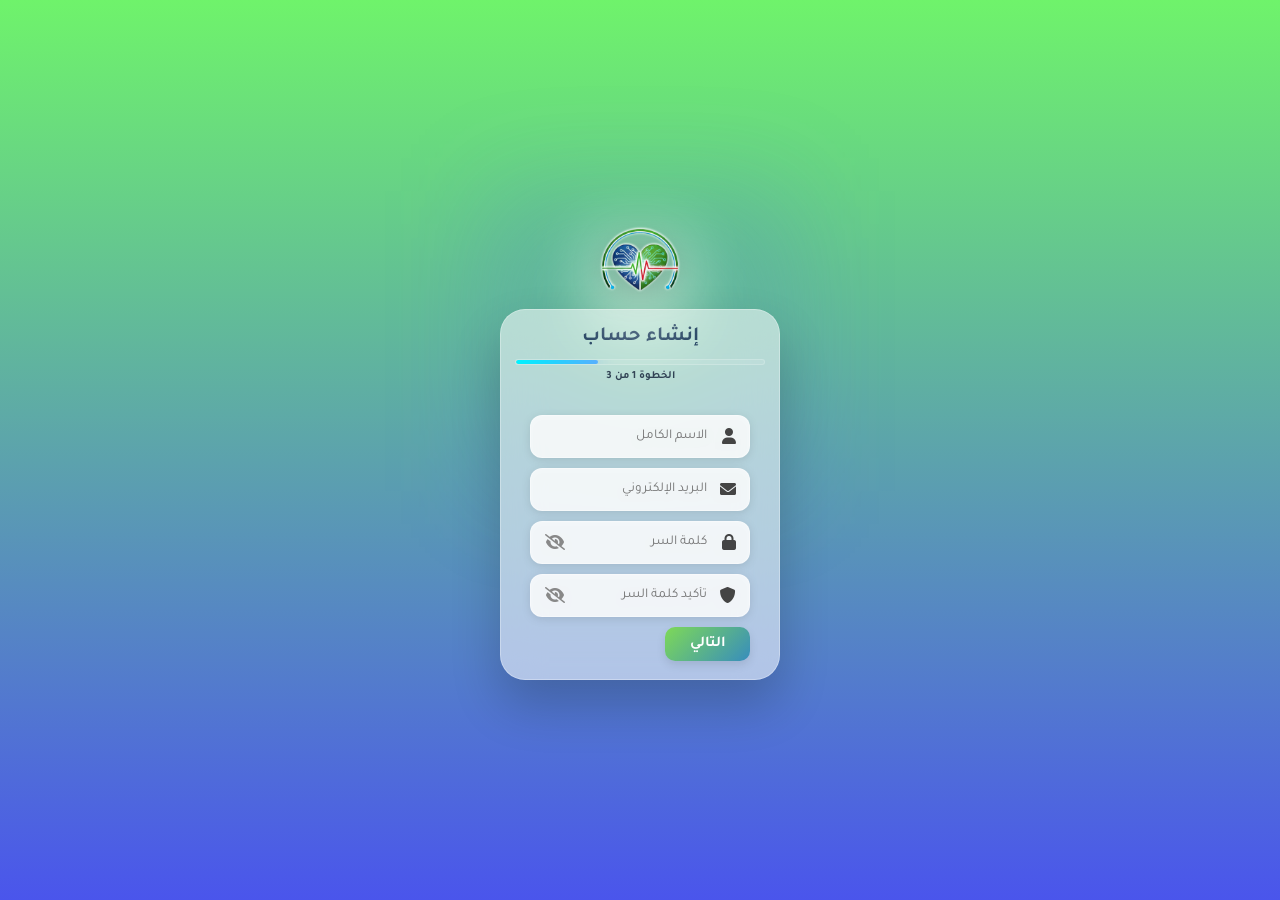
<file: index.html>
<!DOCTYPE html>
<html lang="ar" dir="rtl">
<head>
    <meta name="viewport" content="width=device-width, initial-scale=1.0">
    <meta charset="UTF-8">
    <meta name="viewport" content="width=device-width, initial-scale=1.0">
    <title>إنشاء حساب - تطبيق ذكي</title>
    <link rel="stylesheet" href="https://cdnjs.cloudflare.com/ajax/libs/font-awesome/6.0.0/css/all.min.css">
    <link rel="stylesheet" href="style.css">
</head>
<body>

    <div class="container">
        <div class="logo-area">
            <img src="medchifagz.png" alt="Logo"> </div>
        
        <div class="card register-card">
            <h2>إنشاء حساب</h2>
            
            <div class="progress-container">
                <div class="progress-bar">
                    <div class="progress-fill" style="width: 33%;"></div>
                </div>
                <span class="step-text">الخطوة 1 من 3</span>
            </div>

           <form action="register_step1.php" method="POST">

  <div class="input-group">
    <i class="fas fa-user icon"></i>
    <input type="text" name="full_name" placeholder="الاسم الكامل" required>
  </div>

<div class="input-group">
  <i class="fas fa-envelope icon"></i>
  <input type="email" name="email" placeholder="البريد الإلكتروني" required>
</div>

  <div class="input-group">
    <i class="fas fa-lock icon"></i>
    <input type="password" name="password" placeholder="كلمة السر" required>
    <i class="fas fa-eye-slash toggle-pass"></i>
  </div>

  <div class="input-group">
    <i class="fas fa-shield-alt icon"></i>
    <input type="password" name="confirm_password" placeholder="تأكيد كلمة السر" required>
    <i class="fas fa-eye-slash toggle-pass"></i>
  </div>

  <button class="next-btn" type="submit">
    التالي
  </button>

</form>

    <script src="script.js"></script>
</body>
</html>
</file>
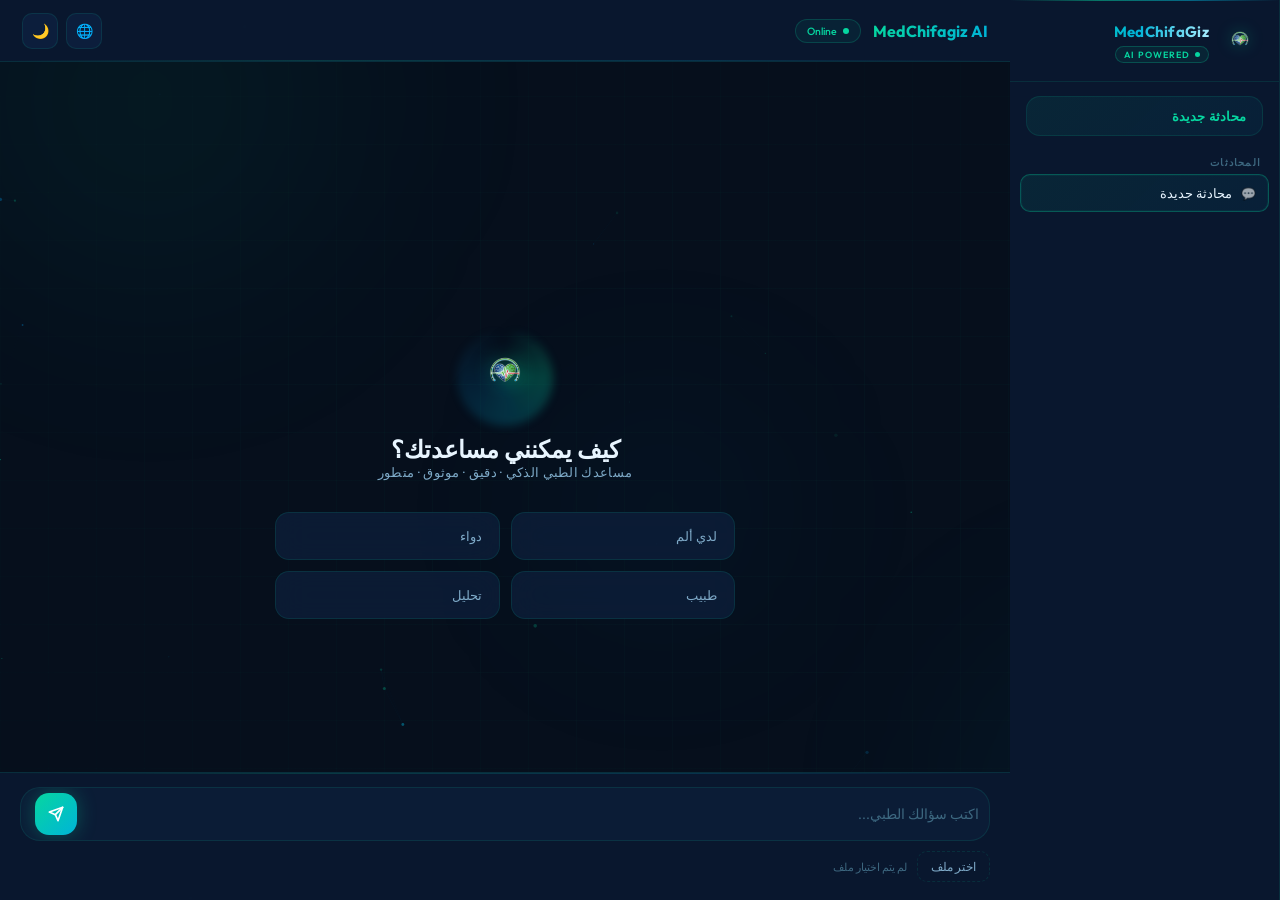
<file: chatbot_kh/index.html>
<!DOCTYPE html>
<html lang="ar" dir="rtl">
<head>
<meta charset="UTF-8">
<meta name="viewport" content="width=device-width, initial-scale=1.0">
<title>MedChifagiz AI</title>
<link href="https://fonts.googleapis.com/css2?family=Outfit:wght@300;400;500;600;700&family=Space+Grotesk:wght@400;500;600;700&display=swap" rel="stylesheet">
<style>
/* ════════════════════════════════════════════════════
   DESIGN TOKENS
════════════════════════════════════════════════════ */
:root {
  --c-teal:      #06d6a0;
  --c-cyan:      #00b4d8;
  --c-ocean:     #0077b6;
  --c-deep:      #023e8a;
  --c-navy:      #071a2f;
  --c-navy2:     #0a2240;
  --c-navy3:     #0d2d50;

  --bg:          #060f1c;
  --surface-1:   rgba(10,24,48,0.92);
  --surface-2:   rgba(13,30,58,0.80);
  --surface-3:   rgba(16,38,70,0.60);

  --glass-border: rgba(6,214,160,0.12);
  --glass-border-h:rgba(6,214,160,0.30);
  --glass-shine:  rgba(255,255,255,0.04);

  --text-primary:  #e8f5ff;
  --text-secondary:#7eaac8;
  --text-muted:    #3d6880;

  --glow-teal:   0 0 24px rgba(6,214,160,0.25);
  --glow-cyan:   0 0 24px rgba(0,180,216,0.20);
  --glow-strong: 0 0 40px rgba(6,214,160,0.40);
  --shadow-deep: 0 24px 64px rgba(0,0,0,0.50);

  --radius-xl:   20px;
  --radius-lg:   14px;
  --radius-md:   10px;
  --radius-sm:   7px;

  --ease:        cubic-bezier(0.34,1.10,0.64,1);
  --ease-out:    cubic-bezier(0.22,1,0.36,1);
  --t:           0.24s;
  --t-slow:      0.5s;

  --sidebar-w:   270px;
  --header-h:    62px;
  --input-h:     auto;

  --font-display: 'Outfit', sans-serif;
  --font-body:    'Outfit', sans-serif;
}

[data-theme="light"] {
  --bg:          #eef5fb;
  --surface-1:   rgba(255,255,255,0.94);
  --surface-2:   rgba(240,249,255,0.90);
  --surface-3:   rgba(220,240,255,0.70);
  --glass-border: rgba(0,119,182,0.13);
  --glass-border-h:rgba(0,119,182,0.28);
  --glass-shine:  rgba(255,255,255,0.60);
  --text-primary:  #071a2f;
  --text-secondary:#2d6899;
  --text-muted:    #7aadcc;
  --glow-teal:   0 0 20px rgba(6,214,160,0.15);
  --glow-strong: 0 0 32px rgba(6,214,160,0.25);
  --shadow-deep: 0 16px 48px rgba(0,80,140,0.12);
}

/* ════════════════════════════════════════════════════
   RESET & BASE
════════════════════════════════════════════════════ */
*,*::before,*::after { box-sizing:border-box; margin:0; padding:0 }
html { height:100%; overflow:hidden }
body {
  font-family: var(--font-body);
  background: var(--bg);
  color: var(--text-primary);
  height: 100vh;
  overflow: hidden;
  transition: background var(--t-slow) var(--ease-out),
              color var(--t-slow) var(--ease-out);
  position: relative;
}

/* ════════════════════════════════════════════════════
   AMBIENT LAYERS
════════════════════════════════════════════════════ */
.ambient {
  position: fixed; inset: 0;
  pointer-events: none; z-index: 0;
  overflow: hidden;
}
.ambient-orb {
  position: absolute;
  border-radius: 50%;
  filter: blur(90px);
  opacity: 0;
  animation: orbFloat var(--dur, 12s) ease-in-out infinite alternate;
}
.ambient-orb:nth-child(1) {
  width: 600px; height: 600px;
  background: radial-gradient(circle, rgba(6,214,160,0.07) 0%, transparent 70%);
  top: -200px; left: -150px;
  --dur: 14s; opacity: 1;
}
.ambient-orb:nth-child(2) {
  width: 500px; height: 500px;
  background: radial-gradient(circle, rgba(0,180,216,0.08) 0%, transparent 70%);
  bottom: -150px; right: -100px;
  --dur: 18s; opacity: 1;
  animation-delay: -6s;
}
.ambient-orb:nth-child(3) {
  width: 300px; height: 300px;
  background: radial-gradient(circle, rgba(0,119,182,0.09) 0%, transparent 70%);
  top: 40%; left: 40%;
  --dur: 22s; opacity: 1;
  animation-delay: -11s;
}
@keyframes orbFloat {
  from { transform: translate(0,0) scale(1) }
  to   { transform: translate(40px,30px) scale(1.08) }
}

/* ═══ GRID OVERLAY ═══ */
.grid-overlay {
  position: fixed; inset: 0;
  pointer-events: none; z-index: 0;
  background-image:
    linear-gradient(rgba(6,214,160,0.025) 1px, transparent 1px),
    linear-gradient(90deg, rgba(6,214,160,0.025) 1px, transparent 1px);
  background-size: 48px 48px;
  mask-image: radial-gradient(ellipse 80% 80% at 50% 50%, black 30%, transparent 100%);
}
[data-theme="light"] .grid-overlay {
  background-image:
    linear-gradient(rgba(0,119,182,0.04) 1px, transparent 1px),
    linear-gradient(90deg, rgba(0,119,182,0.04) 1px, transparent 1px);
}

/* ═══ PARTICLE CANVAS ═══ */
#particleCanvas {
  position: fixed; inset: 0;
  pointer-events: none; z-index: 0;
}

/* ════════════════════════════════════════════════════
   LAYOUT
════════════════════════════════════════════════════ */
.container {
  display: flex;
  height: 100vh;
  width: 100%;
  position: relative;
  z-index: 2;
}

/* ════════════════════════════════════════════════════
   SIDEBAR
════════════════════════════════════════════════════ */
.sidebar {
  width: var(--sidebar-w);
  min-width: var(--sidebar-w);
  background: var(--surface-1);
  border-right: 1px solid var(--glass-border);
  display: flex;
  flex-direction: column;
  position: relative;
  overflow: hidden;
  backdrop-filter: blur(32px);
  -webkit-backdrop-filter: blur(32px);
  transition: background var(--t-slow);
}

/* subtle top glow bar */
.sidebar::before {
  content: '';
  position: absolute;
  top: 0; left: 0; right: 0;
  height: 1px;
  background: linear-gradient(90deg, transparent, var(--c-teal), var(--c-cyan), transparent);
  opacity: 0.5;
}

/* ── Brand ── */
.sidebar-brand {
  padding: 22px 20px 18px;
  border-bottom: 1px solid var(--glass-border);
  display: flex;
  align-items: center;
  gap: 12px;
}
.brand-logo {
  position: relative;
  flex-shrink: 0;
  display: flex;
  align-items: center;
  justify-content: center;
}
.brand-logo img {
  width: 38px; height: 38px;
  object-fit: contain;
  border-radius: 10px;
  position: relative; z-index: 2;
  filter: drop-shadow(0 0 8px rgba(6,214,160,0.35));
  animation: logoBreath 3.5s ease-in-out infinite;
}
@keyframes logoBreath {
  0%,100% { filter: drop-shadow(0 0 6px rgba(6,214,160,0.30)) }
  50%      { filter: drop-shadow(0 0 14px rgba(6,214,160,0.55)) drop-shadow(0 0 28px rgba(0,180,216,0.25)) }
}
.brand-info { flex: 1; min-width: 0 }
.brand-name {
  font-family: var(--font-display);
  font-size: 15px; font-weight: 700;
  background: linear-gradient(100deg, var(--c-teal) 0%, var(--c-cyan) 60%, #a8edff 100%);
  -webkit-background-clip: text;
  -webkit-text-fill-color: transparent;
  background-clip: text;
  letter-spacing: 0.3px;
  white-space: nowrap;
  overflow: hidden;
  text-overflow: ellipsis;
}
.brand-badge {
  display: inline-flex; align-items: center; gap: 5px;
  margin-top: 3px;
  padding: 2px 8px;
  border-radius: 20px;
  border: 1px solid rgba(6,214,160,0.25);
  background: rgba(6,214,160,0.07);
  font-size: 9px; font-weight: 600; letter-spacing: 1px;
  color: var(--c-teal);
  text-transform: uppercase;
}
.brand-badge::before {
  content: '';
  width: 5px; height: 5px; border-radius: 50%;
  background: var(--c-teal);
  animation: pulse-dot 1.8s ease-in-out infinite;
}
@keyframes pulse-dot {
  0%,100% { opacity: 1; transform: scale(1) }
  50%      { opacity: 0.4; transform: scale(0.7) }
}

/* ── New Chat Button ── */
.new-chat-btn {
  margin: 14px 16px 10px;
  padding: 11px 16px;
  display: flex; align-items: center; gap: 8px;
  border-radius: var(--radius-lg);
  border: 1px solid var(--glass-border);
  background: linear-gradient(135deg, rgba(6,214,160,0.08), rgba(0,180,216,0.06));
  color: var(--c-teal);
  font-family: var(--font-body);
  font-size: 13px; font-weight: 600;
  cursor: pointer;
  transition: all var(--t) var(--ease);
  position: relative;
  overflow: hidden;
  letter-spacing: 0.2px;
}
.new-chat-btn::after {
  content: '';
  position: absolute; inset: 0;
  background: linear-gradient(135deg, rgba(6,214,160,0.12), rgba(0,180,216,0.10));
  opacity: 0;
  transition: opacity var(--t);
}
.new-chat-btn:hover { border-color: var(--glass-border-h); transform: translateY(-1px); box-shadow: var(--glow-teal) }
.new-chat-btn:hover::after { opacity: 1 }
.new-chat-btn svg { flex-shrink: 0 }

/* ── Chat List ── */
.sidebar-label {
  padding: 10px 18px 6px;
  font-size: 9.5px; font-weight: 600; letter-spacing: 1.2px;
  color: var(--text-muted); text-transform: uppercase;
}
#chatList {
  flex: 1; overflow-y: auto;
  padding: 0 10px 16px;
  display: flex; flex-direction: column; gap: 3px;
}
#chatList::-webkit-scrollbar { width: 3px }
#chatList::-webkit-scrollbar-thumb { background: var(--glass-border); border-radius: 4px }

.chat-history-item {
  padding: 10px 12px;
  border-radius: var(--radius-md);
  cursor: pointer;
  display: flex; align-items: center; gap: 9px;
  color: var(--text-secondary);
  font-size: 12.5px; font-weight: 400;
  border: 1px solid transparent;
  transition: all var(--t) var(--ease-out);
  position: relative; overflow: hidden;
}
.chat-history-item:hover {
  background: var(--surface-3);
  border-color: var(--glass-border);
  color: var(--text-primary);
}
.chat-history-item.active {
  background: linear-gradient(135deg, rgba(6,214,160,0.08), rgba(0,180,216,0.06));
  border-color: var(--glass-border-h);
  color: var(--text-primary);
  box-shadow: inset 0 0 0 1px rgba(6,214,160,0.06);
}
.chi-icon { font-size: 12px; opacity: 0.6; flex-shrink: 0 }
.chi-text { flex: 1; overflow: hidden; text-overflow: ellipsis; white-space: nowrap }
.chi-del {
  display: none; align-items: center; justify-content: center;
  width: 20px; height: 20px; border-radius: 5px;
  border: none; background: none;
  color: var(--text-muted); cursor: pointer; font-size: 10px;
  transition: all 0.15s; flex-shrink: 0;
}
.chat-history-item:hover .chi-del { display: flex }
.chi-del:hover { background: rgba(255,90,90,0.12); color: #ff6b6b }

/* ════════════════════════════════════════════════════
   MAIN CHAT COLUMN
════════════════════════════════════════════════════ */
.chat-area {
  flex: 1; display: flex; flex-direction: column; overflow: hidden; position: relative;
}

/* ════════════════════════════════════════════════════
   HEADER
════════════════════════════════════════════════════ */
.header {
  height: var(--header-h);
  background: var(--surface-1);
  border-bottom: 1px solid var(--glass-border);
  padding: 0 22px;
  display: flex; align-items: center; justify-content: space-between;
  backdrop-filter: blur(32px);
  -webkit-backdrop-filter: blur(32px);
  position: relative; z-index: 10;
  flex-shrink: 0;
  transition: background var(--t-slow);
}
.header::after {
  content: '';
  position: absolute; bottom: 0; left: 0; right: 0; height: 1px;
  background: linear-gradient(90deg, transparent 0%, var(--c-teal) 30%, var(--c-cyan) 70%, transparent 100%);
  opacity: 0.18;
}
.header-left { display: flex; align-items: center; gap: 12px }
.header-title {
  font-family: var(--font-display);
  font-size: 16px; font-weight: 700;
  background: linear-gradient(100deg, var(--c-teal), var(--c-cyan));
  -webkit-background-clip: text;
  -webkit-text-fill-color: transparent;
  background-clip: text;
}
.status-chip {
  display: flex; align-items: center; gap: 6px;
  padding: 4px 11px; border-radius: 20px;
  border: 1px solid rgba(6,214,160,0.20);
  background: rgba(6,214,160,0.06);
  font-size: 10.5px; font-weight: 500; color: var(--c-teal);
}
.status-dot {
  width: 6px; height: 6px; border-radius: 50%; background: var(--c-teal);
  animation: pulse-dot 1.8s ease-in-out infinite;
}
.header-right { display: flex; align-items: center; gap: 8px }
.hdr-btn {
  width: 36px; height: 36px; border-radius: var(--radius-md);
  border: 1px solid var(--glass-border);
  background: var(--surface-3);
  color: var(--text-secondary); cursor: pointer; font-size: 14px;
  display: flex; align-items: center; justify-content: center;
  transition: all var(--t) var(--ease);
  font-family: var(--font-body);
}
.hdr-btn:hover {
  border-color: var(--glass-border-h);
  color: var(--text-primary);
  background: var(--surface-2);
  box-shadow: var(--glow-teal);
  transform: translateY(-1px);
}

/* ════════════════════════════════════════════════════
   CHAT BOX
════════════════════════════════════════════════════ */
.chat-box {
  flex: 1; display: flex; flex-direction: column;
  overflow: hidden; position: relative;
}

/* ════════════════════════════════════════════════════
   WELCOME SCREEN
════════════════════════════════════════════════════ */
#welcomeScreen {
  position: absolute; inset: 0;
  display: flex; flex-direction: column;
  align-items: center; justify-content: center;
  padding: 32px 24px;
  z-index: 5;
}
.welcome-logo-wrap {
  position: relative; margin-bottom: 22px;
  display: flex; align-items: center; justify-content: center;
}
.welcome-logo-wrap img {
  width: 68px; height: 68px;
  object-fit: contain;
  position: relative; z-index: 2;
  filter: drop-shadow(0 0 10px rgba(6,214,160,0.40));
  animation: logoBreath 3.5s ease-in-out infinite;
}
.welcome-glow-ring {
  position: absolute; inset: -14px; border-radius: 50%;
  background: conic-gradient(from 0deg, rgba(6,214,160,0), rgba(6,214,160,0.25), rgba(0,180,216,0.20), rgba(0,119,182,0.15), rgba(6,214,160,0));
  animation: ringRotate 5s linear infinite;
  filter: blur(4px);
}
@keyframes ringRotate { to { transform: rotate(360deg) } }

.welcome h2 {
  font-family: var(--font-display);
  font-size: 24px; font-weight: 700;
  color: var(--text-primary);
  text-align: center; margin-bottom: 8px;
}
.welcome-tagline {
  font-size: 12.5px; color: var(--text-secondary);
  text-align: center; margin-bottom: 32px; font-weight: 400; letter-spacing: 0.3px;
}
.suggestions {
  display: grid; grid-template-columns: repeat(2,1fr);
  gap: 11px; max-width: 460px; width: 100%;
}
.suggestions button {
  padding: 15px 17px;
  border-radius: var(--radius-lg);
  border: 1px solid var(--glass-border);
  background: var(--surface-2);
  color: var(--text-secondary);
  font-family: var(--font-body);
  font-size: 13px; font-weight: 500;
  cursor: pointer;
  display: flex; align-items: center; gap: 9px;
  text-align: start;
  transition: all var(--t) var(--ease);
  position: relative; overflow: hidden;
  backdrop-filter: blur(16px);
}
.suggestions button::before {
  content: '';
  position: absolute; inset: 0;
  background: linear-gradient(135deg, rgba(6,214,160,0.07), rgba(0,180,216,0.05));
  opacity: 0; transition: opacity var(--t);
}
.suggestions button:hover {
  border-color: var(--glass-border-h);
  color: var(--text-primary);
  transform: translateY(-2px);
  box-shadow: var(--glow-teal), 0 8px 24px rgba(0,0,0,0.2);
}
.suggestions button:hover::before { opacity: 1 }
.sug-emoji { font-size: 18px; flex-shrink: 0 }

/* ════════════════════════════════════════════════════
   MESSAGES
════════════════════════════════════════════════════ */
#messages {
  flex: 1; overflow-y: auto;
  padding: 28px 28px 16px;
  display: flex; flex-direction: column; gap: 6px;
  scroll-behavior: smooth;
}
#messages::-webkit-scrollbar { width: 4px }
#messages::-webkit-scrollbar-thumb { background: var(--glass-border); border-radius: 4px }

.msg {
  max-width: 72%; line-height: 1.70;
  font-size: 13.5px; font-weight: 400;
  padding: 13px 18px;
  border-radius: var(--radius-xl);
  position: relative;
  animation: msgReveal 0.30s var(--ease) forwards;
  white-space: pre-line; word-break: break-word;
}
@keyframes msgReveal {
  from { opacity: 0; transform: translateY(14px) scale(0.96) }
  to   { opacity: 1; transform: translateY(0) scale(1) }
}

/* ── User bubble ── */
.user {
  align-self: flex-end;
  background: linear-gradient(135deg, #0077b6 0%, #00b4d8 60%, #06d6a0 100%);
  color: #fff;
  border-bottom-right-radius: var(--radius-sm);
  box-shadow: 0 4px 20px rgba(0,180,216,0.30), 0 1px 0 rgba(255,255,255,0.08) inset;
}
html[dir="ltr"] .user { border-bottom-right-radius: var(--radius-sm) }
html[dir="rtl"] .user { border-bottom-left-radius: var(--radius-sm) }

/* ── Bot bubble ── */
.bot {
  align-self: flex-start;
  background: var(--surface-2);
  color: var(--text-primary);
  border: 1px solid var(--glass-border);
  border-bottom-left-radius: var(--radius-sm);
  box-shadow: 0 4px 24px rgba(0,0,0,0.18), var(--glow-teal);
  backdrop-filter: blur(20px);
}
html[dir="rtl"] .bot { border-bottom-right-radius: var(--radius-sm); border-bottom-left-radius: var(--radius-xl) }
.bot::before {
  content: '✦';
  font-size: 10px; color: var(--c-teal);
  margin-inline-end: 7px; opacity: 0.8;
}

/* ════════════════════════════════════════════════════
   INPUT AREA
════════════════════════════════════════════════════ */
.input-area {
  padding: 14px 20px 18px;
  background: var(--surface-1);
  border-top: 1px solid var(--glass-border);
  display: flex; flex-direction: column; gap: 10px;
  backdrop-filter: blur(32px);
  -webkit-backdrop-filter: blur(32px);
  flex-shrink: 0;
  position: relative;
  transition: background var(--t-slow);
}
.input-area::before {
  content: '';
  position: absolute; top: 0; left: 0; right: 0; height: 1px;
  background: linear-gradient(90deg, transparent 0%, var(--c-teal) 30%, var(--c-cyan) 70%, transparent 100%);
  opacity: 0.18;
}

/* ── Main input row ── */
.input-main-row {
  display: flex; align-items: center; gap: 10px;
  background: var(--surface-2);
  border: 1px solid var(--glass-border);
  border-radius: var(--radius-xl);
  padding: 5px 6px 5px 14px;
  transition: border-color var(--t), box-shadow var(--t);
  position: relative; overflow: hidden;
}
.input-main-row:focus-within {
  border-color: var(--glass-border-h);
  box-shadow: var(--glow-teal), 0 0 0 1px rgba(6,214,160,0.08);
}
#message {
  flex: 1; border: none; background: transparent;
  color: var(--text-primary);
  font-family: var(--font-body);
  font-size: 13.5px; font-weight: 400;
  outline: none; padding: 8px 4px;
  direction: rtl; text-align: right;
  caret-color: var(--c-teal);
}
#message::placeholder { color: var(--text-muted) }
[dir="ltr"] #message { direction: ltr; text-align: left }

#sendBtn {
  flex-shrink: 0;
  width: 42px; height: 42px;
  border-radius: var(--radius-lg);
  border: none;
  background: linear-gradient(135deg, var(--c-teal), var(--c-cyan));
  color: #fff; cursor: pointer;
  display: flex; align-items: center; justify-content: center;
  font-size: 15px;
  transition: all var(--t) var(--ease);
  box-shadow: 0 0 20px rgba(6,214,160,0.30);
  position: relative; overflow: hidden;
  font-family: var(--font-body);
}
#sendBtn::after {
  content: '';
  position: absolute; inset: 0;
  background: linear-gradient(135deg, rgba(255,255,255,0.15), transparent);
  opacity: 0; transition: opacity var(--t);
}
#sendBtn:hover { transform: scale(1.06); box-shadow: 0 0 32px rgba(6,214,160,0.50) }
#sendBtn:hover::after { opacity: 1 }
#sendBtn:active { transform: scale(0.96) }
/* Hidden send-text span for data-t */
#sendBtn-label { display: none }

/* ── Extras row ── */
.input-extras-row {
  display: flex; align-items: center; gap: 10px; flex-wrap: nowrap;
}
.file-upload-btn {
  display: flex; align-items: center; gap: 7px;
  padding: 7px 13px; border-radius: var(--radius-md);
  border: 1px dashed var(--glass-border);
  background: transparent;
  color: var(--text-secondary);
  font-family: var(--font-body);
  font-size: 11.5px; font-weight: 500;
  cursor: pointer; white-space: nowrap; flex-shrink: 0;
  transition: all var(--t) var(--ease);
}
.file-upload-btn:hover {
  border-color: rgba(0,180,216,0.35);
  color: var(--c-cyan);
  background: rgba(0,180,216,0.05);
}
#fileName {
  flex: 1; font-size: 11px; color: var(--text-muted);
  overflow: hidden; text-overflow: ellipsis; white-space: nowrap; min-width: 0;
}
#previewImg {
  max-width: 52px; max-height: 40px;
  border-radius: var(--radius-sm);
  border: 1px solid var(--glass-border);
  object-fit: cover; display: none; flex-shrink: 0;
}
#removeImgBtn {
  flex-shrink: 0;
  display: none;
  padding: 5px 10px; border-radius: var(--radius-sm);
  border: 1px solid rgba(255,100,100,0.22);
  background: rgba(255,90,90,0.07);
  color: #ff7070; font-size: 11px; font-weight: 500;
  cursor: pointer; font-family: var(--font-body);
  transition: all var(--t);
}
#removeImgBtn:hover { background: rgba(255,90,90,0.14) }

/* ════════════════════════════════════════════════════
   RESPONSIVE
════════════════════════════════════════════════════ */
@media (max-width: 700px) {
  .sidebar { width: 210px; min-width: 210px }
  #messages { padding: 16px 14px 10px }
  .msg { max-width: 88% }
  .suggestions { grid-template-columns: 1fr; max-width: 300px }
}
@media (max-width: 500px) {
  .sidebar { display: none }
  .msg { max-width: 94% }
}

/* ════════════════════════════════════════════════════
   SCROLLBAR GLOBAL
════════════════════════════════════════════════════ */
::-webkit-scrollbar { width: 4px; height: 4px }
::-webkit-scrollbar-track { background: transparent }
::-webkit-scrollbar-thumb { background: var(--glass-border); border-radius: 6px }
</style>
</head>

<body>

<!-- Ambient background -->
<div class="ambient">
  <div class="ambient-orb"></div>
  <div class="ambient-orb"></div>
  <div class="ambient-orb"></div>
</div>
<div class="grid-overlay"></div>
<canvas id="particleCanvas"></canvas>

<div class="container">

  <!-- ══════ SIDEBAR ══════ -->
  <div class="sidebar">

    <div class="sidebar-brand">
      <div class="brand-logo">
        <img src="../medchifagz.png" alt="MedChifaGiz"
             onerror="this.style.opacity='0';this.style.width='0'">
      </div>
      <div class="brand-info">
        <div class="brand-name">MedChifaGiz</div>
        <div class="brand-badge">AI Powered</div>
      </div>
    </div>

    <button class="new-chat-btn" onclick="newChat()" data-t="newChat">
      <svg width="13" height="13" viewBox="0 0 24 24" fill="none"
           stroke="currentColor" stroke-width="2.5" stroke-linecap="round" stroke-linejoin="round">
        <line x1="12" y1="5" x2="12" y2="19"/><line x1="5" y1="12" x2="19" y2="12"/>
      </svg>
      محادثة جديدة
    </button>

    <div class="sidebar-label">المحادثات</div>
    <div id="chatList"></div>

  </div>

  <!-- ══════ MAIN ══════ -->
  <div class="chat-area">

    <!-- Header -->
    <div class="header">
      <div class="header-left">
        <span class="header-title">MedChifagiz AI</span>
        <div class="status-chip">
          <div class="status-dot"></div>
          Online
        </div>
      </div>
      <div class="header-right">
        <button class="hdr-btn" onclick="toggleLang()" title="Language">🌐</button>
        <button class="hdr-btn" onclick="toggleTheme()" id="themeBtn" title="Theme">🌙</button>
      </div>
    </div>

    <!-- Chat box -->
    <div class="chat-box">

      <!-- Welcome -->
      <div id="welcomeScreen">
        <div class="welcome-logo-wrap">
          <div class="welcome-glow-ring"></div>
          <img src="../medchifagz.png" alt="MedChifaGiz"
               onerror="this.style.display='none'">
        </div>
        <h2 data-t="welcome">كيف يمكنني مساعدتك؟</h2>
        <p class="welcome-tagline">مساعدك الطبي الذكي · دقيق · موثوق · متطور</p>
        <div class="suggestions">
          <button onclick="sendSuggestion('pain')" data-t="pain">
            <span class="sug-emoji">🤒</span>لدي ألم
          </button>
          <button onclick="sendSuggestion('medicine')" data-t="medicine">
            <span class="sug-emoji">💊</span>دواء
          </button>
          <button onclick="sendSuggestion('doctor')" data-t="doctor">
            <span class="sug-emoji">🧑‍⚕️</span>طبيب
          </button>
          <button onclick="sendSuggestion('analysis')" data-t="analysis">
            <span class="sug-emoji">🧠</span>تحليل
          </button>
        </div>
      </div>

      <!-- Messages -->
      <div id="messages" class="messages"></div>

      <!-- Input -->
      <div class="input-area">
        <div class="input-main-row">
          <input id="message" placeholder="اكتب سؤالك الطبي..." />
          <button id="sendBtn" type="button" onclick="sendMessage()">
            <svg width="16" height="16" viewBox="0 0 24 24" fill="none"
                 stroke="currentColor" stroke-width="2.5" stroke-linecap="round" stroke-linejoin="round">
              <line x1="22" y1="2" x2="11" y2="13"/>
              <polygon points="22 2 15 22 11 13 2 9 22 2"/>
            </svg>
            <span id="sendBtn-label" data-t="send">Send</span>
          </button>
        </div>
        <div class="input-extras-row">
          <label class="file-upload-btn" for="imageInput" data-t="chooseFile">
            <svg width="12" height="12" viewBox="0 0 24 24" fill="none"
                 stroke="currentColor" stroke-width="2" stroke-linecap="round" stroke-linejoin="round">
              <rect x="3" y="3" width="18" height="18" rx="2"/>
              <circle cx="8.5" cy="8.5" r="1.5"/>
              <polyline points="21 15 16 10 5 21"/>
            </svg>
            📷 صورة
          </label>
          <input type="file" id="imageInput" accept="image/*" style="display:none">
          <span id="fileName">No file chosen</span>
          <img id="previewImg" style="display:none">
          <button id="removeImgBtn" style="display:none">❌</button>
        </div>
      </div>

    </div><!-- /.chat-box -->
  </div><!-- /.chat-area -->
</div><!-- /.container -->

<script>
/* ══════════════════════════════════════════════════
   PARTICLES
══════════════════════════════════════════════════ */
(function () {
  const cvs = document.getElementById('particleCanvas');
  const ctx = cvs.getContext('2d');
  let W, H;
  const N = 42;
  const pts = [];
  const cols = ['#06d6a0','#00b4d8','#0077b6','#05c48f'];
  function resize() { W = cvs.width = innerWidth; H = cvs.height = innerHeight }
  resize(); window.addEventListener('resize', resize);
  for (let i = 0; i < N; i++) {
    pts.push({
      x: Math.random()*1920, y: Math.random()*1080,
      vx:(Math.random()-.5)*.22, vy:(Math.random()-.5)*.22,
      r: Math.random()*1.4+.4,
      c: cols[Math.floor(Math.random()*cols.length)],
      a: Math.random()*.35+.08
    });
  }
  function frame() {
    ctx.clearRect(0,0,W,H);
    for (let i = 0; i < N; i++) {
      let p = pts[i];
      p.x += p.vx; p.y += p.vy;
      if (p.x < 0) p.x = W; if (p.x > W) p.x = 0;
      if (p.y < 0) p.y = H; if (p.y > H) p.y = 0;
      ctx.beginPath(); ctx.arc(p.x,p.y,p.r,0,Math.PI*2);
      ctx.fillStyle = p.c; ctx.globalAlpha = p.a; ctx.fill();
    }
    ctx.globalAlpha = 1;
    for (let i = 0; i < N; i++) {
      for (let j = i+1; j < N; j++) {
        let dx = pts[i].x-pts[j].x, dy = pts[i].y-pts[j].y;
        let d = Math.sqrt(dx*dx+dy*dy);
        if (d < 105) {
          ctx.beginPath();
          ctx.moveTo(pts[i].x,pts[i].y); ctx.lineTo(pts[j].x,pts[j].y);
          ctx.strokeStyle = '#00b4d8'; ctx.globalAlpha = (1-d/105)*.07;
          ctx.lineWidth = .5; ctx.stroke(); ctx.globalAlpha = 1;
        }
      }
    }
    requestAnimationFrame(frame);
  }
  frame();
})();

/* ══════════════════════════════════════════════════
   THEME TOGGLE
══════════════════════════════════════════════════ */
let isDark = localStorage.getItem('mcg-theme') !== 'light';
function applyTheme() {
  document.documentElement.setAttribute('data-theme', isDark ? 'dark' : 'light');
  document.getElementById('themeBtn').textContent = isDark ? '🌙' : '☀️';
}
function toggleTheme() {
  isDark = !isDark;
  localStorage.setItem('mcg-theme', isDark ? 'dark' : 'light');
  applyTheme();
}
applyTheme();

/* ══════════════════════════════════════════════════
   ALL ORIGINAL JAVASCRIPT LOGIC — UNTOUCHED
══════════════════════════════════════════════════ */
let lang = localStorage.getItem("lang") || "ar";

const translations = {
  ar: {
    welcome: "كيف يمكنني مساعدتك؟",
    pain: "لدي ألم",
    medicine: "دواء",
    doctor: "طبيب",
    analysis: "تحليل",
    send: "إرسال",
    newChat: "محادثة جديدة",
    placeholder: "اكتب سؤالك الطبي...",
    chooseFile: "اختر ملف",
    noFile: "لم يتم اختيار ملف"
  },
  en: {
    welcome: "How can I help you?",
    pain: "I have pain",
    medicine: "Medicine",
    doctor: "Doctor",
    analysis: "Analysis",
    send: "Send",
    newChat: "New Chat",
    placeholder: "Ask a health question...",
    chooseFile: "Choose File",
    noFile: "No file chosen"
  },
  fr: {
    welcome: "Comment puis-je vous aider ?",
    pain: "J'ai une douleur",
    medicine: "Médicament",
    doctor: "Médecin",
    analysis: "Analyse",
    send: "Envoyer",
    newChat: "Nouveau Chat",
    placeholder: "Posez une question médicale...",
    chooseFile: "Choisir un fichier",
    noFile: "Aucun fichier choisi"
  }
};

function applyLanguage() {
  document.querySelectorAll("[data-t]").forEach(el => {
    let key = el.getAttribute("data-t");
    if (translations[lang][key]) {
      el.innerText = translations[lang][key];
    }
  });
  let input = document.getElementById("message");
  if (input && translations[lang].placeholder) {
    input.placeholder = translations[lang].placeholder;
  }
  let fileNameEl = document.getElementById("fileName");
  let inputFile = document.getElementById("imageInput");
  if (fileNameEl && inputFile) {
    if (inputFile.files.length === 0) {
      fileNameEl.innerText = translations[lang].noFile;
    }
  }
  renderChats();
}

document.addEventListener("DOMContentLoaded", function () {
  let input = document.getElementById("imageInput");
  let preview = document.getElementById("previewImg");
  let fileNameEl = document.getElementById("fileName");
  input.addEventListener("change", function () {
    let fileName = this.files.length > 0
      ? this.files[0].name
      : translations[lang].noFile;
    fileNameEl.innerText = fileName;
    if (this.files && this.files[0]) {
      let reader = new FileReader();
      reader.onload = function (e) {
        preview.src = e.target.result;
        preview.style.display = "block";
        document.getElementById("removeImgBtn").style.display = "inline-block";
      };
      reader.readAsDataURL(this.files[0]);
    }
  });
});

let chats = JSON.parse(localStorage.getItem("chats")) || [];
let currentChat = 0;

function addMessage(text, type) {
  let div = document.createElement("div");
  div.className = "msg " + type;
  div.innerText = text;
  div.style.whiteSpace = "pre-line";
  document.getElementById("messages").appendChild(div);
  document.getElementById("messages").scrollTop =
    document.getElementById("messages").scrollHeight;
}

function sendMessage() {
  document.getElementById("welcomeScreen").style.display = "none";
  if (!checkLimit()) {
    addMessage("⛔ وصلت إلى الحد اليومي (30 سؤال).\nارجع بعد 6 ساعات ⏳", "bot");
    return;
  }
  let input = document.getElementById("message");
  let text = input.value.trim();
  let imageInput = document.getElementById("imageInput");
  if (text === "" && imageInput.files.length === 0) { return; }
  if (text) { addMessage(text, "user"); }
  if (imageInput.files.length > 0) {
    let img = document.createElement("img");
    img.src = URL.createObjectURL(imageInput.files[0]);
    img.style.maxWidth = "150px";
    let div = document.createElement("div");
    div.className = "msg user";
    div.appendChild(img);
    document.getElementById("messages").appendChild(div);
  }
  if (!chats[currentChat]) chats[currentChat] = [];
  chats[currentChat].push({ role: "user", content: text || "[image]" });
  localStorage.setItem("chats", JSON.stringify(chats));
  renderChats();
  usage.count++;
  localStorage.setItem("usage", JSON.stringify(usage));
  let limitedHistory = chats[currentChat].slice(-5).map(msg => ({
    role: fixRole(msg.role), content: msg.content
  }));
  let formData = new FormData();
  formData.append("message", text);
  formData.append("history", JSON.stringify(limitedHistory));
  if (imageInput.files.length > 0) { formData.append("image", imageInput.files[0]); }
  fetch("chatbot.php", { method: "POST", body: formData })
    .then(res => res.json())
    .then(data => {
      let textReply = data.reply;
      if (data.specialty) { textReply += "\n\n🩺 Recommended doctor: " + data.specialty; }
      addMessage(textReply, "bot");
      chats[currentChat].push({ role: "assistant", content: textReply });
      localStorage.setItem("chats", JSON.stringify(chats));
      renderChats();
    });
  input.value = "";
  imageInput.value = "";
  document.getElementById("previewImg").style.display = "none";
  document.getElementById("fileName").innerText = translations[lang].noFile;
  document.getElementById("removeImgBtn").style.display = "none";
  let msgBox = document.getElementById("messages");
  msgBox.scrollTop = msgBox.scrollHeight;
}

function sendSuggestion(key) {
  let text = translations[lang][key];
  document.getElementById("message").value = text;
  sendMessage();
}

function toggleLang() {
  if (lang === "ar") { lang = "en"; }
  else if (lang === "en") { lang = "fr"; }
  else { lang = "ar"; }
  localStorage.setItem("lang", lang);
  applyLanguage();
  document.body.dir = (lang === "ar") ? "rtl" : "ltr";
  document.documentElement.dir = (lang === "ar") ? "rtl" : "ltr";
  document.getElementById("message").style.direction = (lang === "ar") ? "rtl" : "ltr";
  document.getElementById("message").style.textAlign = (lang === "ar") ? "right" : "left";
}

function fixRole(role) { return role === "bot" ? "assistant" : role; }

function newChat() {
  chats.push([]);
  currentChat = chats.length - 1;
  localStorage.setItem("chats", JSON.stringify(chats));
  renderChats();
  loadChat(currentChat);
}

function renderChats() {
  let chatList = document.getElementById("chatList");
  chatList.innerHTML = "";
  chats.forEach((chat, index) => {
    let div = document.createElement("div");
    div.className = "chat-history-item" + (index === currentChat ? " active" : "");
    let title = chat.length > 0
      ? chat[0].content.substring(0, 20)
      : translations[lang].newChat;
    let iconSpan = document.createElement("span");
    iconSpan.className = "chi-icon"; iconSpan.innerText = "💬";
    let textSpan = document.createElement("span");
    textSpan.className = "chi-text"; textSpan.innerText = title;
    let deleteBtn = document.createElement("button");
    deleteBtn.className = "chi-del"; deleteBtn.innerText = "✕";
    deleteBtn.onclick = (e) => {
      e.stopPropagation();
      chats.splice(index, 1);
      if (chats.length === 0) { chats.push([]); }
      currentChat = 0;
      localStorage.setItem("chats", JSON.stringify(chats));
      renderChats();
      loadChat(currentChat);
    };
    div.onclick = () => loadChat(index);
    div.appendChild(iconSpan);
    div.appendChild(textSpan);
    div.appendChild(deleteBtn);
    chatList.appendChild(div);
  });
}

function loadChat(index) {
  currentChat = index;
  let messagesBox = document.getElementById("messages");
  messagesBox.innerHTML = "";
  if (chats[index].length === 0) {
    document.getElementById("welcomeScreen").style.display = "flex";
  } else {
    document.getElementById("welcomeScreen").style.display = "none";
  }
  chats[index].forEach(msg => {
    let uiRole = msg.role === "assistant" ? "bot" : msg.role;
    addMessage(msg.content, uiRole);
  });
}

window.onload = () => {
  if (chats.length === 0) { chats.push([]); }
  renderChats();
  loadChat(currentChat);
  applyLanguage();
  document.body.dir = (lang === "ar") ? "rtl" : "ltr";
  document.documentElement.dir = (lang === "ar") ? "rtl" : "ltr";
  document.getElementById("message").style.direction = (lang === "ar") ? "rtl" : "ltr";
  document.getElementById("message").style.textAlign = (lang === "ar") ? "right" : "left";
  let removeBtn = document.getElementById("removeImgBtn");
  removeBtn.addEventListener("click", function () {
    document.getElementById("imageInput").value = "";
    document.getElementById("previewImg").style.display = "none";
    document.getElementById("fileName").innerText = translations[lang].noFile;
    this.style.display = "none";
  });
};

const MAX_QUESTIONS = 30;
const WAIT_HOURS = 6;
let usage = JSON.parse(localStorage.getItem("usage")) || { count: 0, lastReset: Date.now() };

function checkLimit() {
  let now = Date.now();
  let hoursPassed = (now - usage.lastReset) / (1000 * 60 * 60);
  if (hoursPassed >= WAIT_HOURS) {
    usage.count = 0; usage.lastReset = now;
    localStorage.setItem("usage", JSON.stringify(usage));
  }
  if (usage.count >= MAX_QUESTIONS) { return false; }
  return true;
}

document.getElementById("message").addEventListener("keypress", function (e) {
  if (e.key === "Enter") { sendMessage(); }
});
</script>
</body>
</html>
</file>
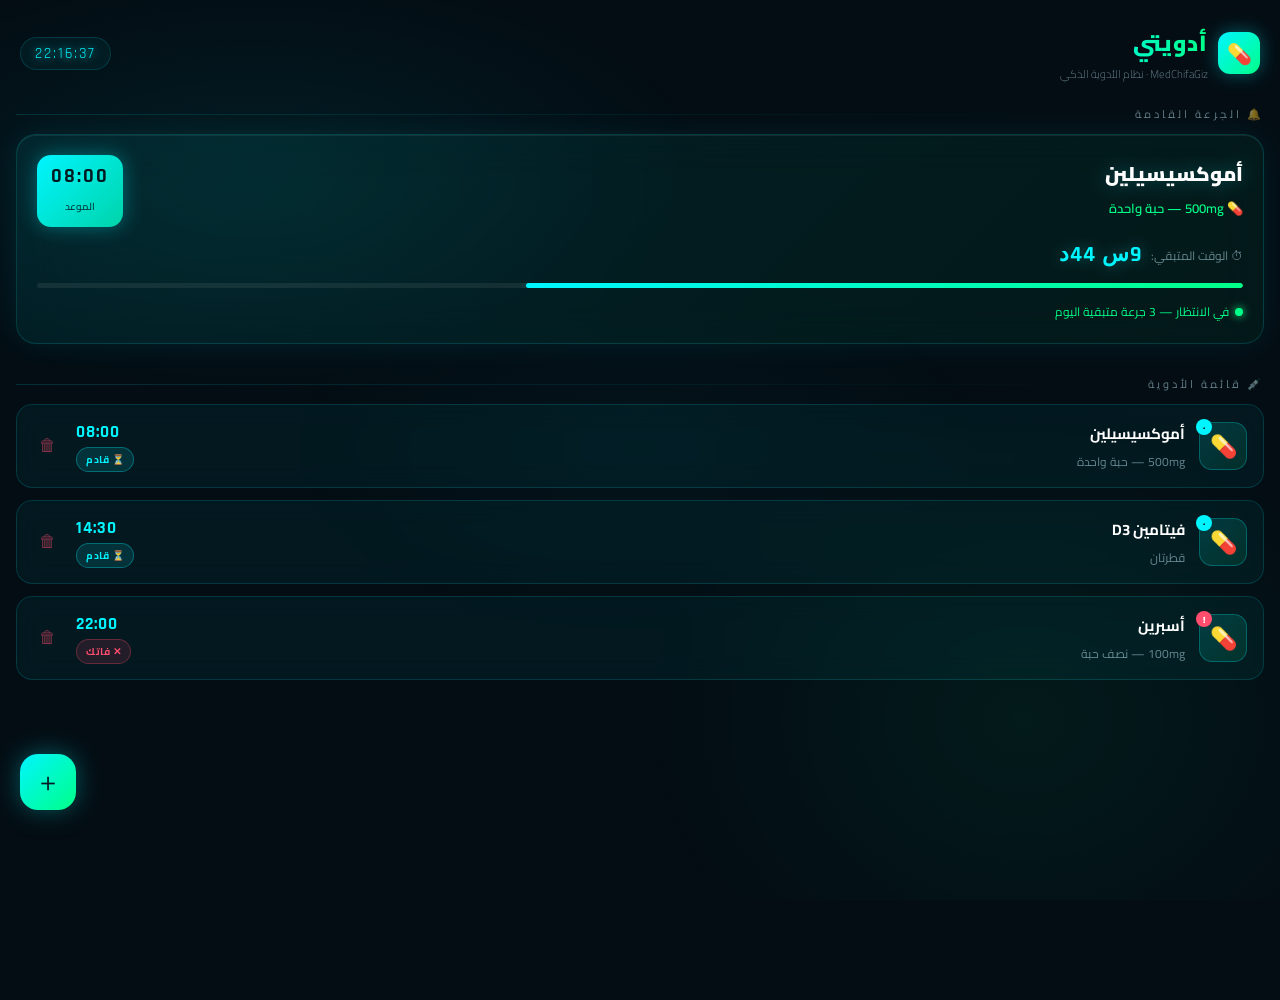
<file: adwiyati.html>
<!DOCTYPE html>
<html lang="ar" dir="rtl">
<head>
  <meta charset="UTF-8" />
  <meta name="viewport" content="width=device-width, initial-scale=1.0" />
  <title>أدويتي — MedChifaGiz</title>
  <link href="https://fonts.googleapis.com/css2?family=Cairo:wght@300;400;600;700;900&family=Rajdhani:wght@400;600;700&display=swap" rel="stylesheet" />
  <style>
    /* ============================================================
       ADWIYATI SECTION — SCOPED STYLES
       All selectors prefixed with .adwiyati-root to prevent leaking
       ============================================================ */
    :root {
      --aw-cyan:    #00f5ff;
      --aw-green:   #00ff88;
      --aw-teal:    #00d4aa;
      --aw-bg:      #040d14;
      --aw-card:    rgba(0,220,255,0.05);
      --aw-border:  rgba(0,245,255,0.15);
      --aw-glow1:   rgba(0,245,255,0.35);
      --aw-glow2:   rgba(0,255,136,0.25);
      --aw-text:    #c8f4ff;
      --aw-muted:   rgba(200,244,255,0.5);
      --aw-danger:  #ff4d6d;
      --aw-warn:    #ffb347;
      --aw-radius:  16px;
      --aw-radius-sm: 10px;
    }

    /* ——— Page scaffold (demo only — remove in final integration) ——— */
    body {
      margin: 0; padding: 0;
      background: var(--aw-bg);
      font-family: 'Cairo', sans-serif;
      color: var(--aw-text);
      min-height: 100vh;
    }

    /* ============================================================
       ROOT CONTAINER
       ============================================================ */
    .adwiyati-root {
      position: relative;
      min-height: 100vh;
      padding: 0 0 100px 0;
      overflow-x: hidden;
    }

    /* Animated background mesh */
    .adwiyati-root::before {
      content: '';
      position: fixed;
      inset: 0;
      background:
        radial-gradient(ellipse 60% 40% at 20% 20%, rgba(0,245,255,0.07) 0%, transparent 60%),
        radial-gradient(ellipse 50% 60% at 80% 80%, rgba(0,255,136,0.06) 0%, transparent 60%),
        radial-gradient(ellipse 40% 30% at 50% 50%, rgba(0,180,200,0.04) 0%, transparent 70%);
      pointer-events: none;
      z-index: 0;
      animation: aw-bg-shift 12s ease-in-out infinite alternate;
    }

    @keyframes aw-bg-shift {
      from { opacity: 0.7; }
      to   { opacity: 1; }
    }

    .adwiyati-root > * { position: relative; z-index: 1; }

    /* ============================================================
       HEADER
       ============================================================ */
    .aw-header {
      display: flex;
      align-items: center;
      justify-content: space-between;
      padding: 22px 20px 10px;
    }

    .aw-header-title {
      display: flex;
      align-items: center;
      gap: 10px;
    }

    .aw-header-icon {
      width: 42px; height: 42px;
      background: linear-gradient(135deg, var(--aw-cyan), var(--aw-green));
      border-radius: 12px;
      display: flex; align-items: center; justify-content: center;
      font-size: 20px;
      box-shadow: 0 0 18px var(--aw-glow1);
      animation: aw-pulse-icon 3s ease-in-out infinite;
    }

    @keyframes aw-pulse-icon {
      0%,100% { box-shadow: 0 0 18px var(--aw-glow1); }
      50%      { box-shadow: 0 0 32px var(--aw-glow1), 0 0 60px rgba(0,245,255,0.15); }
    }

    .aw-header h1 {
      margin: 0;
      font-size: 22px;
      font-weight: 900;
      background: linear-gradient(90deg, var(--aw-cyan), var(--aw-green));
      -webkit-background-clip: text;
      -webkit-text-fill-color: transparent;
      background-clip: text;
      letter-spacing: 1px;
    }

    .aw-header-sub {
      font-size: 11px;
      color: var(--aw-muted);
      margin: 0;
      font-weight: 300;
    }

    .aw-time-badge {
      background: var(--aw-card);
      border: 1px solid var(--aw-border);
      border-radius: 20px;
      padding: 6px 14px;
      font-family: 'Rajdhani', monospace;
      font-size: 15px;
      color: var(--aw-cyan);
      letter-spacing: 2px;
      backdrop-filter: blur(10px);
      text-shadow: 0 0 10px var(--aw-cyan);
    }

    /* ============================================================
       NEXT DOSE CARD
       ============================================================ */
    .aw-section { padding: 10px 16px 0; }

    .aw-section-label {
      font-size: 11px;
      text-transform: uppercase;
      letter-spacing: 3px;
      color: var(--aw-muted);
      margin-bottom: 10px;
      display: flex;
      align-items: center;
      gap: 8px;
    }

    .aw-section-label::after {
      content: '';
      flex: 1;
      height: 1px;
      background: linear-gradient(90deg, var(--aw-border), transparent);
    }

    .aw-next-card {
      background: linear-gradient(135deg,
        rgba(0,245,255,0.08),
        rgba(0,255,136,0.05));
      border: 1px solid var(--aw-border);
      border-radius: 20px;
      padding: 20px;
      backdrop-filter: blur(20px);
      position: relative;
      overflow: hidden;
      box-shadow:
        0 0 30px rgba(0,245,255,0.08),
        inset 0 1px 0 rgba(255,255,255,0.07);
    }

    .aw-next-card::before {
      content: '';
      position: absolute;
      top: -50%; right: -20%;
      width: 200px; height: 200px;
      background: radial-gradient(circle, rgba(0,245,255,0.12) 0%, transparent 70%);
      pointer-events: none;
    }

    .aw-next-card-top {
      display: flex;
      justify-content: space-between;
      align-items: flex-start;
      margin-bottom: 14px;
    }

    .aw-next-med-name {
      font-size: 20px;
      font-weight: 900;
      color: #fff;
      margin: 0 0 4px;
      text-shadow: 0 0 20px var(--aw-glow1);
    }

    .aw-next-med-dose {
      font-size: 13px;
      color: var(--aw-green);
      font-weight: 600;
    }

    .aw-next-time-bubble {
      background: linear-gradient(135deg, var(--aw-cyan), var(--aw-teal));
      border-radius: 14px;
      padding: 8px 14px;
      text-align: center;
      box-shadow: 0 0 20px var(--aw-glow1);
    }

    .aw-next-time-bubble .time {
      font-family: 'Rajdhani', monospace;
      font-size: 20px;
      font-weight: 700;
      color: #001a22;
      display: block;
      letter-spacing: 2px;
    }

    .aw-next-time-bubble .lbl {
      font-size: 10px;
      color: rgba(0,26,34,0.8);
      font-weight: 600;
    }

    /* Countdown */
    .aw-countdown {
      display: flex;
      align-items: center;
      gap: 8px;
      margin-bottom: 14px;
    }

    .aw-countdown-label {
      font-size: 12px;
      color: var(--aw-muted);
    }

    .aw-countdown-value {
      font-family: 'Rajdhani', monospace;
      font-size: 22px;
      font-weight: 700;
      color: var(--aw-cyan);
      text-shadow: 0 0 15px var(--aw-glow1);
      letter-spacing: 1px;
    }

    /* Progress bar */
    .aw-progress-track {
      height: 5px;
      background: rgba(255,255,255,0.07);
      border-radius: 10px;
      overflow: hidden;
    }

    .aw-progress-fill {
      height: 100%;
      background: linear-gradient(90deg, var(--aw-cyan), var(--aw-green));
      border-radius: 10px;
      box-shadow: 0 0 10px var(--aw-glow1);
      transition: width 1s linear;
    }

    .aw-status-row {
      display: flex;
      align-items: center;
      gap: 6px;
      margin-top: 12px;
    }

    .aw-status-dot {
      width: 8px; height: 8px;
      border-radius: 50%;
      background: var(--aw-green);
      box-shadow: 0 0 8px var(--aw-green);
      animation: aw-blink 1.5s ease-in-out infinite;
    }

    @keyframes aw-blink {
      0%,100% { opacity: 1; }
      50%      { opacity: 0.3; }
    }

    .aw-status-text {
      font-size: 12px;
      color: var(--aw-green);
    }

    /* "No next dose" empty state */
    .aw-no-next {
      text-align: center;
      padding: 24px 0 10px;
      color: var(--aw-muted);
      font-size: 14px;
    }

    .aw-no-next-icon { font-size: 36px; display: block; margin-bottom: 8px; }

    /* ============================================================
       MED LIST
       ============================================================ */
    .aw-med-list {
      display: flex;
      flex-direction: column;
      gap: 12px;
      margin-top: 2px;
    }

    .aw-med-card {
      background: var(--aw-card);
      border: 1px solid var(--aw-border);
      border-radius: var(--aw-radius);
      padding: 14px 16px;
      display: flex;
      align-items: center;
      gap: 14px;
      backdrop-filter: blur(12px);
      position: relative;
      overflow: hidden;
      transition: border-color 0.3s, box-shadow 0.3s;
      cursor: pointer;
    }

    .aw-med-card:hover {
      border-color: rgba(0,245,255,0.35);
      box-shadow: 0 0 20px rgba(0,245,255,0.1);
    }

    .aw-med-card.taken {
      border-color: rgba(0,255,136,0.2);
      opacity: 0.65;
    }

    .aw-med-card.upcoming {
      border-color: rgba(0,245,255,0.25);
      box-shadow: 0 0 15px rgba(0,245,255,0.07);
    }

    .aw-med-icon-wrap {
      width: 46px; height: 46px;
      min-width: 46px;
      background: linear-gradient(135deg, rgba(0,245,255,0.15), rgba(0,255,136,0.1));
      border: 1px solid rgba(0,245,255,0.25);
      border-radius: 13px;
      display: flex; align-items: center; justify-content: center;
      font-size: 22px;
      position: relative;
    }

    .aw-med-badge {
      position: absolute;
      top: -4px; left: -4px;
      width: 16px; height: 16px;
      border-radius: 50%;
      display: flex; align-items: center; justify-content: center;
      font-size: 9px;
      font-weight: 900;
    }

    .aw-med-badge.taken   { background: var(--aw-green); color: #001a22; }
    .aw-med-badge.missed  { background: var(--aw-danger); color: #fff; }
    .aw-med-badge.pending { background: var(--aw-cyan);   color: #001a22; }

    .aw-med-info { flex: 1; min-width: 0; }

    .aw-med-name {
      font-size: 15px;
      font-weight: 700;
      color: #fff;
      margin: 0 0 2px;
      white-space: nowrap;
      overflow: hidden;
      text-overflow: ellipsis;
    }

    .aw-med-dose {
      font-size: 12px;
      color: var(--aw-muted);
    }

    .aw-med-time-col {
      text-align: left;
      display: flex;
      flex-direction: column;
      align-items: flex-end;
      gap: 4px;
    }

    .aw-med-time {
      font-family: 'Rajdhani', monospace;
      font-size: 17px;
      font-weight: 700;
      color: var(--aw-cyan);
      letter-spacing: 1px;
    }

    .aw-med-status-chip {
      font-size: 10px;
      font-weight: 700;
      border-radius: 20px;
      padding: 2px 9px;
      letter-spacing: 0.5px;
    }

    .chip-taken   { background: rgba(0,255,136,0.15); color: var(--aw-green); border: 1px solid rgba(0,255,136,0.3); }
    .chip-pending { background: rgba(0,245,255,0.12); color: var(--aw-cyan);  border: 1px solid rgba(0,245,255,0.3); }
    .chip-missed  { background: rgba(255,77,109,0.12); color: var(--aw-danger); border: 1px solid rgba(255,77,109,0.3); }

    /* Swipe-reveal delete */
    .aw-med-delete-btn {
      background: none;
      border: none;
      color: var(--aw-danger);
      font-size: 17px;
      cursor: pointer;
      padding: 6px;
      border-radius: 8px;
      transition: background 0.2s;
      opacity: 0.5;
    }

    .aw-med-delete-btn:hover { background: rgba(255,77,109,0.1); opacity: 1; }

    /* ============================================================
       ADD MED FAB
       ============================================================ */
    .aw-fab {
      position: fixed;
      bottom: 90px;
      left: 20px;
      width: 56px; height: 56px;
      background: linear-gradient(135deg, var(--aw-cyan), var(--aw-green));
      border: none;
      border-radius: 18px;
      display: flex; align-items: center; justify-content: center;
      font-size: 26px;
      color: #001a22;
      cursor: pointer;
      box-shadow:
        0 0 25px var(--aw-glow1),
        0 8px 20px rgba(0,0,0,0.4);
      z-index: 50;
      animation: aw-fab-glow 3s ease-in-out infinite;
      transition: transform 0.2s;
    }

    .aw-fab:hover  { transform: scale(1.07); }
    .aw-fab:active { transform: scale(0.95); }

    @keyframes aw-fab-glow {
      0%,100% { box-shadow: 0 0 25px var(--aw-glow1), 0 8px 20px rgba(0,0,0,0.4); }
      50%      { box-shadow: 0 0 40px var(--aw-glow1), 0 8px 30px rgba(0,0,0,0.5); }
    }

    /* ============================================================
       MODAL BASE
       ============================================================ */
    .aw-overlay {
      position: fixed;
      inset: 0;
      background: rgba(0,8,15,0.85);
      backdrop-filter: blur(8px);
      z-index: 100;
      display: flex;
      align-items: flex-end;
      justify-content: center;
      opacity: 0;
      pointer-events: none;
      transition: opacity 0.3s;
    }

    .aw-overlay.open {
      opacity: 1;
      pointer-events: all;
    }

    .aw-modal {
      background: linear-gradient(160deg, #081520, #040d14);
      border: 1px solid var(--aw-border);
      border-radius: 28px 28px 0 0;
      padding: 20px 20px 40px;
      width: 100%;
      max-width: 480px;
      transform: translateY(100%);
      transition: transform 0.4s cubic-bezier(0.34,1.3,0.64,1);
      box-shadow:
        0 -10px 60px rgba(0,245,255,0.12),
        inset 0 1px 0 rgba(255,255,255,0.07);
    }

    .aw-overlay.open .aw-modal {
      transform: translateY(0);
    }

    .aw-modal-handle {
      width: 40px; height: 4px;
      background: var(--aw-border);
      border-radius: 2px;
      margin: 0 auto 18px;
    }

    .aw-modal-title {
      font-size: 19px;
      font-weight: 900;
      color: #fff;
      margin: 0 0 18px;
      display: flex;
      align-items: center;
      gap: 10px;
    }

    .aw-modal-title span {
      background: linear-gradient(90deg, var(--aw-cyan), var(--aw-green));
      -webkit-background-clip: text;
      -webkit-text-fill-color: transparent;
      background-clip: text;
    }

    /* Form */
    .aw-form-group {
      margin-bottom: 16px;
    }

    .aw-form-label {
      font-size: 12px;
      font-weight: 700;
      color: var(--aw-cyan);
      letter-spacing: 1px;
      text-transform: uppercase;
      margin-bottom: 8px;
      display: block;
    }

    .aw-input {
      width: 100%;
      background: rgba(0,245,255,0.05);
      border: 1px solid var(--aw-border);
      border-radius: var(--aw-radius-sm);
      padding: 12px 14px;
      font-family: 'Cairo', sans-serif;
      font-size: 15px;
      color: #fff;
      outline: none;
      box-sizing: border-box;
      transition: border-color 0.2s, box-shadow 0.2s;
    }

    .aw-input:focus {
      border-color: var(--aw-cyan);
      box-shadow: 0 0 15px rgba(0,245,255,0.15);
    }

    .aw-input::placeholder { color: var(--aw-muted); }

    /* Time picker */
    .aw-time-picker-wrap {
      display: flex;
      align-items: center;
      gap: 10px;
    }

    .aw-time-input {
      flex: 1;
      background: rgba(0,245,255,0.05);
      border: 1px solid var(--aw-border);
      border-radius: var(--aw-radius-sm);
      padding: 12px 14px;
      font-family: 'Rajdhani', monospace;
      font-size: 26px;
      font-weight: 700;
      color: var(--aw-cyan);
      letter-spacing: 3px;
      text-align: center;
      outline: none;
      box-sizing: border-box;
      transition: border-color 0.2s, box-shadow 0.2s;
      text-shadow: 0 0 15px var(--aw-glow1);
    }

    .aw-time-input:focus {
      border-color: var(--aw-cyan);
      box-shadow: 0 0 20px rgba(0,245,255,0.2);
    }

    .aw-quick-times {
      display: flex;
      gap: 8px;
      flex-wrap: wrap;
      margin-top: 10px;
    }

    .aw-quick-time-btn {
      background: rgba(0,245,255,0.07);
      border: 1px solid var(--aw-border);
      border-radius: 20px;
      padding: 5px 12px;
      font-family: 'Rajdhani', monospace;
      font-size: 13px;
      color: var(--aw-cyan);
      cursor: pointer;
      transition: all 0.2s;
      letter-spacing: 1px;
    }

    .aw-quick-time-btn:hover {
      background: rgba(0,245,255,0.15);
      border-color: var(--aw-cyan);
    }

    /* Submit */
    .aw-submit-btn {
      width: 100%;
      background: linear-gradient(135deg, var(--aw-cyan), var(--aw-green));
      border: none;
      border-radius: var(--aw-radius);
      padding: 15px;
      font-family: 'Cairo', sans-serif;
      font-size: 16px;
      font-weight: 900;
      color: #001a22;
      cursor: pointer;
      margin-top: 6px;
      letter-spacing: 0.5px;
      box-shadow: 0 0 25px var(--aw-glow2);
      transition: transform 0.2s, box-shadow 0.2s;
    }

    .aw-submit-btn:hover  { transform: translateY(-1px); box-shadow: 0 0 35px var(--aw-glow2); }
    .aw-submit-btn:active { transform: translateY(0); }

    /* ============================================================
       REMINDER ALERT MODAL
       ============================================================ */
    .aw-reminder-overlay {
      position: fixed;
      inset: 0;
      background: rgba(0,0,10,0.9);
      backdrop-filter: blur(12px);
      z-index: 200;
      display: flex;
      align-items: center;
      justify-content: center;
      padding: 20px;
      opacity: 0;
      pointer-events: none;
      transition: opacity 0.3s;
    }

    .aw-reminder-overlay.open {
      opacity: 1;
      pointer-events: all;
    }

    .aw-reminder-card {
      background: linear-gradient(160deg, #081a22, #040d14);
      border: 1px solid rgba(0,245,255,0.3);
      border-radius: 24px;
      padding: 30px 24px;
      max-width: 340px;
      width: 100%;
      text-align: center;
      box-shadow:
        0 0 60px rgba(0,245,255,0.2),
        0 0 120px rgba(0,245,255,0.08);
      transform: scale(0.85);
      transition: transform 0.4s cubic-bezier(0.34,1.3,0.64,1);
      position: relative;
      overflow: hidden;
    }

    .aw-reminder-overlay.open .aw-reminder-card {
      transform: scale(1);
    }

    /* Animated ring */
    .aw-reminder-ring {
      width: 90px; height: 90px;
      margin: 0 auto 20px;
      position: relative;
      display: flex; align-items: center; justify-content: center;
    }

    .aw-reminder-ring::before,
    .aw-reminder-ring::after {
      content: '';
      position: absolute;
      inset: 0;
      border-radius: 50%;
      border: 2px solid var(--aw-cyan);
      animation: aw-ring-expand 2s ease-out infinite;
    }

    .aw-reminder-ring::after {
      animation-delay: 1s;
    }

    @keyframes aw-ring-expand {
      0%   { transform: scale(1);   opacity: 0.8; }
      100% { transform: scale(1.8); opacity: 0; }
    }

    .aw-reminder-icon {
      width: 70px; height: 70px;
      background: linear-gradient(135deg, var(--aw-cyan), var(--aw-green));
      border-radius: 50%;
      display: flex; align-items: center; justify-content: center;
      font-size: 32px;
      box-shadow: 0 0 30px var(--aw-glow1);
      animation: aw-shake 0.5s ease-in-out 0.5s 3;
      z-index: 1;
      position: relative;
    }

    @keyframes aw-shake {
      0%,100% { transform: rotate(0deg); }
      25%      { transform: rotate(-10deg); }
      75%      { transform: rotate(10deg); }
    }

    .aw-reminder-headline {
      font-size: 14px;
      color: var(--aw-muted);
      letter-spacing: 2px;
      text-transform: uppercase;
      margin-bottom: 6px;
    }

    .aw-reminder-title {
      font-size: 22px;
      font-weight: 900;
      color: #fff;
      margin: 0 0 6px;
      text-shadow: 0 0 20px var(--aw-glow1);
    }

    .aw-reminder-dose {
      font-size: 14px;
      color: var(--aw-green);
      font-weight: 600;
      margin-bottom: 4px;
    }

    .aw-reminder-time {
      font-family: 'Rajdhani', monospace;
      font-size: 28px;
      font-weight: 700;
      color: var(--aw-cyan);
      letter-spacing: 3px;
      text-shadow: 0 0 20px var(--aw-glow1);
      margin-bottom: 24px;
    }

    .aw-reminder-actions {
      display: flex;
      flex-direction: column;
      gap: 10px;
    }

    .aw-reminder-btn {
      width: 100%;
      border-radius: 14px;
      padding: 13px;
      font-family: 'Cairo', sans-serif;
      font-size: 15px;
      font-weight: 700;
      cursor: pointer;
      border: none;
      transition: transform 0.2s, box-shadow 0.2s;
      letter-spacing: 0.3px;
    }

    .aw-reminder-btn:active { transform: scale(0.97); }

    .btn-took {
      background: linear-gradient(135deg, var(--aw-green), #00cc6a);
      color: #001a22;
      box-shadow: 0 0 20px rgba(0,255,136,0.3);
    }

    .btn-snooze {
      background: rgba(255,179,71,0.12);
      color: var(--aw-warn);
      border: 1px solid rgba(255,179,71,0.3);
    }

    .btn-dismiss {
      background: rgba(255,77,109,0.08);
      color: var(--aw-danger);
      border: 1px solid rgba(255,77,109,0.2);
      font-size: 13px;
    }

    /* ============================================================
       EMPTY STATE
       ============================================================ */
    .aw-empty {
      text-align: center;
      padding: 40px 20px;
      color: var(--aw-muted);
    }

    .aw-empty-icon {
      font-size: 50px;
      display: block;
      margin-bottom: 14px;
      filter: drop-shadow(0 0 10px rgba(0,245,255,0.3));
    }

    .aw-empty-title {
      font-size: 17px;
      font-weight: 700;
      color: var(--aw-text);
      margin-bottom: 6px;
    }

    .aw-empty-sub { font-size: 13px; }

    /* ============================================================
       SNOOZE TOAST
       ============================================================ */
    .aw-toast {
      position: fixed;
      bottom: 110px;
      left: 50%;
      transform: translateX(-50%) translateY(20px);
      background: rgba(0,26,34,0.95);
      border: 1px solid var(--aw-border);
      border-radius: 30px;
      padding: 10px 22px;
      font-size: 13px;
      color: var(--aw-cyan);
      opacity: 0;
      transition: all 0.35s;
      z-index: 300;
      backdrop-filter: blur(20px);
      white-space: nowrap;
      box-shadow: 0 0 20px rgba(0,245,255,0.15);
    }

    .aw-toast.show {
      opacity: 1;
      transform: translateX(-50%) translateY(0);
    }

    /* ============================================================
       RESPONSIVE
       ============================================================ */
    @media (max-width: 380px) {
      .aw-header h1    { font-size: 18px; }
      .aw-next-med-name { font-size: 17px; }
    }
  </style>
</head>
<body>

<!-- ================================================================
     ADWIYATI ROOT — this entire block maps to your "أدويتي" section
     ================================================================ -->
<div class="adwiyati-root" id="adwiyati-root">

  <!-- HEADER -->
  <div class="aw-header">
    <div class="aw-header-title">
      <div class="aw-header-icon">💊</div>
      <div>
        <h1>أدويتي</h1>
        <p class="aw-header-sub">MedChifaGiz · نظام الأدوية الذكي</p>
      </div>
    </div>
    <div class="aw-time-badge" id="aw-live-clock">--:--:--</div>
  </div>

  <!-- NEXT DOSE SECTION -->
  <div class="aw-section">
    <div class="aw-section-label">🔔 الجرعة القادمة</div>
    <div id="aw-next-dose-card">
      <!-- Injected dynamically -->
    </div>
  </div>

  <!-- MED LIST -->
  <div class="aw-section" style="margin-top:20px;">
    <div class="aw-section-label">💉 قائمة الأدوية</div>
    <div class="aw-med-list" id="aw-med-list">
      <!-- Injected dynamically -->
    </div>
  </div>

</div>

<!-- FAB -->
<button class="aw-fab" id="aw-fab-btn" title="إضافة دواء">＋</button>

<!-- ADD MED MODAL -->
<div class="aw-overlay" id="aw-add-overlay">
  <div class="aw-modal">
    <div class="aw-modal-handle"></div>
    <div class="aw-modal-title">💊 <span>إضافة دواء جديد</span></div>

    <div class="aw-form-group">
      <label class="aw-form-label" for="aw-inp-name">اسم الدواء</label>
      <input class="aw-input" id="aw-inp-name" type="text" placeholder="مثال: أموكسيسيلين" autocomplete="off" />
    </div>

    <div class="aw-form-group">
      <label class="aw-form-label" for="aw-inp-dose">الجرعة</label>
      <input class="aw-input" id="aw-inp-dose" type="text" placeholder="مثال: حبة واحدة — 500mg" autocomplete="off" />
    </div>

    <div class="aw-form-group">
      <label class="aw-form-label">ساعة تناول الدواء</label>
      <div class="aw-time-picker-wrap">
        <input class="aw-time-input" id="aw-inp-time" type="time" value="08:00" />
      </div>
      <div class="aw-quick-times">
        <button class="aw-quick-time-btn" data-t="07:00">٧:٠٠</button>
        <button class="aw-quick-time-btn" data-t="08:00">٨:٠٠</button>
        <button class="aw-quick-time-btn" data-t="12:00">١٢:٠٠</button>
        <button class="aw-quick-time-btn" data-t="14:30">١٤:٣٠</button>
        <button class="aw-quick-time-btn" data-t="18:00">١٨:٠٠</button>
        <button class="aw-quick-time-btn" data-t="22:00">٢٢:٠٠</button>
      </div>
    </div>

    <button class="aw-submit-btn" id="aw-submit-btn">✦ إضافة الدواء</button>
  </div>
</div>

<!-- REMINDER MODAL -->
<div class="aw-reminder-overlay" id="aw-reminder-overlay">
  <div class="aw-reminder-card">
    <div class="aw-reminder-ring">
      <div class="aw-reminder-icon">🔔</div>
    </div>
    <p class="aw-reminder-headline">تنبيه الدواء</p>
    <div class="aw-reminder-title" id="aw-rem-name">—</div>
    <div class="aw-reminder-dose" id="aw-rem-dose">—</div>
    <div class="aw-reminder-time" id="aw-rem-time">--:--</div>
    <div class="aw-reminder-actions">
      <button class="aw-reminder-btn btn-took" id="aw-rem-took">✔ أخذته</button>
      <button class="aw-reminder-btn btn-snooze" id="aw-rem-snooze">⏰ ذكرني بعد 10 دقائق</button>
      <button class="aw-reminder-btn btn-dismiss" id="aw-rem-dismiss">✕ تجاهل</button>
    </div>
  </div>
</div>

<!-- TOAST -->
<div class="aw-toast" id="aw-toast"></div>

<!-- ================================================================
     JAVASCRIPT — scoped to adwiyati-root
     Uses localStorage key: medchifa_adwiyati (isolated)
     ================================================================ -->
<script>
(function () {
  'use strict';

  // ── Storage key (isolated from the rest of MedChifaGiz) ──────────
  const STORAGE_KEY = 'medchifa_adwiyati_v2';

  // ── State ─────────────────────────────────────────────────────────
  let meds = [];
  let currentReminder = null; // { medId, snoozed }
  let snoozedTimers = {};     // medId → setTimeout handle

  // ── Load / Save ───────────────────────────────────────────────────
  function loadMeds() {
    try {
      const raw = localStorage.getItem(STORAGE_KEY);
      meds = raw ? JSON.parse(raw) : [];
    } catch (e) {
      meds = [];
    }
  }

  function saveMeds() {
    try {
      localStorage.setItem(STORAGE_KEY, JSON.stringify(meds));
    } catch (e) {}
  }

  // ── Helpers ───────────────────────────────────────────────────────
  function nowHHMM() {
    const d = new Date();
    return `${String(d.getHours()).padStart(2,'0')}:${String(d.getMinutes()).padStart(2,'0')}`;
  }

  /** minutes since midnight for HH:MM string */
  function toMinutes(hhmm) {
    const [h, m] = hhmm.split(':').map(Number);
    return h * 60 + m;
  }

  function minutesUntil(hhmm) {
    const target = toMinutes(hhmm);
    const now    = toMinutes(nowHHMM());
    let diff = target - now;
    if (diff < 0) diff += 1440; // wrap to next day
    return diff;
  }

  function formatCountdown(mins) {
    if (mins <= 0) return '00:00';
    const h = Math.floor(mins / 60);
    const m = mins % 60;
    if (h > 0) return `${h}س ${String(m).padStart(2,'0')}د`;
    return `${String(m).padStart(2,'0')} دقيقة`;
  }

  function uid() {
    return Math.random().toString(36).slice(2) + Date.now().toString(36);
  }

  function getMedStatus(med) {
    const now = nowHHMM();
    const nowMins = toMinutes(now);
    const medMins = toMinutes(med.time);
    if (med.takenToday) return 'taken';
    const diff = nowMins - medMins;
    if (diff > 0 && diff < 60) return 'missed';
    return 'pending';
  }

  // ── Toast ─────────────────────────────────────────────────────────
  function showToast(msg, dur = 3000) {
    const el = document.getElementById('aw-toast');
    el.textContent = msg;
    el.classList.add('show');
    setTimeout(() => el.classList.remove('show'), dur);
  }

  // ── Render Next Dose Card ─────────────────────────────────────────
  function renderNextDose() {
    const el = document.getElementById('aw-next-dose-card');
    const upcoming = meds
      .filter(m => !m.takenToday)
      .sort((a, b) => minutesUntil(a.time) - minutesUntil(b.time));

    if (!upcoming.length) {
      el.innerHTML = `
        <div class="aw-no-next">
          <span class="aw-no-next-icon">🎉</span>
          أحسنت! لا توجد جرعات قادمة اليوم
        </div>`;
      return;
    }

    const next = upcoming[0];
    const mins  = minutesUntil(next.time);
    const pct   = Math.max(0, Math.min(100, 100 - (mins / 1440) * 100));

    el.innerHTML = `
      <div class="aw-next-card">
        <div class="aw-next-card-top">
          <div>
            <div class="aw-next-med-name">${esc(next.name)}</div>
            <div class="aw-next-med-dose">💊 ${esc(next.dose)}</div>
          </div>
          <div class="aw-next-time-bubble">
            <span class="time">${next.time}</span>
            <span class="lbl">الموعد</span>
          </div>
        </div>
        <div class="aw-countdown">
          <span class="aw-countdown-label">⏱ الوقت المتبقي:</span>
          <span class="aw-countdown-value" id="aw-cd-val">${formatCountdown(mins)}</span>
        </div>
        <div class="aw-progress-track">
          <div class="aw-progress-fill" id="aw-cd-bar" style="width:${pct}%"></div>
        </div>
        <div class="aw-status-row">
          <div class="aw-status-dot"></div>
          <span class="aw-status-text">في الانتظار — ${upcoming.length} جرعة متبقية اليوم</span>
        </div>
      </div>`;
  }

  // ── Render Med List ───────────────────────────────────────────────
  function renderMedList() {
    const el = document.getElementById('aw-med-list');

    if (!meds.length) {
      el.innerHTML = `
        <div class="aw-empty">
          <span class="aw-empty-icon">💊</span>
          <div class="aw-empty-title">لا توجد أدوية مضافة بعد</div>
          <div class="aw-empty-sub">اضغط ＋ لإضافة دوائك الأول</div>
        </div>`;
      return;
    }

    const sorted = [...meds].sort((a,b) => toMinutes(a.time) - toMinutes(b.time));

    el.innerHTML = sorted.map(med => {
      const status  = getMedStatus(med);
      const chipCls = status === 'taken' ? 'chip-taken' : status === 'missed' ? 'chip-missed' : 'chip-pending';
      const chipLbl = status === 'taken' ? '✓ تم الأخذ' : status === 'missed' ? '✕ فاتك' : '⏳ قادم';
      const badgeLbl = status === 'taken' ? '✓' : status === 'missed' ? '!' : '·';
      return `
        <div class="aw-med-card ${status}" data-id="${med.id}">
          <div class="aw-med-icon-wrap">
            💊
            <span class="aw-med-badge ${status}">${badgeLbl}</span>
          </div>
          <div class="aw-med-info">
            <div class="aw-med-name">${esc(med.name)}</div>
            <div class="aw-med-dose">${esc(med.dose)}</div>
          </div>
          <div class="aw-med-time-col">
            <div class="aw-med-time">${med.time}</div>
            <div class="aw-med-status-chip ${chipCls}">${chipLbl}</div>
          </div>
          <button class="aw-med-delete-btn" data-del="${med.id}" title="حذف">🗑</button>
        </div>`;
    }).join('');

    // Delete listeners
    el.querySelectorAll('[data-del]').forEach(btn => {
      btn.addEventListener('click', e => {
        e.stopPropagation();
        const id = btn.dataset.del;
        meds = meds.filter(m => m.id !== id);
        saveMeds();
        render();
      });
    });
  }

  // ── Render All ────────────────────────────────────────────────────
  function render() {
    renderNextDose();
    renderMedList();
  }

  // ── Live Clock ─────────────────────────────────────────────────────
  function tickClock() {
    const d = new Date();
    const t = `${String(d.getHours()).padStart(2,'0')}:${String(d.getMinutes()).padStart(2,'0')}:${String(d.getSeconds()).padStart(2,'0')}`;
    const el = document.getElementById('aw-live-clock');
    if (el) el.textContent = t;

    // Update countdown
    const cdVal = document.getElementById('aw-cd-val');
    const cdBar = document.getElementById('aw-cd-bar');
    const next  = meds.filter(m => !m.takenToday)
                       .sort((a,b) => minutesUntil(a.time) - minutesUntil(b.time))[0];
    if (cdVal && next) {
      const mins = minutesUntil(next.time);
      cdVal.textContent = formatCountdown(mins);
      if (cdBar) {
        const pct = Math.max(0, Math.min(100, 100 - (mins / 1440) * 100));
        cdBar.style.width = pct + '%';
      }
    }
  }

  // ── Alarm Checker ─────────────────────────────────────────────────
  function checkAlarms() {
    const now = nowHHMM();
    meds.forEach(med => {
      if (med.takenToday) return;
      if (med.time === now && !snoozedTimers[med.id + '_firing']) {
        snoozedTimers[med.id + '_firing'] = true;
        fireReminder(med);
      }
    });
    // Reset firing flags at next minute
    const sec = new Date().getSeconds();
    if (sec === 59) {
      Object.keys(snoozedTimers).forEach(k => {
        if (k.endsWith('_firing')) delete snoozedTimers[k];
      });
    }
  }

  // ── Reminder ──────────────────────────────────────────────────────
  function fireReminder(med) {
    currentReminder = med;
    document.getElementById('aw-rem-name').textContent = med.name;
    document.getElementById('aw-rem-dose').textContent = '💊 ' + med.dose;
    document.getElementById('aw-rem-time').textContent = med.time;
    document.getElementById('aw-reminder-overlay').classList.add('open');

    // Native notification (for future app integration)
    if ('Notification' in window && Notification.permission === 'granted') {
      new Notification('💊 حان وقت دوائك!', {
        body: `${med.name} — ${med.dose}\nالساعة: ${med.time}`,
        icon: '💊'
      });
    }
  }

  function closeReminder() {
    document.getElementById('aw-reminder-overlay').classList.remove('open');
    currentReminder = null;
  }

  // Reminder buttons
  document.getElementById('aw-rem-took').addEventListener('click', () => {
    if (!currentReminder) return;
    const m = meds.find(x => x.id === currentReminder.id);
    if (m) { m.takenToday = true; saveMeds(); render(); }
    closeReminder();
    showToast('✅ تم تسجيل الجرعة — أحسنت!');
  });

  document.getElementById('aw-rem-snooze').addEventListener('click', () => {
    if (!currentReminder) return;
    const medId = currentReminder.id;
    closeReminder();
    showToast('⏰ سيُذكِّرك النظام بعد 10 دقائق');
    snoozedTimers[medId] = setTimeout(() => {
      const m = meds.find(x => x.id === medId);
      if (m && !m.takenToday) fireReminder(m);
      delete snoozedTimers[medId];
    }, 10 * 60 * 1000);
  });

  document.getElementById('aw-rem-dismiss').addEventListener('click', () => {
    closeReminder();
    showToast('تم التجاهل — لا تنسَ دواءك 💙');
  });

  // ── Add Med Modal ─────────────────────────────────────────────────
  document.getElementById('aw-fab-btn').addEventListener('click', () => {
    document.getElementById('aw-add-overlay').classList.add('open');
    document.getElementById('aw-inp-name').focus();
  });

  document.getElementById('aw-add-overlay').addEventListener('click', e => {
    if (e.target === document.getElementById('aw-add-overlay'))
      document.getElementById('aw-add-overlay').classList.remove('open');
  });

  // Quick time buttons
  document.querySelectorAll('.aw-quick-time-btn').forEach(btn => {
    btn.addEventListener('click', () => {
      document.getElementById('aw-inp-time').value = btn.dataset.t;
    });
  });

  document.getElementById('aw-submit-btn').addEventListener('click', () => {
    const name = document.getElementById('aw-inp-name').value.trim();
    const dose = document.getElementById('aw-inp-dose').value.trim();
    const time = document.getElementById('aw-inp-time').value;

    if (!name) { showToast('⚠ الرجاء إدخال اسم الدواء'); return; }
    if (!dose) { showToast('⚠ الرجاء إدخال الجرعة');    return; }
    if (!time) { showToast('⚠ الرجاء تحديد الساعة');    return; }

    const med = { id: uid(), name, dose, time, takenToday: false, createdAt: Date.now() };
    meds.push(med);
    saveMeds();
    render();

    document.getElementById('aw-inp-name').value = '';
    document.getElementById('aw-inp-dose').value = '';
    document.getElementById('aw-inp-time').value = '08:00';
    document.getElementById('aw-add-overlay').classList.remove('open');
    showToast(`✅ تمت إضافة ${name} — موعده ${time}`);

    // Request notification permission
    if ('Notification' in window && Notification.permission === 'default') {
      Notification.requestPermission();
    }
  });

  // ── Daily Reset (midnight) ────────────────────────────────────────
  function checkDailyReset() {
    const today = new Date().toDateString();
    const lastDay = localStorage.getItem('medchifa_adwiyati_day');
    if (lastDay !== today) {
      meds.forEach(m => { m.takenToday = false; });
      saveMeds();
      localStorage.setItem('medchifa_adwiyati_day', today);
    }
  }

  // ── Escape HTML ───────────────────────────────────────────────────
  function esc(str) {
    return String(str)
      .replace(/&/g,'&amp;')
      .replace(/</g,'&lt;')
      .replace(/>/g,'&gt;')
      .replace(/"/g,'&quot;');
  }

  // ── Init ──────────────────────────────────────────────────────────
  loadMeds();
  checkDailyReset();
  render();

  setInterval(tickClock,   1000);
  setInterval(checkAlarms, 1000);
  tickClock();

  // Seed demo meds if empty (remove in production)
  if (meds.length === 0) {
    meds = [
      { id: uid(), name: 'أموكسيسيلين', dose: '500mg — حبة واحدة',  time: '08:00', takenToday: false, createdAt: Date.now() },
      { id: uid(), name: 'فيتامين D3',  dose: 'قطرتان',              time: '14:30', takenToday: false, createdAt: Date.now() },
      { id: uid(), name: 'أسبرين',      dose: '100mg — نصف حبة',    time: '22:00', takenToday: false, createdAt: Date.now() },
    ];
    saveMeds();
    render();
  }

})();
</script>

</body>
</html>
</file>
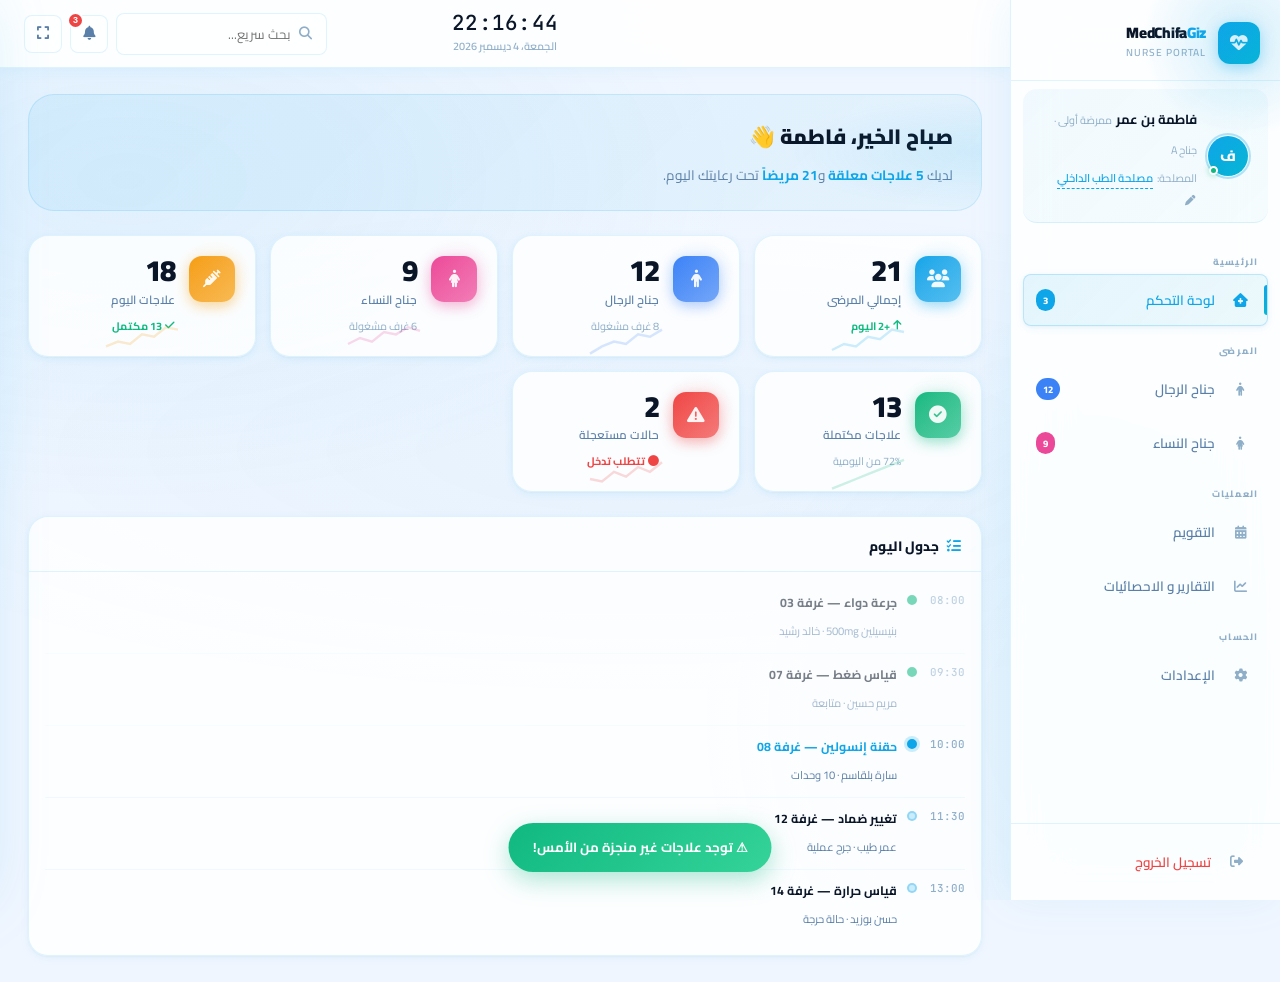
<file: nurse_dashboard.html>
<!DOCTYPE html>
<html lang="ar" dir="rtl">
<head>
<meta charset="UTF-8">
<meta name="viewport" content="width=device-width, initial-scale=1.0">
<title>MedChifaGiz — لوحة الممرضة</title>
<link rel="preconnect" href="https://fonts.googleapis.com">
<link href="https://fonts.googleapis.com/css2?family=Cairo:wght@300;400;500;600;700;800;900&family=JetBrains+Mono:wght@400;500&display=swap" rel="stylesheet">
<link rel="stylesheet" href="https://cdnjs.cloudflare.com/ajax/libs/font-awesome/6.5.0/css/all.min.css">
<link rel="stylesheet" href="nurse_dashboard.css">
</head>
<body>

<!-- ═══════════════════════════════════════════════
     PARTICLES BACKGROUND
════════════════════════════════════════════════ -->
<div class="bg-particles" id="bgParticles"></div>
<div class="bg-mesh"></div>

<!-- ═══════════════════════════════════════════════
     SIDEBAR
════════════════════════════════════════════════ -->
<aside class="sidebar" id="sidebar">
  <div class="sidebar-glow"></div>

  <!-- Logo -->
  <div class="sidebar-logo">
    <div class="logo-icon">
      <i class="fas fa-heart-pulse"></i>
    </div>
    <div class="logo-text">
      <span class="logo-brand">MedChifa<em>Giz</em></span>
      <span class="logo-sub">Nurse Portal</span>
    </div>
  </div>

  <!-- Profile -->
  <div class="sidebar-profile">
    <div class="profile-avatar">
      <span>ف</span>
      <div class="avatar-ring"></div>
      <div class="online-dot"></div>
    </div>
    <div class="profile-info">
      <span class="profile-name">فاطمة بن عمر</span>
      <span class="profile-role">ممرضة أولى · جناح A</span>
      <div class="profile-dept-row">
        <span class="profile-dept-label">المصلحة:</span>
        <span class="profile-dept-value" id="nurseDeptDisplay" onclick="editNurseDept()">مصلحة الطب الداخلي</span>
        <button class="profile-dept-edit-btn" onclick="editNurseDept()" title="تعديل المصلحة"><i class="fas fa-pen"></i></button>
      </div>
      <div class="profile-dept-edit" id="nurseDeptEditRow" style="display:none">
        <input type="text" id="nurseDeptInput" placeholder="اسم المصلحة..." />
        <button onclick="saveNurseDept()"><i class="fas fa-check"></i></button>
        <button onclick="cancelNurseDept()"><i class="fas fa-times"></i></button>
      </div>
    </div>
  </div>

  <!-- Nav -->
  <nav class="sidebar-nav">
    <div class="nav-section-label">الرئيسية</div>
    <a class="nav-item active" onclick="switchSection('dashboard',this)">
      <div class="nav-icon"><i class="fas fa-house-medical"></i></div>
      <span>لوحة التحكم</span>
      <div class="nav-badge">3</div>
    </a>

    <div class="nav-section-label">المرضى</div>
    <a class="nav-item" onclick="switchSection('ward-men',this)">
      <div class="nav-icon"><i class="fas fa-person"></i></div>
      <span>جناح الرجال</span>
      <div class="nav-badge blue">12</div>
    </a>
    <a class="nav-item" onclick="switchSection('ward-women',this)">
      <div class="nav-icon"><i class="fas fa-person-dress"></i></div>
      <span>جناح النساء</span>
      <div class="nav-badge pink">9</div>
    </a>

    <div class="nav-section-label">العمليات</div>
  
    <a class="nav-item" onclick="switchSection('calendar',this)">
      <div class="nav-icon"><i class="fas fa-calendar-days"></i></div>
      <span>التقويم</span>
    </a>
    <a class="nav-item" onclick="switchSection('reports',this)">
      <div class="nav-icon"><i class="fas fa-chart-line"></i></div>
      <span>التقارير و الاحصائيات</span>
    </a>
  

    <div class="nav-section-label">الحساب</div>
    <a class="nav-item" onclick="switchSection('settings',this)">
      <div class="nav-icon"><i class="fas fa-gear"></i></div>
      <span>الإعدادات</span>
    </a>
  </nav>

  <!-- Sidebar Footer -->
  <div class="sidebar-footer">
    <a class="nav-item danger" onclick="handleLogout()" style="margin:0;border-radius:12px;">
      <div class="nav-icon"><i class="fas fa-right-from-bracket"></i></div>
      <span>تسجيل الخروج</span>
    </a>
  </div>
</aside>

<!-- ═══════════════════════════════════════════════
     MAIN CONTENT
════════════════════════════════════════════════ -->
<main class="main" id="main">

  <!-- ── HEADER ─────────────────────────────── -->
  <header class="header">
    <div class="header-right">
      <button class="sidebar-toggle" onclick="toggleSidebar()">
        <i class="fas fa-bars"></i>
      </button>
      <div class="header-title" id="headerTitle"></div>
    </div>
    <div class="header-center">
      <div class="header-datetime">
        <div class="header-time" id="headerTime">08:42:15</div>
        <div class="header-date" id="headerDate">الإثنين، 12 مايو 2025</div>
      </div>
    </div>
    <div class="header-left">
      <div class="header-search">
        <i class="fas fa-magnifying-glass"></i>
        <input type="text" placeholder="بحث سريع...">
      </div>
      <button class="header-btn notif-btn" onclick="toggleNotifs()">
        <i class="fas fa-bell"></i>
        <span class="btn-badge">3</span>
      </button>
      <button class="header-btn">
        <i class="fas fa-expand"></i>
      </button>
    </div>

    <!-- Notifications Dropdown -->
    <div class="notif-panel" id="notifPanel">
      <div class="notif-header">
        <span>الإشعارات</span>
        <button class="notif-clear">مسح الكل</button>
      </div>
      <div class="notif-list">
        <div class="notif-item urgent">
          <div class="notif-icon"><i class="fas fa-exclamation-triangle"></i></div>
          <div class="notif-body">
            <strong>حالة طارئة — الغرفة 14</strong>
            <span>المريض خالد بن علي يحتاج تدخل فوري</span>
            <time>منذ 5 دقائق</time>
          </div>
        </div>
        <div class="notif-item">
          <div class="notif-icon blue"><i class="fas fa-syringe"></i></div>
          <div class="notif-body">
            <strong>موعد علاج — الغرفة 08</strong>
            <span>جرعة إنسولين لمريضة مريم حسين</span>
            <time>منذ 12 دقيقة</time>
          </div>
        </div>
        <div class="notif-item">
          <div class="notif-icon green"><i class="fas fa-check-circle"></i></div>
          <div class="notif-body">
            <strong>علاج مكتمل — الغرفة 03</strong>
            <span>تم إعطاء الدواء بنجاح</span>
            <time>منذ 28 دقيقة</time>
          </div>
        </div>
      </div>
    </div>
  </header>

  <!-- ══════════════════════════════════════════
       SECTION: DASHBOARD
  ═══════════════════════════════════════════ -->
  <section class="section active" id="section-dashboard">

    <!-- Welcome -->
    <div class="welcome-bar">
      <div class="welcome-text">
        <h1>صباح الخير، فاطمة <span class="wave">👋</span></h1>
        <p>لديك <strong>5 علاجات معلقة</strong> و<strong>21 مريضاً</strong> تحت رعايتك اليوم.</p>
      </div>
      <div class="welcome-actions">
       
      </div>
    </div>

    <!-- Stats Cards -->
    <div class="stats-grid">
      <div class="stat-card" style="--card-color:#0ea5e9">
        <div class="stat-icon"><i class="fas fa-users"></i></div>
        <div class="stat-body">
          <div class="stat-value">21</div>
          <div class="stat-label">إجمالي المرضى</div>
          <div class="stat-trend up"><i class="fas fa-arrow-up"></i> +2 اليوم</div>
        </div>
        <div class="stat-graph">
          <svg viewBox="0 0 60 30" fill="none">
            <polyline points="0,25 10,20 20,22 30,14 40,16 50,8 60,10" stroke="currentColor" stroke-width="2" fill="none" opacity=".4"/>
          </svg>
        </div>
      </div>
      <div class="stat-card" style="--card-color:#3b82f6">
        <div class="stat-icon"><i class="fas fa-person"></i></div>
        <div class="stat-body">
          <div class="stat-value">12</div>
          <div class="stat-label">جناح الرجال</div>
          <div class="stat-sub">8 غرف مشغولة</div>
        </div>
        <div class="stat-graph">
          <svg viewBox="0 0 60 30" fill="none">
            <polyline points="0,28 10,22 20,18 30,20 40,12 50,14 60,8" stroke="currentColor" stroke-width="2" fill="none" opacity=".4"/>
          </svg>
        </div>
      </div>
      <div class="stat-card" style="--card-color:#ec4899">
        <div class="stat-icon"><i class="fas fa-person-dress"></i></div>
        <div class="stat-body">
          <div class="stat-value">9</div>
          <div class="stat-label">جناح النساء</div>
          <div class="stat-sub">6 غرف مشغولة</div>
        </div>
        <div class="stat-graph">
          <svg viewBox="0 0 60 30" fill="none">
            <polyline points="0,20 10,15 20,18 30,10 40,12 50,6 60,9" stroke="currentColor" stroke-width="2" fill="none" opacity=".4"/>
          </svg>
        </div>
      </div>
      <div class="stat-card" style="--card-color:#f59e0b">
        <div class="stat-icon"><i class="fas fa-syringe"></i></div>
        <div class="stat-body">
          <div class="stat-value">18</div>
          <div class="stat-label">علاجات اليوم</div>
          <div class="stat-trend up"><i class="fas fa-check"></i> 13 مكتمل</div>
        </div>
        <div class="stat-graph">
          <svg viewBox="0 0 60 30" fill="none">
            <polyline points="0,22 10,18 20,20 30,12 40,14 50,6 60,8" stroke="currentColor" stroke-width="2" fill="none" opacity=".4"/>
          </svg>
        </div>
      </div>
      <div class="stat-card" style="--card-color:#10b981">
        <div class="stat-icon"><i class="fas fa-circle-check"></i></div>
        <div class="stat-body">
          <div class="stat-value">13</div>
          <div class="stat-label">علاجات مكتملة</div>
          <div class="stat-sub">72% من اليومية</div>
        </div>
        <div class="stat-graph">
          <svg viewBox="0 0 60 30" fill="none">
            <polyline points="0,28 10,24 20,20 30,16 40,12 50,8 60,4" stroke="currentColor" stroke-width="2" fill="none" opacity=".4"/>
          </svg>
        </div>
      </div>
      <div class="stat-card urgent-card" style="--card-color:#ef4444">
        <div class="stat-icon pulse-ring"><i class="fas fa-triangle-exclamation"></i></div>
        <div class="stat-body">
          <div class="stat-value">2</div>
          <div class="stat-label">حالات مستعجلة</div>
          <div class="stat-trend danger"><i class="fas fa-circle"></i> تتطلب تدخل</div>
        </div>
        <div class="stat-graph">
          <svg viewBox="0 0 60 30" fill="none">
            <polyline points="0,20 10,22 20,14 30,18 40,10 50,14 60,6" stroke="currentColor" stroke-width="2" fill="none" opacity=".4"/>
          </svg>
        </div>
      </div>
    </div>

    <!-- Dashboard Layout: Calendar -->
    <div class="dashboard-body">

      <!-- placeholder removed: قائمة المرضى الحاليون -->

      <!-- Right Column -->
      <div class="dash-side">
        <!-- Today's Schedule -->
        <div class="schedule-widget">
          <div class="panel-header">
            <div class="panel-title"><i class="fas fa-list-check"></i><span>جدول اليوم</span></div>
          </div>
          <div class="schedule-list">
            <div class="schedule-item done">
              <div class="sch-time">08:00</div>
              <div class="sch-dot done"></div>
              <div class="sch-body">
                <strong>جرعة دواء — غرفة 03</strong>
                <span>بنيسيلين 500mg · خالد رشيد</span>
              </div>
            </div>
            <div class="schedule-item done">
              <div class="sch-time">09:30</div>
              <div class="sch-dot done"></div>
              <div class="sch-body">
                <strong>قياس ضغط — غرفة 07</strong>
                <span>مريم حسين · متابعة</span>
              </div>
            </div>
            <div class="schedule-item active">
              <div class="sch-time">10:00</div>
              <div class="sch-dot active"></div>
              <div class="sch-body">
                <strong>حقنة إنسولين — غرفة 08</strong>
                <span>سارة بلقاسم · 10 وحدات</span>
              </div>
            </div>
            <div class="schedule-item">
              <div class="sch-time">11:30</div>
              <div class="sch-dot"></div>
              <div class="sch-body">
                <strong>تغيير ضماد — غرفة 12</strong>
                <span>عمر طيب · جرح عملية</span>
              </div>
            </div>
            <div class="schedule-item">
              <div class="sch-time">13:00</div>
              <div class="sch-dot"></div>
              <div class="sch-body">
                <strong>قياس حرارة — غرفة 14</strong>
                <span>حسن بوزيد · حالة حرجة</span>
              </div>
            </div>
          </div>
        </div>
      </div>

    </div><!-- /dashboard-body -->
  </section>

  <!-- ══════════════════════════════════════════
       SECTION: PATIENTS
  ═══════════════════════════════════════════ -->
  <section class="section" id="section-patients">
    <div class="section-header">
      <div>
        <h2 class="section-title">قائمة المرضى</h2>
        <p class="section-sub">21 مريض تحت رعايتك</p>
      </div>
      <div class="section-actions">
        <div class="search-bar">
          <i class="fas fa-magnifying-glass"></i>
          <input type="text" id="patientSearch" placeholder="بحث بالاسم أو الغرفة..." oninput="filterPatients()">
        </div>
        <select class="filter-select" onchange="filterPatients(this.value)">
          <option value="all">كل المرضى</option>
          <option value="men">جناح الرجال</option>
          <option value="women">جناح النساء</option>
          <option value="urgent">مستعجل</option>
        </select>
      </div>
    </div>

    <div class="patients-container" id="patientsContainer"></div>
  </section>

  <!-- ══════════════════════════════════════════
       SECTION: WARD MEN
  ═══════════════════════════════════════════ -->
  <section class="section" id="section-ward-men">
    <div class="section-header">
      <div>
        <h2 class="section-title"><i class="fas fa-person"></i> جناح الرجال</h2>
        <p class="section-sub">12 مريض · 8 غرف مشغولة</p>
      </div>
    </div>
    <div class="ward-grid" id="wardMenGrid"></div>
  </section>

  <!-- ══════════════════════════════════════════
       SECTION: WARD WOMEN
  ═══════════════════════════════════════════ -->
  <section class="section" id="section-ward-women">
    <div class="section-header">
      <div>
        <h2 class="section-title"><i class="fas fa-person-dress"></i> جناح النساء</h2>
        <p class="section-sub">9 مريضات · 6 غرف مشغولة</p>
      </div>
    </div>
    <div class="ward-grid" id="wardWomenGrid"></div>
  </section>

  <!-- ══════════════════════════════════════════
       SECTION: TREATMENTS
  ═══════════════════════════════════════════ -->
  <section class="section" id="section-treatments">
    <div class="section-header">
      <div>
        <h2 class="section-title">جدول العلاجات</h2>
        <p class="section-sub">اليوم — 18 علاج · 5 معلق</p>
      </div>
      <div class="section-actions">
        <div class="filter-tabs">
          <button class="ftab active" onclick="filterTreatments('all',this)">الكل</button>
          <button class="ftab" onclick="filterTreatments('pending',this)">معلق</button>
          <button class="ftab" onclick="filterTreatments('done',this)">مكتمل</button>
          <button class="ftab" onclick="filterTreatments('urgent',this)">مستعجل</button>
        </div>
      </div>
    </div>
    <div class="treatments-list" id="treatmentsList"></div>
  </section>

  <!-- ══════════════════════════════════════════
       SECTION: CALENDAR
  ═══════════════════════════════════════════ -->
  <section class="section" id="section-calendar">
    <div class="section-header">
      <div>
        <h2 class="section-title">التقويم</h2>
        <p class="section-sub">مايو 2025</p>
      </div>
    </div>
    <div class="calendar-layout">
      <div class="calendar-widget-big" id="calendarBig"></div>
      <div class="calendar-events">
        <div class="panel-header">
          <div class="panel-title"><i class="fas fa-list"></i><span>جدول اليوم</span></div>
        </div>
        <div class="schedule-list" id="calEvents">
          <div class="schedule-item done">
            <div class="sch-time">08:00</div>
            <div class="sch-dot done"></div>
            <div class="sch-body"><strong>بنيسيلين — غرفة 03</strong><span>خالد رشيد</span></div>
          </div>
          <div class="schedule-item done">
            <div class="sch-time">09:30</div>
            <div class="sch-dot done"></div>
            <div class="sch-body"><strong>قياس ضغط — غرفة 07</strong><span>مريم حسين</span></div>
          </div>
          <div class="schedule-item active">
            <div class="sch-time">10:00</div>
            <div class="sch-dot active"></div>
            <div class="sch-body"><strong>إنسولين — غرفة 08</strong><span>سارة بلقاسم</span></div>
          </div>
          <div class="schedule-item">
            <div class="sch-time">11:30</div>
            <div class="sch-dot"></div>
            <div class="sch-body"><strong>تغيير ضماد — غرفة 12</strong><span>عمر طيب</span></div>
          </div>
          <div class="schedule-item">
            <div class="sch-time">13:00</div>
            <div class="sch-dot"></div>
            <div class="sch-body"><strong>حرارة — غرفة 14</strong><span>حسن بوزيد</span></div>
          </div>
          <div class="schedule-item">
            <div class="sch-time">15:00</div>
            <div class="sch-dot"></div>
            <div class="sch-body"><strong>مراجعة ملف — غرفة 01</strong><span>ليلى معمر</span></div>
          </div>
        </div>
      </div>
    </div>
  </section>

  <!-- ══════════════════════════════════════════
       SECTION: REPORTS
  ═══════════════════════════════════════════ -->
  <section class="section" id="section-reports">
    <div class="section-header">
      <div>
        <h2 class="section-title">التقارير</h2>
  
      </div>
      <button class="btn-primary"><i class="fas fa-download"></i> تصدير PDF</button>
    </div>
    <div class="reports-grid">
      <div class="report-card">
        <div class="report-header">
          <span>نسبة اكتمال العلاجات</span>
          <strong>72%</strong>
        </div>
        <div class="progress-track">
          <div class="progress-fill" style="width:72%;--c:#10b981"></div>
        </div>
      </div>
      <div class="report-card">
        <div class="report-header">
          <span>المرضى تحت الرقابة</span>
          <strong>4</strong>
        </div>
        <div class="progress-track">
          <div class="progress-fill" style="width:20%;--c:#f59e0b"></div>
        </div>
      </div>
      <div class="report-card">
        <div class="report-header">
          <span>الحالات الطارئة اليوم</span>
          <strong>2</strong>
        </div>
        <div class="progress-track">
          <div class="progress-fill" style="width:10%;--c:#ef4444"></div>
        </div>
      </div>
      <div class="report-card">
        <div class="report-header">
          <span>جناح الرجال — إشغال</span>
          <strong>67%</strong>
        </div>
        <div class="progress-track">
          <div class="progress-fill" style="width:67%;--c:#3b82f6"></div>
        </div>
      </div>
      <div class="report-card">
        <div class="report-header">
          <span>جناح النساء — إشغال</span>
          <strong>60%</strong>
        </div>
        <div class="progress-track">
          <div class="progress-fill" style="width:60%;--c:#ec4899"></div>
        </div>
      </div>
      <div class="report-card">
        <div class="report-header">
          <span>ملاحظات مسجّلة</span>
          <strong>8</strong>
        </div>
        <div class="progress-track">
          <div class="progress-fill" style="width:40%;--c:#8b5cf6"></div>
        </div>
      </div>
    </div>
    <div class="notes-section">
      <div class="panel-header">
        <div class="panel-title"><i class="fas fa-note-sticky"></i><span>ملاحظات</span></div>
        <button class="btn-primary small" onclick="saveNote()"><i class="fas fa-save"></i> حفظ</button>
      </div>
      <textarea class="notes-area" id="shiftNotes" placeholder="سجّل ملاحظاتك هنا...&#10;مثال: المريض في الغرفة 14 يحتاج متابعة خاصة..."></textarea>
    </div>
  </section>

  <!-- ══════════════════════════════════════════
       SECTION: SETTINGS
  ═══════════════════════════════════════════ -->
  <section class="section" id="section-settings">
    <div class="section-header">
      <div>
        <h2 class="section-title">الإعدادات</h2>
        <p class="section-sub">إدارة حسابك وتفضيلاتك</p>
      </div>
    </div>
    <div class="settings-layout">
      <!-- Profile Card -->
      <div class="settings-profile-card">
        <div class="settings-avatar-big">
          <span>ف</span>
          <div class="avatar-ring"></div>
        </div>
        <h3>فاطمة بن عمر</h3>
        <p>ممرضة أولى · جناح A</p>
        <button class="btn-primary">تغيير الصورة</button>
      </div>
      <!-- Settings Groups -->
      <div class="settings-groups">
        <div class="settings-group">
          <div class="settings-group-title">المعلومات الشخصية</div>
          <div class="settings-field-grid">
            <div class="settings-field">
              <label>الاسم الكامل</label>
              <input type="text" value="فاطمة بن عمر">
            </div>
            <div class="settings-field">
              <label>رقم الموظف</label>
              <input type="text" value="NRS-2024-047">
            </div>
            <div class="settings-field">
              <label>التخصص</label>
              <input type="text" value="تمريض عام">
            </div>
            <div class="settings-field">
              <label>الجناح</label>
              <input type="text" value="جناح A">
            </div>
            <div class="settings-field">
              <label>البريد الإلكتروني</label>
              <input type="email" value="fatima.benomar@medchifagiz.dz">
            </div>
            <div class="settings-field">
              <label>الهاتف</label>
              <input type="text" value="0550 XXX XXX">
            </div>
            <div class="settings-field">
              <label>المصلحة</label>
              <input type="text" id="settingsDeptInput" placeholder="مصلحة الطب الداخلي">
            </div>
          </div>
          <button class="btn-primary" onclick="saveSettingsInfo()">
            <i class="fas fa-save"></i> حفظ التغييرات
          </button>
        </div>
        <div class="settings-group">
          <div class="settings-group-title">التفضيلات</div>
          <div class="settings-toggles">
            <div class="settings-toggle-item">
              <div class="stg-text">
                <strong>الإشعارات الصوتية</strong>
                <small>صوت عند وصول إشعار جديد</small>
              </div>
              <label class="toggle-switch">
                <input type="checkbox" checked>
                <span class="toggle-slider"></span>
              </label>
            </div>
            <div class="settings-toggle-item">
              <div class="stg-text">
                <strong>الوضع الليلي</strong>
                <small>خلفية داكنة لراحة العين</small>
              </div>
              <label class="toggle-switch">
                <input type="checkbox">
                <span class="toggle-slider"></span>
              </label>
            </div>
            <div class="settings-toggle-item">
              <div class="stg-text">
                <strong>تنبيهات العلاج</strong>
                <small>تذكير 10 دقائق قبل موعد العلاج</small>
              </div>
              <label class="toggle-switch">
                <input type="checkbox" checked>
                <span class="toggle-slider"></span>
              </label>
            </div>
          </div>
        </div>
        <div class="settings-group">
          <div class="settings-group-title">تغيير كلمة السر</div>
          <div class="settings-field-grid">
            <div class="settings-field">
              <label>كلمة السر الحالية</label>
              <input type="password" placeholder="••••••••">
            </div>
            <div class="settings-field">
              <label>كلمة السر الجديدة</label>
              <input type="password" placeholder="••••••••">
            </div>
          </div>
          <button class="btn-primary" onclick="showToast('تم تغيير كلمة السر ✓')">
            <i class="fas fa-lock"></i> تحديث كلمة السر
          </button>
        </div>
      </div>
    </div>
  </section>

  <!-- ══════════════════════════════════════════
       SECTION: PATIENT FILE (ملف المريض)
  ═══════════════════════════════════════════ -->
  <section class="section" id="section-patient-file">
    <!-- Back button -->
    <div class="pf-back-bar">
      <button class="pf-back-btn" id="pfBackBtn" onclick="">
        <i class="fas fa-arrow-right"></i>
        <span>العودة</span>
      </button>
    </div>

    <!-- Personal Info Title -->
    <div class="pf-personal-title">
      <h2>المعلومات الشخصية</h2>
    </div>

    <!-- Sticky Info Cards -->
    <div class="pf-sticky-cards" id="pfStickyCards">
      <div class="pf-info-card">
        <div class="pf-ic-icon"><i class="fas fa-user"></i></div>
        <div class="pf-ic-body"><label>الاسم واللقب</label><span id="pfFullName"></span></div>
      </div>
      <div class="pf-info-card">
        <div class="pf-ic-icon"><i class="fas fa-cake-candles"></i></div>
        <div class="pf-ic-body"><label>تاريخ الميلاد</label><span id="pfDOB"></span></div>
      </div>
      <div class="pf-info-card">
        <div class="pf-ic-icon"><i class="fas fa-calendar-plus"></i></div>
        <div class="pf-ic-body"><label>تاريخ الدخول</label><span id="pfAdmit"></span></div>
      </div>
      <div class="pf-info-card">
        <div class="pf-ic-icon"><i class="fas fa-door-open"></i></div>
        <div class="pf-ic-body"><label>رقم الغرفة</label><span id="pfRoom"></span></div>
      </div>
      <div class="pf-info-card">
        <div class="pf-ic-icon"><i class="fas fa-user-doctor"></i></div>
        <div class="pf-ic-body"><label>الطبيب المعالج</label><span id="pfDoctor"></span></div>
      </div>
      <div class="pf-info-card">
        <div class="pf-ic-icon"><i class="fas fa-notes-medical"></i></div>
        <div class="pf-ic-body"><label>سبب الدخول</label><span id="pfReason"></span></div>
      </div>
    </div>

    <!-- Weekly Calendar Strip -->
    <div class="pf-section">
      <div class="pf-cal-strip" id="pfCalStrip">
        <div class="pf-cal-header">
          <button class="pf-cal-nav" onclick="pfChangeWeek(-1)"><i class="fas fa-chevron-right"></i></button>
          <span class="pf-cal-month-label" id="pfCalMonthLabel"></span>
          <button class="pf-cal-nav" onclick="pfChangeWeek(1)"><i class="fas fa-chevron-left"></i></button>
        </div>
        <div class="pf-cal-days pf-week-row" id="pfCalDays"></div>
      </div>
    </div>

    <!-- Treatments Section -->
    <div class="pf-section">
      <div class="pf-section-title"><i class="fas fa-syringe"></i> قائمة العلاجات</div>
      <div class="pf-treatments-list" id="pfTreatmentsList"></div>
    </div>

    <!-- Nurse Notes -->
    <div class="pf-section">
      <div class="pf-section-title"><i class="fas fa-note-sticky"></i> ملاحظات </div>
      <textarea class="notes-area" id="pfNotes" placeholder="أضف ملاحظاتك هنا..."></textarea>
      <button class="btn-primary mt8" onclick="showToast('تم حفظ الملاحظة ✓')">
        <i class="fas fa-save"></i> حفظ الملاحظة
      </button>
    </div>
  </section>

</main><!-- /main -->

<!-- ═══════════════════════════════════════════════
     PATIENT DETAIL PANEL (Inline Slide-in)
════════════════════════════════════════════════ -->
<div class="patient-panel-overlay" id="patientPanelOverlay" onclick="closePatientPanel()"></div>
<div class="patient-panel" id="patientPanel">
  <div class="panel-close-btn" onclick="closePatientPanel()">
    <i class="fas fa-times"></i>
  </div>
  <div class="pp-header">
    <div class="pp-avatar" id="ppAvatar"></div>
    <div class="pp-info">
      <h2 id="ppName"></h2>
      <div class="pp-badges">
        <span class="pp-badge" id="ppRoom"></span>
        <span class="pp-badge" id="ppStatus"></span>
        <span class="pp-badge" id="ppWard"></span>
      </div>
    </div>
  </div>

  <!-- Info Grid -->
  <div class="pp-section">
    <div class="pp-section-title"><i class="fas fa-id-card"></i> المعلومات الشخصية</div>
    <div class="pp-info-grid">
      <div class="pp-info-cell">
        <label>تاريخ الميلاد</label>
        <span id="ppDOB"></span>
      </div>
      <div class="pp-info-cell">
        <label>رقم الغرفة</label>
        <span id="ppRoomNo"></span>
      </div>
      <div class="pp-info-cell">
        <label>رقم السرير</label>
        <span id="ppBed"></span>
      </div>
      <div class="pp-info-cell">
        <label>تاريخ الدخول</label>
        <span id="ppAdmit"></span>
      </div>
      <div class="pp-info-cell">
        <label>الطبيب المعالج</label>
        <span id="ppDoctor"></span>
      </div>
      <div class="pp-info-cell">
        <label>المصلحة</label>
        <span id="ppDept"></span>
      </div>
      <div class="pp-info-cell full">
        <label>سبب الدخول</label>
        <span id="ppReason"></span>
      </div>
    </div>
  </div>

  <!-- Treatments -->
  <div class="pp-section">
    <div class="pp-section-title"><i class="fas fa-syringe"></i> فيش العلاجات</div>
    <div class="pp-treatments" id="ppTreatments"></div>
  </div>

  <!-- Notes -->
  <div class="pp-section">
    <div class="pp-section-title"><i class="fas fa-note-sticky"></i> ملاحظات التمريض</div>
    <textarea class="notes-area" id="ppNotes" placeholder="أضف ملاحظاتك هنا..."></textarea>
    <button class="btn-primary mt8" onclick="showToast('تم حفظ الملاحظة ✓')">
      <i class="fas fa-save"></i> حفظ الملاحظة
    </button>
  </div>
</div>

<!-- TOAST -->
<div class="toast" id="toast"></div>

<!-- ALARM AUDIO -->
<audio id="alarmAudio" loop>
  <source src="[data-uri]..." type="audio/wav">
</audio>

<script src="nurse_dashboard.js"></script>
 <script src="nurse_treatment_sync.js"></script> 
</body>
</html>
</file>
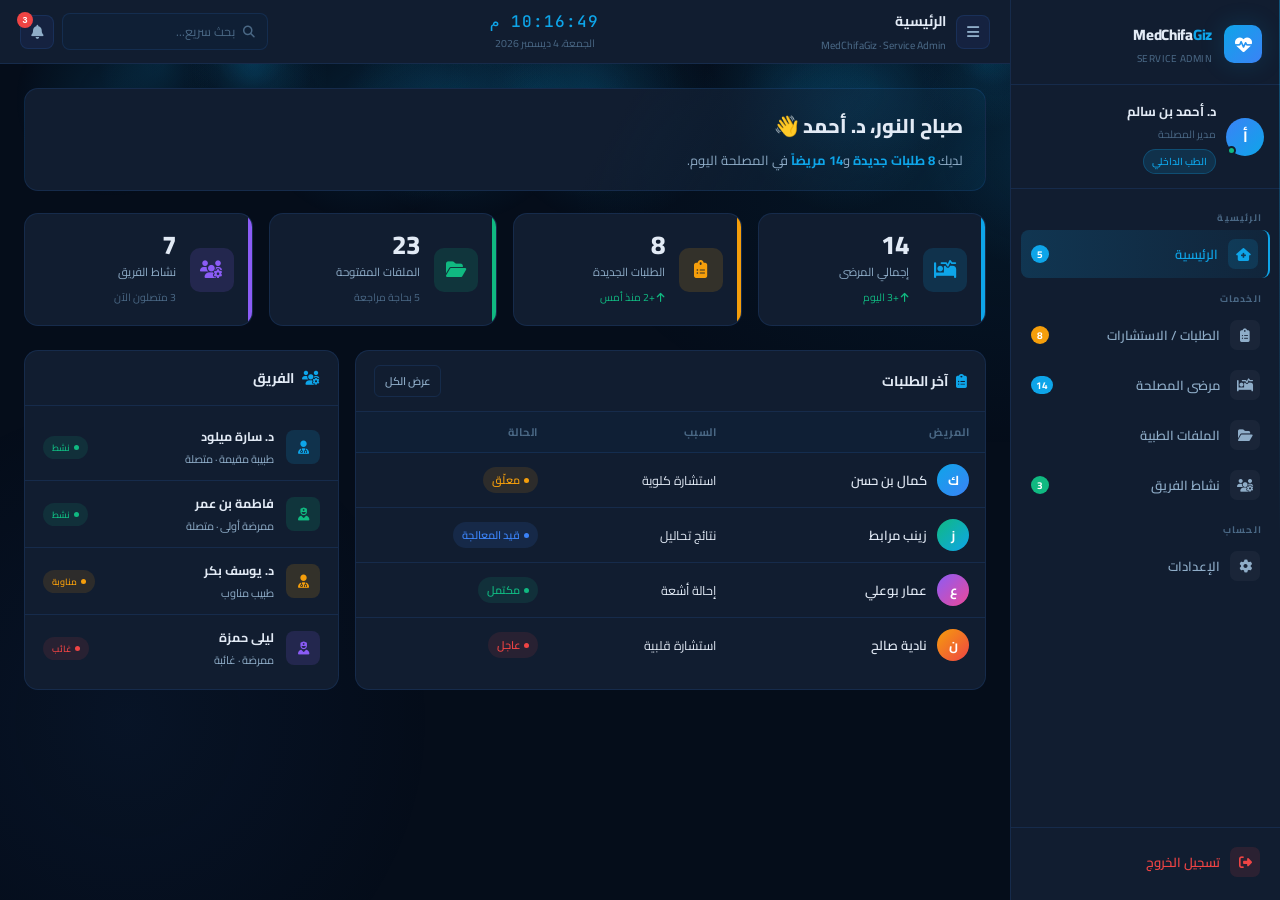
<file: service_admin_dashboard.html>
<!DOCTYPE html>
<html lang="ar" dir="rtl">
<head>
<meta charset="UTF-8">
<meta name="viewport" content="width=device-width, initial-scale=1.0">
<title>MedChifaGiz — Service Admin</title>
<link rel="preconnect" href="https://fonts.googleapis.com">
<link href="https://fonts.googleapis.com/css2?family=Cairo:wght@300;400;500;600;700;800;900&family=JetBrains+Mono:wght@400;500&display=swap" rel="stylesheet">
<link rel="stylesheet" href="https://cdnjs.cloudflare.com/ajax/libs/font-awesome/6.5.0/css/all.min.css">
<style>
/* ═══════════════════════════════════════════
   ROOT & RESET
═══════════════════════════════════════════ */
*, *::before, *::after { box-sizing: border-box; margin: 0; padding: 0; }

:root {
  --bg:        #050d1a;
  --bg2:       #0a1628;
  --bg3:       #0f1f35;
  --surface:   #111d30;
  --surface2:  #152240;
  --border:    rgba(56,139,255,.13);
  --border2:   rgba(56,139,255,.22);
  --accent:    #0ea5e9;
  --accent2:   #3b82f6;
  --accent3:   #06b6d4;
  --green:     #10b981;
  --orange:    #f59e0b;
  --red:       #ef4444;
  --pink:      #ec4899;
  --purple:    #8b5cf6;
  --text:      #e2eaf5;
  --text2:     #8fadc8;
  --text3:     #4a6885;
  --sidebar-w: 270px;
  --header-h:  64px;
  --radius:    14px;
  --radius-sm: 8px;
  --shadow:    0 4px 24px rgba(0,0,0,.4);
  --glow:      0 0 24px rgba(14,165,233,.18);
}

html, body {
  height: 100%;
  font-family: 'Cairo', sans-serif;
  background: var(--bg);
  color: var(--text);
  overflow: hidden;
}

/* ═══════════════════════════════════════════
   BACKGROUND
═══════════════════════════════════════════ */
.bg-particles {
  position: fixed; inset: 0; z-index: 0; pointer-events: none; overflow: hidden;
}
.bg-particles span {
  position: absolute; border-radius: 50%;
  background: radial-gradient(circle, rgba(14,165,233,.12), transparent 70%);
  animation: float linear infinite;
}
.bg-mesh {
  position: fixed; inset: 0; z-index: 0; pointer-events: none;
  background:
    radial-gradient(ellipse 60% 50% at 80% 20%, rgba(14,165,233,.07) 0%, transparent 60%),
    radial-gradient(ellipse 40% 60% at 10% 80%, rgba(59,130,246,.06) 0%, transparent 60%);
}
@keyframes float {
  0%   { transform: translateY(100vh) scale(0); opacity: 0; }
  10%  { opacity: 1; }
  90%  { opacity: .5; }
  100% { transform: translateY(-100px) scale(1.5); opacity: 0; }
}

/* ═══════════════════════════════════════════
   LAYOUT
═══════════════════════════════════════════ */
.layout { display: flex; height: 100vh; position: relative; z-index: 1; }

/* ═══════════════════════════════════════════
   SIDEBAR
═══════════════════════════════════════════ */
.sidebar {
  width: var(--sidebar-w);
  background: var(--surface);
  border-left: 1px solid var(--border);
  display: flex;
  flex-direction: column;
  position: relative;
  z-index: 50;
  transition: width .3s cubic-bezier(.4,0,.2,1);
  flex-shrink: 0;
  overflow: hidden;
}
.sidebar.collapsed { width: 64px; }
.sidebar-glow {
  position: absolute;
  top: 0; right: 0;
  width: 1px; height: 60%;
  background: linear-gradient(to bottom, var(--accent), transparent);
  opacity: .4;
}

/* Logo */
.sidebar-logo {
  display: flex; align-items: center; gap: 12px;
  padding: 20px 18px 16px;
  border-bottom: 1px solid var(--border);
  flex-shrink: 0;
  min-height: 72px;
}
.logo-icon {
  width: 38px; height: 38px; flex-shrink: 0;
  background: linear-gradient(135deg, var(--accent), var(--accent2));
  border-radius: 10px;
  display: grid; place-items: center;
  font-size: 17px; color: #fff;
  box-shadow: var(--glow);
}
.logo-text { display: flex; flex-direction: column; overflow: hidden; white-space: nowrap; }
.logo-brand { font-size: 15px; font-weight: 800; color: var(--text); letter-spacing: -.3px; }
.logo-brand em { font-style: normal; color: var(--accent); }
.logo-sub { font-size: 10px; color: var(--text3); font-weight: 500; letter-spacing: .5px; text-transform: uppercase; }

/* Profile */
.sidebar-profile {
  display: flex; align-items: center; gap: 10px;
  padding: 14px 16px;
  border-bottom: 1px solid var(--border);
  flex-shrink: 0;
  overflow: hidden; white-space: nowrap;
}
.profile-avatar {
  width: 38px; height: 38px; flex-shrink: 0;
  border-radius: 50%;
  background: linear-gradient(135deg, var(--accent2), var(--accent));
  display: grid; place-items: center;
  font-size: 15px; font-weight: 700; color: #fff;
  position: relative;
}
.profile-avatar .online-dot {
  position: absolute; bottom: 1px; left: 1px;
  width: 9px; height: 9px;
  background: var(--green);
  border-radius: 50%;
  border: 2px solid var(--surface);
}
.profile-info { overflow: hidden; }
.profile-name { display: block; font-size: 13px; font-weight: 700; color: var(--text); }
.profile-role { display: block; font-size: 10.5px; color: var(--text3); margin-top: 1px; }
.profile-dept {
  display: inline-block; margin-top: 4px;
  font-size: 10px; font-weight: 600;
  background: rgba(14,165,233,.15);
  color: var(--accent);
  padding: 2px 8px;
  border-radius: 20px;
  border: 1px solid rgba(14,165,233,.25);
}

/* Nav */
.sidebar-nav { flex: 1; padding: 10px 10px; overflow-y: auto; overflow-x: hidden; }
.sidebar-nav::-webkit-scrollbar { width: 3px; }
.sidebar-nav::-webkit-scrollbar-thumb { background: var(--border2); border-radius: 3px; }

.nav-section-label {
  font-size: 9.5px; font-weight: 700; letter-spacing: 1.2px;
  color: var(--text3); text-transform: uppercase;
  padding: 10px 8px 4px;
  white-space: nowrap; overflow: hidden;
}
.nav-item {
  display: flex; align-items: center; gap: 10px;
  padding: 9px 10px;
  border-radius: var(--radius-sm);
  cursor: pointer;
  transition: all .2s;
  color: var(--text2);
  font-size: 13px; font-weight: 600;
  position: relative;
  white-space: nowrap;
  text-decoration: none;
  user-select: none;
  margin-bottom: 2px;
}
.nav-item:hover { background: var(--surface2); color: var(--text); }
.nav-item.active {
  background: linear-gradient(90deg, rgba(14,165,233,.18), rgba(14,165,233,.06));
  color: var(--accent);
  border-right: 2px solid var(--accent);
}
.nav-icon {
  width: 30px; height: 30px; flex-shrink: 0;
  display: grid; place-items: center;
  border-radius: 7px;
  background: rgba(255,255,255,.04);
  font-size: 13px;
  transition: background .2s;
}
.nav-item.active .nav-icon { background: rgba(14,165,233,.15); }
.nav-item:hover .nav-icon { background: rgba(255,255,255,.08); }
.nav-badge {
  margin-right: auto; flex-shrink: 0;
  font-size: 10px; font-weight: 700;
  background: var(--accent);
  color: #fff;
  min-width: 18px; height: 18px;
  border-radius: 9px;
  display: grid; place-items: center;
  padding: 0 5px;
}
.nav-badge.orange { background: var(--orange); }
.nav-badge.green  { background: var(--green); }
.nav-badge.red    { background: var(--red); }
.nav-item.danger { color: var(--red); }
.nav-item.danger .nav-icon { background: rgba(239,68,68,.12); }
.nav-item.danger:hover { background: rgba(239,68,68,.08); }

.sidebar-footer {
  padding: 10px 10px 14px;
  border-top: 1px solid var(--border);
  flex-shrink: 0;
}

/* ═══════════════════════════════════════════
   MAIN
═══════════════════════════════════════════ */
.main {
  flex: 1;
  display: flex;
  flex-direction: column;
  overflow: hidden;
  min-width: 0;
}

/* ═══════════════════════════════════════════
   HEADER / TOPBAR
═══════════════════════════════════════════ */
.header {
  height: var(--header-h);
  background: var(--surface);
  border-bottom: 1px solid var(--border);
  display: flex; align-items: center;
  padding: 0 20px;
  gap: 12px;
  flex-shrink: 0;
  position: relative; z-index: 30;
}
.header-right { display: flex; align-items: center; gap: 10px; }
.sidebar-toggle {
  width: 34px; height: 34px;
  background: var(--surface2);
  border: 1px solid var(--border);
  border-radius: 8px;
  color: var(--text2);
  cursor: pointer;
  display: grid; place-items: center;
  font-size: 14px;
  transition: all .2s;
}
.sidebar-toggle:hover { background: var(--bg3); color: var(--text); }
.header-title {
  font-size: 14px; font-weight: 700;
  color: var(--text);
}
.header-title small { display: block; font-size: 10.5px; color: var(--text3); font-weight: 500; margin-top: 1px; }

.header-center { flex: 1; display: flex; justify-content: center; }
.header-datetime { text-align: center; }
.header-time {
  font-family: 'JetBrains Mono', monospace;
  font-size: 16px; font-weight: 500;
  color: var(--accent);
  letter-spacing: 1px;
}
.header-date { font-size: 10.5px; color: var(--text3); margin-top: 1px; }

.header-left { display: flex; align-items: center; gap: 8px; margin-right: auto; }
.header-search {
  display: flex; align-items: center; gap: 8px;
  background: var(--bg3);
  border: 1px solid var(--border);
  border-radius: 8px;
  padding: 6px 12px;
}
.header-search i { font-size: 12px; color: var(--text3); }
.header-search input {
  background: none; border: none; outline: none;
  font-family: 'Cairo', sans-serif;
  font-size: 12.5px; color: var(--text);
  width: 160px;
}
.header-search input::placeholder { color: var(--text3); }

.header-btn {
  width: 34px; height: 34px;
  background: var(--surface2);
  border: 1px solid var(--border);
  border-radius: 8px;
  color: var(--text2);
  cursor: pointer;
  display: grid; place-items: center;
  font-size: 14px;
  position: relative;
  transition: all .2s;
}
.header-btn:hover { background: var(--bg3); color: var(--text); }
.btn-badge {
  position: absolute; top: -4px; left: -4px;
  width: 16px; height: 16px;
  background: var(--red);
  border-radius: 50%;
  font-size: 9px; font-weight: 700; color: #fff;
  display: grid; place-items: center;
}

/* Notif Panel */
.notif-panel {
  position: absolute; top: calc(var(--header-h) + 4px); left: 20px;
  width: 320px;
  background: var(--surface);
  border: 1px solid var(--border2);
  border-radius: var(--radius);
  box-shadow: var(--shadow);
  z-index: 100;
  display: none;
}
.notif-panel.open { display: block; animation: dropIn .2s; }
@keyframes dropIn { from { opacity:0; transform:translateY(-8px); } }
.notif-header {
  display: flex; justify-content: space-between; align-items: center;
  padding: 12px 16px;
  border-bottom: 1px solid var(--border);
  font-size: 13px; font-weight: 700;
}
.notif-clear { background: none; border: none; color: var(--accent); font-family: 'Cairo',sans-serif; font-size: 11px; cursor: pointer; }
.notif-item {
  display: flex; align-items: flex-start; gap: 12px;
  padding: 12px 16px;
  border-bottom: 1px solid var(--border);
  transition: background .2s; cursor: pointer;
}
.notif-item:hover { background: var(--surface2); }
.notif-item:last-child { border-bottom: none; }
.notif-item.urgent { background: rgba(239,68,68,.06); }
.notif-icon {
  width: 32px; height: 32px; flex-shrink: 0;
  border-radius: 8px;
  background: rgba(239,68,68,.15);
  color: var(--red);
  display: grid; place-items: center;
  font-size: 13px;
}
.notif-icon.blue  { background: rgba(59,130,246,.15); color: var(--accent2); }
.notif-icon.green { background: rgba(16,185,129,.15); color: var(--green); }
.notif-body strong { display: block; font-size: 12px; font-weight: 700; margin-bottom: 2px; }
.notif-body span   { display: block; font-size: 11px; color: var(--text2); }
.notif-body time   { display: block; font-size: 10px; color: var(--text3); margin-top: 3px; }

/* ═══════════════════════════════════════════
   CONTENT AREA
═══════════════════════════════════════════ */
.content {
  flex: 1;
  overflow-y: auto;
  padding: 24px;
}
.content::-webkit-scrollbar { width: 5px; }
.content::-webkit-scrollbar-thumb { background: var(--border2); border-radius: 3px; }

.section { display: none; }
.section.active { display: block; animation: fadeIn .25s; }
@keyframes fadeIn { from { opacity:0; transform:translateY(6px); } }

/* ═══════════════════════════════════════════
   WELCOME BAR
═══════════════════════════════════════════ */
.welcome-bar {
  display: flex; justify-content: space-between; align-items: center;
  background: linear-gradient(120deg, var(--surface) 60%, rgba(14,165,233,.08));
  border: 1px solid var(--border);
  border-radius: var(--radius);
  padding: 18px 22px;
  margin-bottom: 22px;
}
.welcome-bar h1 { font-size: 20px; font-weight: 800; margin-bottom: 4px; }
.welcome-bar p  { font-size: 13px; color: var(--text2); }
.welcome-bar strong { color: var(--accent); }
.wave { display: inline-block; animation: wave 2s infinite; }
@keyframes wave {
  0%,100% { transform: rotate(0deg); }
  25%      { transform: rotate(20deg); }
  75%      { transform: rotate(-10deg); }
}

/* ═══════════════════════════════════════════
   STATS GRID
═══════════════════════════════════════════ */
.stats-grid {
  display: grid;
  grid-template-columns: repeat(4, 1fr);
  gap: 16px;
  margin-bottom: 24px;
}
.stat-card {
  background: var(--surface);
  border: 1px solid var(--border);
  border-radius: var(--radius);
  padding: 18px;
  display: flex; align-items: center; gap: 14px;
  position: relative;
  overflow: hidden;
  transition: transform .2s, box-shadow .2s;
  cursor: default;
}
.stat-card::before {
  content: '';
  position: absolute;
  top: 0; right: 0;
  width: 4px; height: 100%;
  background: var(--card-color, var(--accent));
}
.stat-card:hover { transform: translateY(-2px); box-shadow: 0 8px 28px rgba(0,0,0,.3); }
.stat-icon {
  width: 44px; height: 44px; flex-shrink: 0;
  border-radius: 10px;
  background: color-mix(in srgb, var(--card-color, var(--accent)) 15%, transparent);
  color: var(--card-color, var(--accent));
  display: grid; place-items: center;
  font-size: 18px;
}
.stat-body { flex: 1; min-width: 0; }
.stat-value { font-size: 26px; font-weight: 800; line-height: 1; color: var(--text); }
.stat-label { font-size: 11.5px; color: var(--text2); margin-top: 3px; }
.stat-trend  { font-size: 10.5px; margin-top: 4px; }
.stat-trend.up   { color: var(--green); }
.stat-trend.down { color: var(--red); }
.stat-sub { font-size: 10.5px; color: var(--text3); margin-top: 4px; }

/* ═══════════════════════════════════════════
   PAGE HEADER ROW
═══════════════════════════════════════════ */
.page-header {
  display: flex; justify-content: space-between; align-items: center;
  margin-bottom: 16px;
}
.page-header h2 { font-size: 16px; font-weight: 700; }
.page-header p   { font-size: 12px; color: var(--text3); margin-top: 2px; }
.page-actions { display: flex; gap: 8px; }

/* ═══════════════════════════════════════════
   BUTTONS
═══════════════════════════════════════════ */
.btn {
  display: inline-flex; align-items: center; gap: 6px;
  padding: 7px 14px;
  border-radius: var(--radius-sm);
  font-family: 'Cairo', sans-serif;
  font-size: 12.5px; font-weight: 600;
  cursor: pointer;
  transition: all .2s;
  border: none;
  text-decoration: none;
}
.btn-primary {
  background: var(--accent);
  color: #fff;
  box-shadow: 0 2px 12px rgba(14,165,233,.3);
}
.btn-primary:hover { filter: brightness(1.1); transform: translateY(-1px); }
.btn-outline {
  background: transparent;
  color: var(--text2);
  border: 1px solid var(--border);
}
.btn-outline:hover { background: var(--surface2); color: var(--text); }
.btn-sm { padding: 5px 10px; font-size: 11px; border-radius: 6px; }
.btn-green  { background: rgba(16,185,129,.15); color: var(--green);  border: 1px solid rgba(16,185,129,.25); }
.btn-orange { background: rgba(245,158,11,.15); color: var(--orange); border: 1px solid rgba(245,158,11,.25); }
.btn-blue   { background: rgba(59,130,246,.15);  color: var(--accent2); border: 1px solid rgba(59,130,246,.25); }
.btn-red    { background: rgba(239,68,68,.12);   color: var(--red);   border: 1px solid rgba(239,68,68,.2); }

/* ═══════════════════════════════════════════
   CARD / TABLE
═══════════════════════════════════════════ */
.card {
  background: var(--surface);
  border: 1px solid var(--border);
  border-radius: var(--radius);
  overflow: hidden;
  margin-bottom: 20px;
}
.card-header {
  display: flex; justify-content: space-between; align-items: center;
  padding: 14px 18px;
  border-bottom: 1px solid var(--border);
}
.card-header h3 { font-size: 14px; font-weight: 700; display: flex; align-items: center; gap: 8px; }
.card-header h3 i { color: var(--accent); }
.card-body { padding: 0; }

.data-table { width: 100%; border-collapse: collapse; }
.data-table th {
  padding: 10px 16px;
  font-size: 11px; font-weight: 700; letter-spacing: .5px;
  color: var(--text3); text-transform: uppercase;
  background: var(--bg3);
  text-align: right;
  border-bottom: 1px solid var(--border);
  white-space: nowrap;
}
.data-table td {
  padding: 11px 16px;
  font-size: 12.5px;
  border-bottom: 1px solid var(--border);
  color: var(--text);
  vertical-align: middle;
}
.data-table tr:last-child td { border-bottom: none; }
.data-table tr:hover td { background: var(--surface2); }

/* Patient avatar in table */
.pt-cell { display: flex; align-items: center; gap: 10px; }
.pt-avatar {
  width: 32px; height: 32px; flex-shrink: 0;
  border-radius: 50%;
  display: grid; place-items: center;
  font-size: 13px; font-weight: 700; color: #fff;
}
.pt-name { font-weight: 600; font-size: 13px; }
.pt-sub  { font-size: 10.5px; color: var(--text3); }

/* Status badges */
.badge {
  display: inline-flex; align-items: center; gap: 4px;
  padding: 3px 9px;
  border-radius: 20px;
  font-size: 11px; font-weight: 600;
}
.badge::before { content: ''; width: 5px; height: 5px; border-radius: 50%; background: currentColor; }
.badge-green  { background: rgba(16,185,129,.12); color: var(--green);  }
.badge-orange { background: rgba(245,158,11,.12); color: var(--orange); }
.badge-red    { background: rgba(239,68,68,.10);  color: var(--red);    }
.badge-blue   { background: rgba(59,130,246,.12); color: var(--accent2);}
.badge-purple { background: rgba(139,92,246,.12); color: var(--purple); }

/* Action buttons cell */
.action-group { display: flex; gap: 6px; flex-wrap: nowrap; }

/* ═══════════════════════════════════════════
   TEAM ACTIVITY
═══════════════════════════════════════════ */
.activity-list { padding: 8px 0; }
.activity-item {
  display: flex; align-items: center; gap: 12px;
  padding: 11px 18px;
  border-bottom: 1px solid var(--border);
  transition: background .2s;
}
.activity-item:last-child { border-bottom: none; }
.activity-item:hover { background: var(--surface2); }
.activity-icon {
  width: 34px; height: 34px; flex-shrink: 0;
  border-radius: 8px;
  display: grid; place-items: center;
  font-size: 13px;
}
.activity-body { flex: 1; }
.activity-body strong { display: block; font-size: 12.5px; font-weight: 700; }
.activity-body span   { display: block; font-size: 11px; color: var(--text2); margin-top: 1px; }
.activity-time { font-size: 10.5px; color: var(--text3); white-space: nowrap; font-family: 'JetBrains Mono', monospace; }

/* ═══════════════════════════════════════════
   SECTION: FILES
═══════════════════════════════════════════ */
.files-grid {
  display: grid;
  grid-template-columns: repeat(auto-fill, minmax(200px, 1fr));
  gap: 14px;
  padding: 18px;
}
.file-card {
  background: var(--bg3);
  border: 1px solid var(--border);
  border-radius: var(--radius-sm);
  padding: 16px;
  text-align: center;
  cursor: pointer;
  transition: all .2s;
}
.file-card:hover { background: var(--surface2); border-color: var(--border2); transform: translateY(-2px); }
.file-icon { font-size: 28px; margin-bottom: 8px; color: var(--accent); }
.file-name { font-size: 12px; font-weight: 600; margin-bottom: 3px; }
.file-meta { font-size: 10px; color: var(--text3); }

/* ═══════════════════════════════════════════
   SECTION: SETTINGS
═══════════════════════════════════════════ */
.settings-wrap { max-width: 680px; }
.settings-group {
  background: var(--surface);
  border: 1px solid var(--border);
  border-radius: var(--radius);
  padding: 20px;
  margin-bottom: 16px;
}
.settings-group-title {
  font-size: 13px; font-weight: 700;
  color: var(--accent);
  margin-bottom: 16px;
  padding-bottom: 10px;
  border-bottom: 1px solid var(--border);
}
.settings-field-grid {
  display: grid;
  grid-template-columns: 1fr 1fr;
  gap: 14px;
  margin-bottom: 14px;
}
.settings-field label { display: block; font-size: 11.5px; color: var(--text2); margin-bottom: 6px; font-weight: 600; }
.settings-field input, .settings-field select {
  width: 100%;
  background: var(--bg3);
  border: 1px solid var(--border);
  border-radius: var(--radius-sm);
  padding: 8px 12px;
  font-family: 'Cairo', sans-serif;
  font-size: 13px;
  color: var(--text);
  outline: none;
  transition: border-color .2s;
}
.settings-field input:focus,
.settings-field select:focus { border-color: var(--accent); }
.settings-toggles { display: flex; flex-direction: column; gap: 12px; }
.settings-toggle-item {
  display: flex; justify-content: space-between; align-items: center;
  padding: 10px 0;
  border-bottom: 1px solid var(--border);
}
.settings-toggle-item:last-child { border-bottom: none; }
.stg-text strong { display: block; font-size: 13px; font-weight: 600; }
.stg-text small  { display: block; font-size: 11px; color: var(--text3); margin-top: 2px; }
.toggle-switch { position: relative; display: inline-block; width: 40px; height: 22px; }
.toggle-switch input { opacity: 0; width: 0; height: 0; }
.toggle-slider {
  position: absolute; inset: 0;
  background: var(--bg3);
  border: 1px solid var(--border);
  border-radius: 22px;
  cursor: pointer;
  transition: .3s;
}
.toggle-slider::before {
  content: ''; position: absolute;
  width: 16px; height: 16px;
  right: 2px; top: 2px;
  background: var(--text3);
  border-radius: 50%;
  transition: .3s;
}
.toggle-switch input:checked + .toggle-slider { background: rgba(14,165,233,.2); border-color: var(--accent); }
.toggle-switch input:checked + .toggle-slider::before { transform: translateX(-18px); background: var(--accent); }

/* ═══════════════════════════════════════════
   TOAST
═══════════════════════════════════════════ */
.toast {
  position: fixed; bottom: 24px; left: 50%; transform: translateX(-50%) translateY(20px);
  background: var(--surface);
  border: 1px solid var(--border2);
  border-radius: 10px;
  padding: 10px 20px;
  font-size: 13px; font-weight: 600;
  color: var(--text);
  box-shadow: var(--shadow);
  z-index: 999;
  opacity: 0;
  transition: all .3s;
  pointer-events: none;
}
.toast.show { opacity: 1; transform: translateX(-50%) translateY(0); }

/* ═══════════════════════════════════════════
   QUICK STATS ROW (dashboard bottom)
═══════════════════════════════════════════ */
.two-col { display: grid; grid-template-columns: 1fr 1fr; gap: 16px; }
.three-col { display: grid; grid-template-columns: 2fr 1fr; gap: 16px; }

/* ═══════════════════════════════════════════
   RESPONSIVE
═══════════════════════════════════════════ */
@media (max-width: 1100px) {
  .stats-grid { grid-template-columns: repeat(2, 1fr); }
  .three-col  { grid-template-columns: 1fr; }
}
@media (max-width: 768px) {
  :root { --sidebar-w: 220px; }
  .sidebar { position: fixed; top: 0; right: 0; height: 100vh; z-index: 200; }
  .sidebar.collapsed { width: 0; }
  .main { width: 100%; }
  .stats-grid { grid-template-columns: 1fr 1fr; }
  .header-search { display: none; }
  .settings-field-grid { grid-template-columns: 1fr; }
}
@media (max-width: 480px) {
  .stats-grid { grid-template-columns: 1fr; }
  .content { padding: 14px; }
  .two-col { grid-template-columns: 1fr; }
}

/* ── misc ── */
.mt8 { margin-top: 8px; }
.text-center { text-align: center; }
.color-accent { color: var(--accent); }
select option { background: var(--surface); }
</style>
</head>
<body>

<!-- BG -->
<div class="bg-particles" id="bgParticles"></div>
<div class="bg-mesh"></div>

<div class="layout">

<!-- ═══════════════════════════════════════════
     SIDEBAR
═══════════════════════════════════════════ -->
<aside class="sidebar" id="sidebar">
  <div class="sidebar-glow"></div>

  <!-- Logo -->
  <div class="sidebar-logo">
    <div class="logo-icon"><i class="fas fa-heart-pulse"></i></div>
    <div class="logo-text">
      <span class="logo-brand">MedChifa<em>Giz</em></span>
      <span class="logo-sub">Service Admin</span>
    </div>
  </div>

  <!-- Profile -->
  <div class="sidebar-profile">
    <div class="profile-avatar">
      <span>أ</span>
      <div class="online-dot"></div>
    </div>
    <div class="profile-info">
      <span class="profile-name">د. أحمد بن سالم</span>
      <span class="profile-role">مدير المصلحة</span>
      <span class="profile-dept">الطب الداخلي</span>
    </div>
  </div>

  <!-- Nav -->
  <nav class="sidebar-nav">
    <div class="nav-section-label">الرئيسية</div>
    <a class="nav-item active" onclick="switchSection('dashboard',this)">
      <div class="nav-icon"><i class="fas fa-house-medical"></i></div>
      <span>الرئيسية</span>
      <div class="nav-badge">5</div>
    </a>

    <div class="nav-section-label">الخدمات</div>
    <a class="nav-item" onclick="switchSection('requests',this)">
      <div class="nav-icon"><i class="fas fa-clipboard-list"></i></div>
      <span>الطلبات / الاستشارات</span>
      <div class="nav-badge orange">8</div>
    </a>
    <a class="nav-item" onclick="switchSection('patients',this)">
      <div class="nav-icon"><i class="fas fa-bed-pulse"></i></div>
      <span>مرضى المصلحة</span>
      <div class="nav-badge">14</div>
    </a>
    <a class="nav-item" onclick="switchSection('files',this)">
      <div class="nav-icon"><i class="fas fa-folder-open"></i></div>
      <span>الملفات الطبية</span>
    </a>
    <a class="nav-item" onclick="switchSection('team',this)">
      <div class="nav-icon"><i class="fas fa-users-gear"></i></div>
      <span>نشاط الفريق</span>
      <div class="nav-badge green">3</div>
    </a>

    <div class="nav-section-label">الحساب</div>
    <a class="nav-item" onclick="switchSection('settings',this)">
      <div class="nav-icon"><i class="fas fa-gear"></i></div>
      <span>الإعدادات</span>
    </a>
  </nav>

  <div class="sidebar-footer">
    <a class="nav-item danger" onclick="handleLogout()" style="margin:0;border-radius:10px;">
      <div class="nav-icon"><i class="fas fa-right-from-bracket"></i></div>
      <span>تسجيل الخروج</span>
    </a>
  </div>
</aside>

<!-- ═══════════════════════════════════════════
     MAIN
═══════════════════════════════════════════ -->
<main class="main">

  <!-- HEADER -->
  <header class="header">
    <div class="header-right">
      <button class="sidebar-toggle" onclick="toggleSidebar()">
        <i class="fas fa-bars"></i>
      </button>
      <div class="header-title" id="headerTitle">
        الرئيسية
        <small>MedChifaGiz · Service Admin</small>
      </div>
    </div>
    <div class="header-center">
      <div class="header-datetime">
        <div class="header-time" id="headerTime">--:--:--</div>
        <div class="header-date" id="headerDate"></div>
      </div>
    </div>
    <div class="header-left">
      <div class="header-search">
        <i class="fas fa-magnifying-glass"></i>
        <input type="text" placeholder="بحث سريع...">
      </div>
      <button class="header-btn" onclick="toggleNotifs()">
        <i class="fas fa-bell"></i>
        <span class="btn-badge">3</span>
      </button>
    </div>

    <!-- Notif panel -->
    <div class="notif-panel" id="notifPanel">
      <div class="notif-header">
        <span>الإشعارات</span>
        <button class="notif-clear" onclick="clearNotifs()">مسح الكل</button>
      </div>
      <div class="notif-list" id="notifList">
        <div class="notif-item urgent">
          <div class="notif-icon"><i class="fas fa-triangle-exclamation"></i></div>
          <div class="notif-body">
            <strong>طلب استشارة عاجل</strong>
            <span>المريض كمال بن حسن — الغرفة 07</span>
            <time>منذ 5 دقائق</time>
          </div>
        </div>
        <div class="notif-item">
          <div class="notif-icon blue"><i class="fas fa-file-medical"></i></div>
          <div class="notif-body">
            <strong>ملف طبي جديد مرفوع</strong>
            <span>فريدة بن عمر — تحاليل الدم</span>
            <time>منذ 18 دقيقة</time>
          </div>
        </div>
        <div class="notif-item">
          <div class="notif-icon green"><i class="fas fa-check-circle"></i></div>
          <div class="notif-body">
            <strong>طلب تمّت معالجته</strong>
            <span>استشارة قسم الأشعة اكتملت</span>
            <time>منذ 42 دقيقة</time>
          </div>
        </div>
      </div>
    </div>
  </header>

  <!-- CONTENT -->
  <div class="content">

    <!-- ══════════════════════════════════════
         DASHBOARD
    ══════════════════════════════════════ -->
    <section class="section active" id="section-dashboard">

      <div class="welcome-bar">
        <div>
          <h1>صباح النور، د. أحمد <span class="wave">👋</span></h1>
          <p>لديك <strong>8 طلبات جديدة</strong> و<strong>14 مريضاً</strong> في المصلحة اليوم.</p>
        </div>
      </div>

      <div class="stats-grid">
        <div class="stat-card" style="--card-color:#0ea5e9">
          <div class="stat-icon"><i class="fas fa-bed-pulse"></i></div>
          <div class="stat-body">
            <div class="stat-value">14</div>
            <div class="stat-label">إجمالي المرضى</div>
            <div class="stat-trend up"><i class="fas fa-arrow-up"></i> +3 اليوم</div>
          </div>
        </div>
        <div class="stat-card" style="--card-color:#f59e0b">
          <div class="stat-icon"><i class="fas fa-clipboard-list"></i></div>
          <div class="stat-body">
            <div class="stat-value">8</div>
            <div class="stat-label">الطلبات الجديدة</div>
            <div class="stat-trend up"><i class="fas fa-arrow-up"></i> +2 منذ أمس</div>
          </div>
        </div>
        <div class="stat-card" style="--card-color:#10b981">
          <div class="stat-icon"><i class="fas fa-folder-open"></i></div>
          <div class="stat-body">
            <div class="stat-value">23</div>
            <div class="stat-label">الملفات المفتوحة</div>
            <div class="stat-sub">5 بحاجة مراجعة</div>
          </div>
        </div>
        <div class="stat-card" style="--card-color:#8b5cf6">
          <div class="stat-icon"><i class="fas fa-users-gear"></i></div>
          <div class="stat-body">
            <div class="stat-value">7</div>
            <div class="stat-label">نشاط الفريق</div>
            <div class="stat-sub">3 متصلون الآن</div>
          </div>
        </div>
      </div>

      <!-- Latest Requests + Team -->
      <div class="three-col">
        <!-- Latest requests -->
        <div class="card">
          <div class="card-header">
            <h3><i class="fas fa-clipboard-list"></i> آخر الطلبات</h3>
            <button class="btn btn-outline btn-sm" onclick="switchSection('requests', document.querySelector('[onclick*=requests]'))">عرض الكل</button>
          </div>
          <div class="card-body">
            <table class="data-table">
              <thead>
                <tr>
                  <th>المريض</th>
                  <th>السبب</th>
                  <th>الحالة</th>
                </tr>
              </thead>
              <tbody>
                <tr>
                  <td><div class="pt-cell"><div class="pt-avatar" style="background:linear-gradient(135deg,#0ea5e9,#3b82f6)">ك</div><div><div class="pt-name">كمال بن حسن</div></div></div></td>
                  <td>استشارة كلوية</td>
                  <td><span class="badge badge-orange">معلّق</span></td>
                </tr>
                <tr>
                  <td><div class="pt-cell"><div class="pt-avatar" style="background:linear-gradient(135deg,#10b981,#0ea5e9)">ز</div><div><div class="pt-name">زينب مرابط</div></div></div></td>
                  <td>نتائج تحاليل</td>
                  <td><span class="badge badge-blue">قيد المعالجة</span></td>
                </tr>
                <tr>
                  <td><div class="pt-cell"><div class="pt-avatar" style="background:linear-gradient(135deg,#8b5cf6,#ec4899)">ع</div><div><div class="pt-name">عمار بوعلي</div></div></div></td>
                  <td>إحالة أشعة</td>
                  <td><span class="badge badge-green">مكتمل</span></td>
                </tr>
                <tr>
                  <td><div class="pt-cell"><div class="pt-avatar" style="background:linear-gradient(135deg,#f59e0b,#ef4444)">ن</div><div><div class="pt-name">نادية صالح</div></div></div></td>
                  <td>استشارة قلبية</td>
                  <td><span class="badge badge-red">عاجل</span></td>
                </tr>
              </tbody>
            </table>
          </div>
        </div>

        <!-- Team Summary -->
        <div class="card">
          <div class="card-header">
            <h3><i class="fas fa-users-gear"></i> الفريق</h3>
          </div>
          <div class="activity-list">
            <div class="activity-item">
              <div class="activity-icon" style="background:rgba(14,165,233,.15);color:var(--accent)"><i class="fas fa-user-doctor"></i></div>
              <div class="activity-body">
                <strong>د. سارة ميلود</strong>
                <span>طبيبة مقيمة · متصلة</span>
              </div>
              <span class="badge badge-green" style="font-size:9px">نشط</span>
            </div>
            <div class="activity-item">
              <div class="activity-icon" style="background:rgba(16,185,129,.15);color:var(--green)"><i class="fas fa-user-nurse"></i></div>
              <div class="activity-body">
                <strong>فاطمة بن عمر</strong>
                <span>ممرضة أولى · متصلة</span>
              </div>
              <span class="badge badge-green" style="font-size:9px">نشط</span>
            </div>
            <div class="activity-item">
              <div class="activity-icon" style="background:rgba(245,158,11,.15);color:var(--orange)"><i class="fas fa-user-doctor"></i></div>
              <div class="activity-body">
                <strong>د. يوسف بكر</strong>
                <span>طبيب مناوب</span>
              </div>
              <span class="badge badge-orange" style="font-size:9px">مناوبة</span>
            </div>
            <div class="activity-item">
              <div class="activity-icon" style="background:rgba(139,92,246,.15);color:var(--purple)"><i class="fas fa-user-nurse"></i></div>
              <div class="activity-body">
                <strong>ليلى حمزة</strong>
                <span>ممرضة · غائبة</span>
              </div>
              <span class="badge badge-red" style="font-size:9px">غائب</span>
            </div>
          </div>
        </div>
      </div>
    </section>

    <!-- ══════════════════════════════════════
         REQUESTS / CONSULTATIONS
    ══════════════════════════════════════ -->
    <section class="section" id="section-requests">
      <div class="page-header">
        <div>
          <h2><i class="fas fa-clipboard-list color-accent"></i> الطلبات والاستشارات</h2>
          <p>جميع الطلبات والاستشارات الواردة لمصلحة الطب الداخلي</p>
        </div>
        <div class="page-actions">
          <button class="btn btn-outline btn-sm"><i class="fas fa-filter"></i> تصفية</button>
          <button class="btn btn-primary btn-sm" onclick="showToast('تمّ إضافة طلب جديد ✓')"><i class="fas fa-plus"></i> طلب جديد</button>
        </div>
      </div>

      <div class="card">
        <div class="card-body">
          <table class="data-table">
            <thead>
              <tr>
                <th>المريض</th>
                <th>الجهة</th>
                <th>السبب</th>
                <th>التاريخ</th>
                <th>الحالة</th>
                <th>الإجراءات</th>
              </tr>
            </thead>
            <tbody>
              <tr>
                <td><div class="pt-cell"><div class="pt-avatar" style="background:linear-gradient(135deg,#0ea5e9,#3b82f6)">ك</div><div><div class="pt-name">كمال بن حسن</div><div class="pt-sub">غرفة 07</div></div></div></td>
                <td>قسم المخبر</td>
                <td>استشارة كلوية عاجلة</td>
                <td style="font-family:'JetBrains Mono',monospace;font-size:11px;color:var(--text3)">2025-05-31</td>
                <td><span class="badge badge-orange">معلّق</span></td>
                <td><div class="action-group">
                  <button class="btn btn-blue btn-sm" onclick="showToast('عرض الطلب')"><i class="fas fa-eye"></i> عرض</button>
                  <button class="btn btn-orange btn-sm" onclick="showToast('تمّ التوجيه ✓')"><i class="fas fa-share"></i> توجيه</button>
                  <button class="btn btn-green btn-sm" onclick="showToast('جارٍ المتابعة ✓')"><i class="fas fa-clock"></i> متابعة</button>
                </div></td>
              </tr>
              <tr>
                <td><div class="pt-cell"><div class="pt-avatar" style="background:linear-gradient(135deg,#ef4444,#f59e0b)">ن</div><div><div class="pt-name">نادية صالح</div><div class="pt-sub">غرفة 12</div></div></div></td>
                <td>قسم القلب</td>
                <td>استشارة قلبية — ألم صدري</td>
                <td style="font-family:'JetBrains Mono',monospace;font-size:11px;color:var(--text3)">2025-05-31</td>
                <td><span class="badge badge-red">عاجل</span></td>
                <td><div class="action-group">
                  <button class="btn btn-blue btn-sm" onclick="showToast('عرض الطلب')"><i class="fas fa-eye"></i> عرض</button>
                  <button class="btn btn-orange btn-sm" onclick="showToast('تمّ التوجيه ✓')"><i class="fas fa-share"></i> توجيه</button>
                  <button class="btn btn-green btn-sm" onclick="showToast('جارٍ المتابعة ✓')"><i class="fas fa-clock"></i> متابعة</button>
                </div></td>
              </tr>
              <tr>
                <td><div class="pt-cell"><div class="pt-avatar" style="background:linear-gradient(135deg,#10b981,#0ea5e9)">ز</div><div><div class="pt-name">زينب مرابط</div><div class="pt-sub">غرفة 03</div></div></div></td>
                <td>قسم الأشعة</td>
                <td>طلب صورة صدرية</td>
                <td style="font-family:'JetBrains Mono',monospace;font-size:11px;color:var(--text3)">2025-05-30</td>
                <td><span class="badge badge-blue">قيد المعالجة</span></td>
                <td><div class="action-group">
                  <button class="btn btn-blue btn-sm" onclick="showToast('عرض الطلب')"><i class="fas fa-eye"></i> عرض</button>
                  <button class="btn btn-orange btn-sm" onclick="showToast('تمّ التوجيه ✓')"><i class="fas fa-share"></i> توجيه</button>
                  <button class="btn btn-green btn-sm" onclick="showToast('جارٍ المتابعة ✓')"><i class="fas fa-clock"></i> متابعة</button>
                </div></td>
              </tr>
              <tr>
                <td><div class="pt-cell"><div class="pt-avatar" style="background:linear-gradient(135deg,#8b5cf6,#ec4899)">ع</div><div><div class="pt-name">عمار بوعلي</div><div class="pt-sub">غرفة 09</div></div></div></td>
                <td>الصيدلية</td>
                <td>طلب دواء — إحالة</td>
                <td style="font-family:'JetBrains Mono',monospace;font-size:11px;color:var(--text3)">2025-05-30</td>
                <td><span class="badge badge-green">مكتمل</span></td>
                <td><div class="action-group">
                  <button class="btn btn-blue btn-sm" onclick="showToast('عرض الطلب')"><i class="fas fa-eye"></i> عرض</button>
                  <button class="btn btn-green btn-sm" onclick="showToast('مكتمل بالفعل')"><i class="fas fa-check"></i> مكتمل</button>
                </div></td>
              </tr>
              <tr>
                <td><div class="pt-cell"><div class="pt-avatar" style="background:linear-gradient(135deg,#06b6d4,#10b981)">ح</div><div><div class="pt-name">حسين بلعيد</div><div class="pt-sub">غرفة 15</div></div></div></td>
                <td>قسم المخبر</td>
                <td>تحاليل دم شاملة</td>
                <td style="font-family:'JetBrains Mono',monospace;font-size:11px;color:var(--text3)">2025-05-29</td>
                <td><span class="badge badge-purple">جديد</span></td>
                <td><div class="action-group">
                  <button class="btn btn-blue btn-sm" onclick="showToast('عرض الطلب')"><i class="fas fa-eye"></i> عرض</button>
                  <button class="btn btn-orange btn-sm" onclick="showToast('تمّ التوجيه ✓')"><i class="fas fa-share"></i> توجيه</button>
                  <button class="btn btn-green btn-sm" onclick="showToast('جارٍ المتابعة ✓')"><i class="fas fa-clock"></i> متابعة</button>
                </div></td>
              </tr>
            </tbody>
          </table>
        </div>
      </div>
    </section>

    <!-- ══════════════════════════════════════
         PATIENTS
    ══════════════════════════════════════ -->
    <section class="section" id="section-patients">
      <div class="page-header">
        <div>
          <h2><i class="fas fa-bed-pulse color-accent"></i> مرضى المصلحة</h2>
          <p>قائمة المرضى المقيمين في مصلحة الطب الداخلي</p>
        </div>
        <div class="page-actions">
          <button class="btn btn-outline btn-sm"><i class="fas fa-filter"></i> تصفية</button>
          <button class="btn btn-primary btn-sm" onclick="showToast('إضافة مريض جديد')"><i class="fas fa-user-plus"></i> إضافة مريض</button>
        </div>
      </div>

      <div class="card">
        <div class="card-body">
          <table class="data-table">
            <thead>
              <tr>
                <th>المريض</th>
                <th>الحالة الصحية</th>
                <th>الطبيب المعالج</th>
                <th>الغرفة</th>
                <th>تاريخ الدخول</th>
                <th>الملف</th>
              </tr>
            </thead>
            <tbody id="patientsBody">
              <!-- JS filled -->
            </tbody>
          </table>
        </div>
      </div>
    </section>

    <!-- ══════════════════════════════════════
         FILES
    ══════════════════════════════════════ -->
    <section class="section" id="section-files">
      <div class="page-header">
        <div>
          <h2><i class="fas fa-folder-open color-accent"></i> الملفات الطبية</h2>
          <p>جميع الملفات والوثائق الطبية الخاصة بالمصلحة</p>
        </div>
        <div class="page-actions">
          <button class="btn btn-outline btn-sm"><i class="fas fa-search"></i> بحث</button>
          <button class="btn btn-primary btn-sm" onclick="showToast('رفع ملف جديد ✓')"><i class="fas fa-upload"></i> رفع ملف</button>
        </div>
      </div>

      <div class="card">
        <div class="files-grid">
          <div class="file-card" onclick="showToast('فتح الملف: كمال بن حسن')">
            <div class="file-icon"><i class="fas fa-file-medical"></i></div>
            <div class="file-name">كمال بن حسن</div>
            <div class="file-meta">تحاليل دم · 2.3 MB · اليوم</div>
          </div>
          <div class="file-card" onclick="showToast('فتح الملف: نادية صالح')">
            <div class="file-icon" style="color:var(--orange)"><i class="fas fa-x-ray"></i></div>
            <div class="file-name">نادية صالح</div>
            <div class="file-meta">أشعة صدر · 4.1 MB · أمس</div>
          </div>
          <div class="file-card" onclick="showToast('فتح الملف: زينب مرابط')">
            <div class="file-icon" style="color:var(--green)"><i class="fas fa-file-waveform"></i></div>
            <div class="file-name">زينب مرابط</div>
            <div class="file-meta">تقرير سريري · 1.8 MB · 30 مايو</div>
          </div>
          <div class="file-card" onclick="showToast('فتح الملف: عمار بوعلي')">
            <div class="file-icon" style="color:var(--purple)"><i class="fas fa-pills"></i></div>
            <div class="file-name">عمار بوعلي</div>
            <div class="file-meta">وصفة دوائية · 0.5 MB · 30 مايو</div>
          </div>
          <div class="file-card" onclick="showToast('فتح الملف: حسين بلعيد')">
            <div class="file-icon" style="color:var(--accent3)"><i class="fas fa-file-medical"></i></div>
            <div class="file-name">حسين بلعيد</div>
            <div class="file-meta">ملف كامل · 3.2 MB · 29 مايو</div>
          </div>
          <div class="file-card" onclick="showToast('فتح الملف: فريدة بن عمر')">
            <div class="file-icon" style="color:var(--pink)"><i class="fas fa-heart-pulse"></i></div>
            <div class="file-name">فريدة بن عمر</div>
            <div class="file-meta">تخطيط قلب · 2.7 MB · 28 مايو</div>
          </div>
        </div>
      </div>
    </section>

    <!-- ══════════════════════════════════════
         TEAM ACTIVITY
    ══════════════════════════════════════ -->
    <section class="section" id="section-team">
      <div class="page-header">
        <div>
          <h2><i class="fas fa-users-gear color-accent"></i> نشاط الفريق</h2>
          <p>متابعة نشاط وحضور فريق مصلحة الطب الداخلي</p>
        </div>
      </div>

      <div class="two-col">
        <!-- Activity log -->
        <div class="card">
          <div class="card-header">
            <h3><i class="fas fa-clock-rotate-left"></i> آخر النشاطات</h3>
          </div>
          <div class="activity-list">
            <div class="activity-item">
              <div class="activity-icon" style="background:rgba(14,165,233,.15);color:var(--accent)"><i class="fas fa-stethoscope"></i></div>
              <div class="activity-body">
                <strong>استشارة جديدة</strong>
                <span>د. سارة ميلود — مريض كمال بن حسن، غرفة 07</span>
              </div>
              <span class="activity-time">08:34</span>
            </div>
            <div class="activity-item">
              <div class="activity-icon" style="background:rgba(16,185,129,.15);color:var(--green)"><i class="fas fa-syringe"></i></div>
              <div class="activity-body">
                <strong>تطبيق علاج</strong>
                <span>فاطمة بن عمر — جرعة إنسولين، غرفة 03</span>
              </div>
              <span class="activity-time">08:12</span>
            </div>
            <div class="activity-item">
              <div class="activity-icon" style="background:rgba(245,158,11,.15);color:var(--orange)"><i class="fas fa-file-waveform"></i></div>
              <div class="activity-body">
                <strong>تحديث ملف طبي</strong>
                <span>د. يوسف بكر — نادية صالح، تقرير سريري</span>
              </div>
              <span class="activity-time">07:55</span>
            </div>
            <div class="activity-item">
              <div class="activity-icon" style="background:rgba(139,92,246,.15);color:var(--purple)"><i class="fas fa-user-plus"></i></div>
              <div class="activity-body">
                <strong>مريض جديد</strong>
                <span>حسين بلعيد — دخول قسم الطب الداخلي</span>
              </div>
              <span class="activity-time">07:20</span>
            </div>
            <div class="activity-item">
              <div class="activity-icon" style="background:rgba(239,68,68,.15);color:var(--red)"><i class="fas fa-triangle-exclamation"></i></div>
              <div class="activity-body">
                <strong>تنبيه عاجل</strong>
                <span>د. سارة ميلود — إنذار ضغط دم حرج، غرفة 12</span>
              </div>
              <span class="activity-time">06:48</span>
            </div>
            <div class="activity-item">
              <div class="activity-icon" style="background:rgba(6,182,212,.15);color:var(--accent3)"><i class="fas fa-share-nodes"></i></div>
              <div class="activity-body">
                <strong>توجيه طلب</strong>
                <span>د. يوسف بكر — إحالة إلى قسم الأشعة</span>
              </div>
              <span class="activity-time">06:30</span>
            </div>
          </div>
        </div>

        <!-- Team members -->
        <div>
          <div class="card" style="margin-bottom:16px">
            <div class="card-header">
              <h3><i class="fas fa-users"></i> أعضاء الفريق</h3>
              <span style="font-size:11px;color:var(--text3)">3 متصلون</span>
            </div>
            <div class="activity-list">
              <div class="activity-item">
                <div class="activity-icon" style="background:linear-gradient(135deg,rgba(14,165,233,.3),rgba(59,130,246,.3));color:var(--accent)"><i class="fas fa-user-doctor"></i></div>
                <div class="activity-body">
                  <strong>د. سارة ميلود</strong>
                  <span>طبيبة مقيمة</span>
                </div>
                <span class="badge badge-green" style="font-size:9px">نشط</span>
              </div>
              <div class="activity-item">
                <div class="activity-icon" style="background:rgba(16,185,129,.2);color:var(--green)"><i class="fas fa-user-nurse"></i></div>
                <div class="activity-body">
                  <strong>فاطمة بن عمر</strong>
                  <span>ممرضة أولى</span>
                </div>
                <span class="badge badge-green" style="font-size:9px">نشط</span>
              </div>
              <div class="activity-item">
                <div class="activity-icon" style="background:rgba(245,158,11,.2);color:var(--orange)"><i class="fas fa-user-doctor"></i></div>
                <div class="activity-body">
                  <strong>د. يوسف بكر</strong>
                  <span>طبيب مناوب</span>
                </div>
                <span class="badge badge-orange" style="font-size:9px">مناوبة</span>
              </div>
              <div class="activity-item">
                <div class="activity-icon" style="background:rgba(239,68,68,.15);color:var(--red)"><i class="fas fa-user-nurse"></i></div>
                <div class="activity-body">
                  <strong>ليلى حمزة</strong>
                  <span>ممرضة</span>
                </div>
                <span class="badge badge-red" style="font-size:9px">غائب</span>
              </div>
            </div>
          </div>

          <!-- Stats mini -->
          <div class="card">
            <div class="card-header">
              <h3><i class="fas fa-chart-simple"></i> إحصائيات اليوم</h3>
            </div>
            <div style="padding:16px;display:flex;flex-direction:column;gap:12px;">
              <div style="display:flex;justify-content:space-between;align-items:center;">
                <span style="font-size:12.5px;color:var(--text2)">الاستشارات المنجزة</span>
                <span style="font-size:14px;font-weight:700;color:var(--green)">12</span>
              </div>
              <div style="background:var(--bg3);border-radius:4px;height:6px;overflow:hidden"><div style="width:75%;height:100%;background:var(--green);border-radius:4px"></div></div>
              <div style="display:flex;justify-content:space-between;align-items:center;">
                <span style="font-size:12.5px;color:var(--text2)">الطلبات المعلّقة</span>
                <span style="font-size:14px;font-weight:700;color:var(--orange)">5</span>
              </div>
              <div style="background:var(--bg3);border-radius:4px;height:6px;overflow:hidden"><div style="width:40%;height:100%;background:var(--orange);border-radius:4px"></div></div>
              <div style="display:flex;justify-content:space-between;align-items:center;">
                <span style="font-size:12.5px;color:var(--text2)">الملفات المحدّثة</span>
                <span style="font-size:14px;font-weight:700;color:var(--accent)">8</span>
              </div>
              <div style="background:var(--bg3);border-radius:4px;height:6px;overflow:hidden"><div style="width:60%;height:100%;background:var(--accent);border-radius:4px"></div></div>
            </div>
          </div>
        </div>
      </div>
    </section>

    <!-- ══════════════════════════════════════
         SETTINGS
    ══════════════════════════════════════ -->
    <section class="section" id="section-settings">
      <div class="page-header">
        <div>
          <h2><i class="fas fa-gear color-accent"></i> الإعدادات</h2>
          <p>إعدادات حساب مدير المصلحة</p>
        </div>
      </div>

      <div class="settings-wrap">
        <div class="settings-group">
          <div class="settings-group-title">المعلومات الشخصية</div>
          <div class="settings-field-grid">
            <div class="settings-field">
              <label>الاسم الكامل</label>
              <input type="text" value="د. أحمد بن سالم">
            </div>
            <div class="settings-field">
              <label>المصلحة</label>
              <input type="text" value="الطب الداخلي">
            </div>
            <div class="settings-field">
              <label>الرتبة الوظيفية</label>
              <input type="text" value="مدير المصلحة">
            </div>
            <div class="settings-field">
              <label>البريد الإلكتروني</label>
              <input type="email" value="a.bensalem@medchifagiz.dz">
            </div>
          </div>
          <button class="btn btn-primary btn-sm" onclick="showToast('تمّ حفظ التغييرات ✓')">
            <i class="fas fa-save"></i> حفظ
          </button>
        </div>

        <div class="settings-group">
          <div class="settings-group-title">التفضيلات</div>
          <div class="settings-toggles">
            <div class="settings-toggle-item">
              <div class="stg-text">
                <strong>الإشعارات الصوتية</strong>
                <small>صوت عند وصول طلب جديد</small>
              </div>
              <label class="toggle-switch"><input type="checkbox" checked><span class="toggle-slider"></span></label>
            </div>
            <div class="settings-toggle-item">
              <div class="stg-text">
                <strong>تنبيهات الحالات العاجلة</strong>
                <small>إشعار فوري للطلبات العاجلة</small>
              </div>
              <label class="toggle-switch"><input type="checkbox" checked><span class="toggle-slider"></span></label>
            </div>
            <div class="settings-toggle-item">
              <div class="stg-text">
                <strong>الوضع الليلي</strong>
                <small>خلفية داكنة لراحة العين</small>
              </div>
              <label class="toggle-switch"><input type="checkbox"><span class="toggle-slider"></span></label>
            </div>
          </div>
        </div>

        <div class="settings-group">
          <div class="settings-group-title">تغيير كلمة السر</div>
          <div class="settings-field-grid">
            <div class="settings-field">
              <label>كلمة السر الحالية</label>
              <input type="password" placeholder="••••••••">
            </div>
            <div class="settings-field">
              <label>كلمة السر الجديدة</label>
              <input type="password" placeholder="••••••••">
            </div>
          </div>
          <button class="btn btn-primary btn-sm" onclick="showToast('تمّ تحديث كلمة السر ✓')">
            <i class="fas fa-lock"></i> تحديث
          </button>
        </div>
      </div>
    </section>

  </div><!-- /content -->
</main>

</div><!-- /layout -->

<!-- TOAST -->
<div class="toast" id="toast"></div>

<script>
/* ─── PARTICLES ─────────────────────────── */
(function(){
  const c = document.getElementById('bgParticles');
  for(let i=0;i<18;i++){
    const s = document.createElement('span');
    const sz = 80 + Math.random()*200;
    s.style.cssText = `
      width:${sz}px;height:${sz}px;
      left:${Math.random()*100}%;
      animation-duration:${14+Math.random()*20}s;
      animation-delay:${-Math.random()*20}s;
    `;
    c.appendChild(s);
  }
})();

/* ─── CLOCK ──────────────────────────── */
function updateClock(){
  const now = new Date();
  document.getElementById('headerTime').textContent =
    now.toLocaleTimeString('ar-DZ',{hour:'2-digit',minute:'2-digit',second:'2-digit'});
  document.getElementById('headerDate').textContent =
    now.toLocaleDateString('ar-DZ',{weekday:'long',year:'numeric',month:'long',day:'numeric'});
}
updateClock();
setInterval(updateClock, 1000);

/* ─── SIDEBAR TOGGLE ────────────────── */
function toggleSidebar(){
  document.getElementById('sidebar').classList.toggle('collapsed');
}

/* ─── SECTION SWITCH ────────────────── */
const titles = {
  dashboard: 'الرئيسية',
  requests:  'الطلبات والاستشارات',
  patients:  'مرضى المصلحة',
  files:     'الملفات الطبية',
  team:      'نشاط الفريق',
  settings:  'الإعدادات',
};

function switchSection(id, el){
  document.querySelectorAll('.section').forEach(s => s.classList.remove('active'));
  document.querySelectorAll('.nav-item').forEach(n => n.classList.remove('active'));
  document.getElementById('section-'+id).classList.add('active');
  if(el) el.classList.add('active');
  document.getElementById('headerTitle').innerHTML =
    `${titles[id] || id}<small>MedChifaGiz · Service Admin</small>`;
}

/* ─── NOTIFICATIONS ─────────────────── */
function toggleNotifs(){
  document.getElementById('notifPanel').classList.toggle('open');
}
function clearNotifs(){
  document.getElementById('notifList').innerHTML =
    '<div style="padding:20px;text-align:center;color:var(--text3);font-size:12px">لا توجد إشعارات</div>';
  document.querySelector('.btn-badge').style.display='none';
  document.getElementById('notifPanel').classList.remove('open');
}
document.addEventListener('click', e => {
  if(!e.target.closest('.notif-panel') && !e.target.closest('[onclick*=toggleNotifs]'))
    document.getElementById('notifPanel').classList.remove('open');
});

/* ─── TOAST ──────────────────────────── */
let toastTimer;
function showToast(msg){
  const t = document.getElementById('toast');
  t.textContent = msg;
  t.classList.add('show');
  clearTimeout(toastTimer);
  toastTimer = setTimeout(() => t.classList.remove('show'), 2800);
}

/* ─── LOGOUT ─────────────────────────── */
function handleLogout(){
  if(confirm('هل أنت متأكد من تسجيل الخروج؟'))
    showToast('جارٍ تسجيل الخروج...');
}

/* ─── PATIENTS TABLE ─────────────────── */
const patients = [
  { name:'كمال بن حسن',   status:'حرجة',        statusCls:'badge-red',    doctor:'د. سارة ميلود',  room:'07', admit:'2025-05-28', color:'linear-gradient(135deg,#0ea5e9,#3b82f6)', init:'ك' },
  { name:'نادية صالح',    status:'مستقرة',       statusCls:'badge-orange', doctor:'د. يوسف بكر',    room:'12', admit:'2025-05-29', color:'linear-gradient(135deg,#ef4444,#f59e0b)', init:'ن' },
  { name:'زينب مرابط',    status:'تحسّن',        statusCls:'badge-green',  doctor:'د. سارة ميلود',  room:'03', admit:'2025-05-27', color:'linear-gradient(135deg,#10b981,#0ea5e9)', init:'ز' },
  { name:'عمار بوعلي',    status:'مستقرة',       statusCls:'badge-blue',   doctor:'د. يوسف بكر',    room:'09', admit:'2025-05-26', color:'linear-gradient(135deg,#8b5cf6,#ec4899)', init:'ع' },
  { name:'حسين بلعيد',    status:'جديد',         statusCls:'badge-purple', doctor:'د. سارة ميلود',  room:'15', admit:'2025-05-31', color:'linear-gradient(135deg,#06b6d4,#10b981)', init:'ح' },
  { name:'فريدة بن عمر',  status:'تحسّن',        statusCls:'badge-green',  doctor:'د. يوسف بكر',    room:'05', admit:'2025-05-25', color:'linear-gradient(135deg,#ec4899,#8b5cf6)', init:'ف' },
];

const tbody = document.getElementById('patientsBody');
patients.forEach(p => {
  const tr = document.createElement('tr');
  tr.innerHTML = `
    <td><div class="pt-cell">
      <div class="pt-avatar" style="background:${p.color}">${p.init}</div>
      <div><div class="pt-name">${p.name}</div></div>
    </div></td>
    <td><span class="badge ${p.statusCls}">${p.status}</span></td>
    <td style="font-size:12px;color:var(--text2)">${p.doctor}</td>
    <td><span style="font-family:'JetBrains Mono',monospace;font-size:12px;color:var(--accent)">غرفة ${p.room}</span></td>
    <td style="font-family:'JetBrains Mono',monospace;font-size:11px;color:var(--text3)">${p.admit}</td>
    <td><button class="btn btn-blue btn-sm" onclick="showToast('فتح ملف: ${p.name}')"><i class="fas fa-folder-open"></i> فتح الملف</button></td>
  `;
  tbody.appendChild(tr);
});
</script>
</body>
</html>
</file>
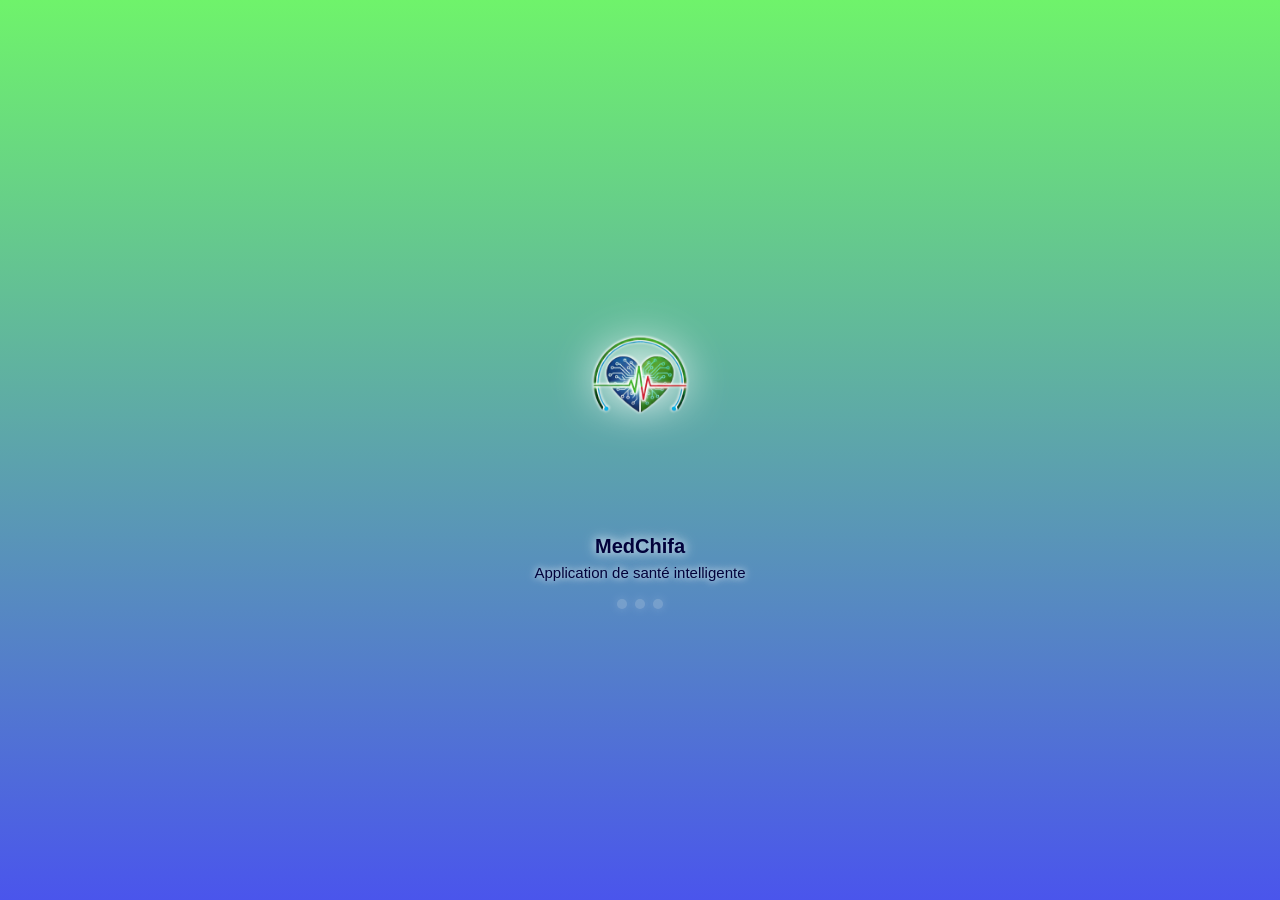
<file: splash.html>
<!DOCTYPE html>
<html lang="fr">
<head>
    <meta charset="UTF-8">
    <title>MedChifa</title>
    <meta name="viewport" content="width=device-width, initial-scale=1.0">

    <!-- CSS -->
    <style>
        * {
            margin: 0;
            padding: 0;
            box-sizing: border-box;
            font-family: 'Poppins', 'Segoe UI', sans-serif;
        }

        body {
            width: 100%;
            height: 100vh;
            background: linear-gradient(180deg, #6ff36b 0%, #4a55ec 100%) no-repeat fixed;
   
            display: flex;
            justify-content: center;
            align-items: center;
        }

        .splash-container {
            text-align: center;
            color: white;
        }

        /* 🔥 LOGO */
        .logo {
            width: 220px;
            max-width: 60vw;
            margin-bottom: 20px;
            animation: pulseGlow 2.2s infinite ease-in-out;
            filter: drop-shadow(0 0 20px rgba(255,255,255,0.9));
        }

     .app-name {
    font-size: 20px;
    font-weight: 600;
    color: #02023b; /* 🔵 bleu nuit */
    margin-bottom: 6px;
    animation: textPulse 2.2s infinite ease-in-out;
    text-shadow: 
        0 0 8px rgba(255,255,255,0.6),
        0 0 14px rgba(255, 255, 255, 0.737);
}

       .app-desc {
    font-size: 15px;
    color: #02023b; /* 🔵 bleu nuit أفتح */
    margin-bottom: 18px;
    animation: textPulse 2.2s infinite ease-in-out;
    animation-delay: 0.1s;
    text-shadow:
        0 0 6px rgba(255,255,255,0.5),
        0 0 10px rgba(255,255,255,0.8);
}

        /* ⏳ LOADING DOTS */
        .loading {
            display: flex;
            justify-content: center;
            gap: 8px;
        }

        .dot {
            width: 10px;
            height: 10px;
            background: rgb(247, 247, 247);
            border-radius: 50%;
            opacity: 0.2;
            animation: dotPulse 1.9s infinite ease-in-out;
            box-shadow: 0 0 10px rgba(255,255,255,0.9);
        }

        .dot:nth-child(1) { animation-delay: 0s; }
        .dot:nth-child(2) { animation-delay: 0.2s; }
        .dot:nth-child(3) { animation-delay: 0.4s; }

        @keyframes dotPulse {
            0%, 80%, 100% {
                opacity: 0.2;
            }
            40% {
                opacity: 1;
            }
        }

        /* 🔥 LOGO PULSE */
        @keyframes pulseGlow {
            0% {
                transform: scale(1);
                filter: drop-shadow(0 0 14px rgba(255,255,255,0.6));
            }
            50% {
                transform: scale(1.07);
                filter: drop-shadow(0 0 28px rgba(255,255,255,1));
            }
            100% {
                transform: scale(1);
                filter: drop-shadow(0 0 14px rgba(255,255,255,0.6));
            }
        }
        @keyframes textPulse {
    0% {
        transform: scale(1);
        opacity: 0.85;
    }
    50% {
        transform: scale(1.05);
        opacity: 1;
    }
    100% {
        transform: scale(1);
        opacity: 0.85;
    }
}
    </style>
</head>

<body>

    <div class="splash-container">
        <img src="medchifagz.png" class="logo" alt="MedChifa Logo">
<div class="app-name">MedChifa</div>
<div class="app-desc">Application de santé intelligente</div>

        <!-- ⏳ Loading dots -->
        <div class="loading">
            <div class="dot"></div>
            <div class="dot"></div>
            <div class="dot"></div>
        </div>
    </div>

    <!-- ⏭️ AUTO REDIRECT -->
    <script>
        setTimeout(() => {
            window.location.href = "login.html";
        }, 3000); // 3 ثواني
    </script>

</body>
</html>
</file>
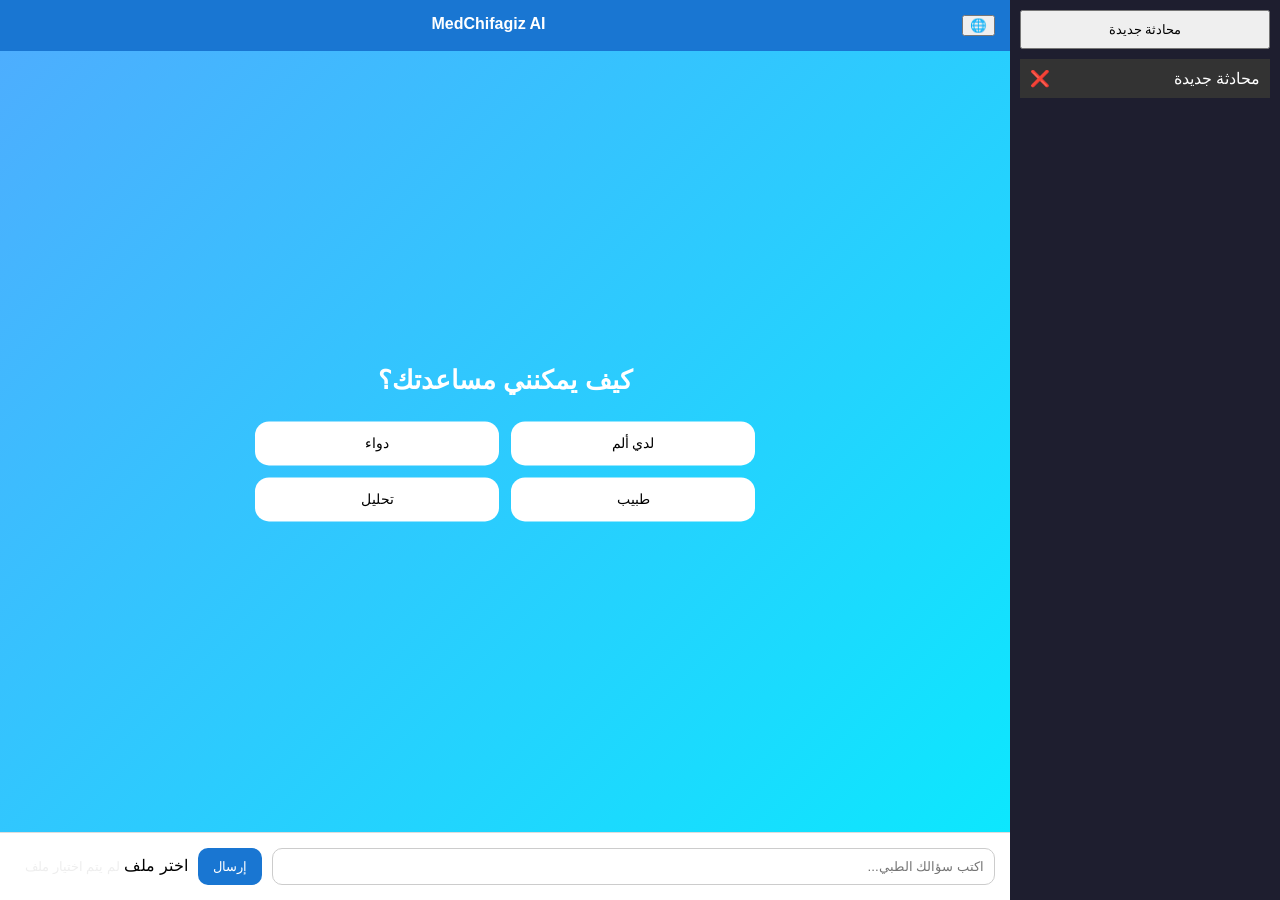
<file: chatbot_kh/index_old.html>
<!DOCTYPE html>
<html>
<head>
<meta charset="UTF-8">
<title>MedChifagiz AI</title>

<style>
body{
    margin: 0;
    height: 100vh;
    font-family: Arial;
    background: linear-gradient(135deg, #4facfe, #00f2fe);
}
.container {
    display: flex;
    height: 100vh;
    width: 100%;
}

.sidebar {
    width: 250px;
    min-width: 250px;
    background: #1e1e2f;
    color: white;
    padding: 10px;
}

.sidebar button {
    width: 100%;
    padding: 10px;
    margin-bottom: 10px;
}

.chat-area {
    flex: 1;
    display: flex;   
}

.chat-box{
    width: 100%;
    height: 100%;
    display: flex;
    flex-direction: column;
    position: relative;
} 


.header{
    background:#1976d2;
    color:white;
    padding:15px;
    text-align:center;
    font-weight:bold;
}

.messages{
    flex:1;
    overflow-y:auto;
    padding:20px;
    display:flex;
    flex-direction:column;
}

.msg{
    padding:10px;
    margin:8px;
    border-radius:10px;
    max-width:70%;
    line-height:1.5;
    box-shadow: 0 2px 5px rgba(0,0,0,0.1);
}
#message{
    direction: rtl;
    text-align: right;
}
.user{
    background:#1976d2;
    color:white;
    align-self:flex-end;
}

.bot{
    background:#f1f1f1;
    color:black;
    align-self:flex-start;
}

.input-area{
    display: flex;
    gap: 10px;
    padding: 15px;
    background: white;
    border-top: 1px solid #ddd;
}

.input-area input{
    flex: 1;
    padding: 10px;
    border-radius: 10px;
    border: 1px solid #ccc;
}

.input-area button{
    padding: 10px 15px;
    border: none;
    border-radius: 10px;
    background: #1976d2;
    color: white;
    cursor: pointer;
}
.welcome{
    position: absolute;
    top: 50%;
    left: 50%;
    transform: translate(-50%, -60%);
    text-align: center;
    width: 100%;
    max-width: 500px;
}

.welcome h2{
    font-size: 26px;
    margin-bottom: 25px;
    color: white;
}

.suggestions{
    display:grid;
    grid-template-columns: repeat(2,1fr);
    gap:12px;
}

.suggestions button{
    padding:14px;
    border:none;
    border-radius:14px;
    cursor:pointer;
    background:white;
    font-size:14px;
    transition:0.2s;
}

.suggestions button:hover{
    background:#e3f2fd;
    transform:scale(1.05);
}
#fileLabel{
    background:#1976d2;
    color:white;
    padding:8px 12px;
    border-radius:50%;
    cursor:pointer;
    font-size:18px;
}

#fileLabel:hover{
    background:#125aa0;
}

#fileName{
    margin-left:10px;
    color:#eee;
    font-size:13px;
}
.input-area {
    position: relative;
}

#previewImg {
    display: block;
    margin-bottom: 10px;
    pointer-events: none;
}
</style>

</head>

<body>

<div class="container">
    
    <div class="sidebar">
        <button onclick="newChat()" data-t="newChat">+ New Chat</button>
        <div id="chatList"></div>
    </div>

    <div class="chat-area">
       <div class="chat-box">
    <div class="header">
    MedChifagiz AI
    <button onclick="toggleLang()" style="float:right;">🌐</button>
</div>

    <!-- ✅ welcome -->
    <div id="welcomeScreen" class="welcome">
        <h2 data-t="welcome">كيف يمكنني مساعدتك؟</h2>

        <div class="suggestions">
            <button onclick="sendSuggestion('pain')" data-t="pain">🤒 لدي ألم</button>
            <button onclick="sendSuggestion('medicine')" data-t="medicine">💊 دواء</button>
            <button onclick="sendSuggestion('doctor')" data-t="doctor">🧑‍⚕️ طبيب</button>
            <button onclick="sendSuggestion('analysis')" data-t="analysis">🧠 تحليل</button>
        </div>
    </div>
    <!-- ✅ نهاية welcome -->

    <div id="messages" class="messages"></div>

           <div class="input-area">
    <input id="message" placeholder="Ask a health question" />

   <button id="sendBtn" type="button" onclick="sendMessage()" data-t="send">Send</button>
    <div style="margin-top:8px;">

    <!-- زر اختيار صورة -->
    <label for="imageInput" style="cursor:pointer;" data-t="chooseFile">
    📷 اختر صورة
</label>
    <!-- اسم الملف -->
    <span id="fileName">No file chosen</span>

    <!-- input مخفي -->
    <input type="file" id="imageInput" accept="image/*" style="display:none;">

</div>
    

    <!-- 🖼️ preview -->
    <img id="previewImg" style="max-width:120px; display:none; margin-top:5px; border-radius:8px;">
    <button id="removeImgBtn" style="display:none; margin-top:5px;">❌</button>

</div>
        </div>
    </div>

</div>

<script>
let lang = localStorage.getItem("lang") || "ar";

const translations = {
   ar: {
    welcome: "كيف يمكنني مساعدتك؟",
    pain: "لدي ألم",
    medicine: "دواء",
    doctor: "طبيب",
    analysis: "تحليل",
    send: "إرسال",
    newChat: "محادثة جديدة",
    placeholder: "اكتب سؤالك الطبي...",
    chooseFile: "اختر ملف",
    noFile: "لم يتم اختيار ملف"
},
en: {
    welcome: "How can I help you?",
    pain: "I have pain",
    medicine: "Medicine",
    doctor: "Doctor",
    analysis: "Analysis",
    send: "Send",
    newChat: "New Chat",
    placeholder: "Ask a health question...",
    chooseFile: "Choose File",
    noFile: "No file chosen"

},
fr: {
    welcome: "Comment puis-je vous aider ?",
    pain: "J'ai une douleur",
    medicine: "Médicament",
    doctor: "Médecin",
    analysis: "Analyse",
    send: "Envoyer",
    newChat: "Nouveau Chat",
    placeholder: "Posez une question médicale...",
    chooseFile: "Choisir un fichier",
    noFile: "Aucun fichier choisi"
}
};
function applyLanguage(){
    document.querySelectorAll("[data-t]").forEach(el=>{
        let key = el.getAttribute("data-t");
        if(translations[lang][key]){
            el.innerText = translations[lang][key];
        }
    });
    let input = document.getElementById("message");
if(input && translations[lang].placeholder){
    input.placeholder = translations[lang].placeholder;
}

/* 🔽 حط الكود هنا بالضبط */
let fileNameEl = document.getElementById("fileName");
let inputFile = document.getElementById("imageInput");

if(fileNameEl && inputFile){
    if(inputFile.files.length === 0){
        fileNameEl.innerText = translations[lang].noFile;
    }
}

// ✅ بعدها يبقى هذا
renderChats();
}
/* 🔽 هنا بالضبط حط الكود */
document.addEventListener("DOMContentLoaded", function(){

    let input = document.getElementById("imageInput");
    let preview = document.getElementById("previewImg");
    let fileNameEl = document.getElementById("fileName");

    input.addEventListener("change", function(){

        // 📝 اسم الملف
        let fileName = this.files.length > 0 
            ? this.files[0].name 
            : translations[lang].noFile;

        fileNameEl.innerText = fileName;

        // 🖼 preview
        if(this.files && this.files[0]){
            let reader = new FileReader();

           reader.onload = function(e){
    preview.src = e.target.result;
    preview.style.display = "block";

    // 👇 زيد هذا
    document.getElementById("removeImgBtn").style.display = "inline-block";
}

            reader.readAsDataURL(this.files[0]);
        }
    });

});




let chats = JSON.parse(localStorage.getItem("chats")) || [];
let currentChat = 0;
function addMessage(text, type){
    let div = document.createElement("div");
    div.className = "msg " + type;
    div.innerText = text;
    div.style.whiteSpace = "pre-line";
    document.getElementById("messages").appendChild(div);

    document.getElementById("messages").scrollTop =
    document.getElementById("messages").scrollHeight;
}
// 👇 حطها هنا مباشرة
function sendMessage(){
    document.getElementById("welcomeScreen").style.display = "none";

    if(!checkLimit()){
        addMessage("⛔ وصلت إلى الحد اليومي (30 سؤال).\nارجع بعد 6 ساعات ⏳","bot");
        return;
    }

    let input = document.getElementById("message");
    let text = input.value.trim();
    let imageInput = document.getElementById("imageInput");

    // ✅ هنا الحل
    if(text === "" && imageInput.files.length === 0){
        return;
    }

    // عرض النص
    if(text){
        addMessage(text,"user");
    }

    // عرض الصورة
    if(imageInput.files.length > 0){
        let img = document.createElement("img");
        img.src = URL.createObjectURL(imageInput.files[0]);
        img.style.maxWidth = "150px";

        let div = document.createElement("div");
        div.className = "msg user";
        div.appendChild(img);

        document.getElementById("messages").appendChild(div);
    }

    // history
    if (!chats[currentChat]) chats[currentChat] = [];

    chats[currentChat].push({
        role: "user",
        content: text || "[image]"
    });

    localStorage.setItem("chats", JSON.stringify(chats));
    renderChats();

    usage.count++;
    localStorage.setItem("usage", JSON.stringify(usage));

    let limitedHistory = chats[currentChat].slice(-5).map(msg => ({
        role: fixRole(msg.role),
        content: msg.content
    }));

    let formData = new FormData();
    formData.append("message", text);
    formData.append("history", JSON.stringify(limitedHistory));

    if(imageInput.files.length > 0){
        formData.append("image", imageInput.files[0]);
    }

    fetch("chatbot.php",{
        method:"POST",
        body: formData
    })
    .then(res=>res.json())
    .then(data=>{
        let textReply = data.reply;

        if (data.specialty) {
            textReply += "\n\n🩺 Recommended doctor: " + data.specialty;
        }

        addMessage(textReply,"bot");

        chats[currentChat].push({
            role: "assistant",
            content: textReply
        });

        localStorage.setItem("chats", JSON.stringify(chats));
        renderChats();
    });

    // تنظيف
    input.value = "";
    imageInput.value = "";
    document.getElementById("previewImg").style.display = "none";
    document.getElementById("fileName").innerText = translations[lang].noFile;


    // scroll
    let msgBox = document.getElementById("messages");
    msgBox.scrollTop = msgBox.scrollHeight;

};

function sendSuggestion(key){
    let text = translations[lang][key];
    document.getElementById("message").value = text;
    sendMessage();
}
function toggleLang(){
    if(lang === "ar"){
        lang = "en";
    } else if(lang === "en"){
        lang = "fr";
    } else {
        lang = "ar";
    }

    localStorage.setItem("lang", lang);
    applyLanguage();

    // 🔥 اتجاه الصفحة
 document.body.dir = (lang === "ar") ? "rtl" : "ltr";

document.getElementById("message").style.direction = (lang === "ar") ? "rtl" : "ltr";
document.getElementById("message").style.textAlign = (lang === "ar") ? "right" : "left";
}

function fixRole(role) {
    return role === "bot" ? "assistant" : role;
}

function newChat() {
    chats.push([]);
    currentChat = chats.length - 1;

    localStorage.setItem("chats", JSON.stringify(chats));

    renderChats();
    loadChat(currentChat);
}

function renderChats() {
    let chatList = document.getElementById("chatList");
    chatList.innerHTML = "";

    chats.forEach((chat, index) => {
        let div = document.createElement("div");

        let title = chat.length > 0
            ? chat[0].content.substring(0, 20)
            : translations[lang].newChat;

        div.innerText = title;
        div.style.cursor = "pointer";
        div.style.padding = "10px";
        div.style.color = "white";
        div.style.display = "flex";
        div.style.justifyContent = "space-between";

        if (index === currentChat) {
            div.style.background = "#333";
        }

        div.onclick = () => loadChat(index);

        let deleteBtn = document.createElement("span");
        deleteBtn.innerText = " ❌";
        deleteBtn.style.cursor = "pointer";

        deleteBtn.onclick = (e) => {
            e.stopPropagation();
            chats.splice(index, 1);

            if (chats.length === 0) {
                chats.push([]);
            }

            currentChat = 0;
            localStorage.setItem("chats", JSON.stringify(chats));
            renderChats();
            loadChat(currentChat);
        };

        div.appendChild(deleteBtn);
        chatList.appendChild(div);
    });
}
function loadChat(index) {
    currentChat = index;

    let messagesBox = document.getElementById("messages");
    messagesBox.innerHTML = "";
// 👇 هذا هو السطر المهم
    if(chats[index].length === 0){
        document.getElementById("welcomeScreen").style.display = "block";
    } else {
        document.getElementById("welcomeScreen").style.display = "none";
    }
    chats[index].forEach(msg => {
        let uiRole = msg.role === "assistant" ? "bot" : msg.role;
        addMessage(msg.content, uiRole);
    });
}
window.onload = () => {
    if (chats.length === 0) {
        chats.push([]);
    }

    renderChats();
    loadChat(currentChat);
    applyLanguage();

    document.body.dir = (lang === "ar") ? "rtl" : "ltr";

    document.getElementById("message").style.direction = (lang === "ar") ? "rtl" : "ltr";
    document.getElementById("message").style.textAlign = (lang === "ar") ? "right" : "left";
    // 👇 هنا بالضبط ضيف هذا

    let removeBtn = document.getElementById("removeImgBtn");

    removeBtn.addEventListener("click", function(){
        document.getElementById("imageInput").value = "";
        document.getElementById("previewImg").style.display = "none";
        document.getElementById("fileName").innerText = translations[lang].noFile;
        this.style.display = "none";
    });
};
    

// 🔄 تحميل الرسائل القديمة

// ⏱️ إعدادات
const MAX_QUESTIONS = 30;
const WAIT_HOURS = 6;

// 📊 تحميل البيانات
let usage = JSON.parse(localStorage.getItem("usage")) || {
    count: 0,
    lastReset: Date.now()
};

// 🔄 تحقق من الوقت
function checkLimit(){

    let now = Date.now();
    let hoursPassed = (now - usage.lastReset) / (1000 * 60 * 60);

    // ⏱️ إذا فاتت 6 ساعات → reset
    if(hoursPassed >= WAIT_HOURS){
        usage.count = 0;
        usage.lastReset = now;
        localStorage.setItem("usage", JSON.stringify(usage));
    }

    // 🚫 إذا وصل 30
    if(usage.count >= MAX_QUESTIONS){
        return false;
    }

    return true;
}


// Enter send
document.getElementById("message").addEventListener("keypress",function(e){
    if(e.key==="Enter"){
        sendMessage();
    }
});

</script>

</body>
</html>
</file>
<file: style.css>
@import url('https://fonts.googleapis.com/css2?family=Tajawal:wght@400;500;700&display=swap');

* {
    margin: 0;
    padding: 0;
    box-sizing: border-box;
    font-family: 'Tajawal', sans-serif;
}

body {
    /* الخلفية المتدرجة ثابتة لمنع التقطع في الأسفل */
    background: linear-gradient(180deg, #6ff36b 0%, #4a55ec 100%) no-repeat fixed;
   
   
    justify-content: center;
    align-items: center;
    padding: 10px;
}

.container {
    width: 100%;
    max-width: 315px; /* عرض نحيف ومثالي للموبايل */
    display: flex;
    flex-direction: column;
    align-items: center;
    position: relative;
}

/* اللوجو مع توهج أبيض خلفه */
.logo-area {
    margin-bottom: -75px; 
    z-index: 10;
    position: relative;
}

.logo-area::before {
    content: "";
    position: absolute;
    top: 50%; left: 50%;
    transform: translate(-50%, -50%);
    width: 100px; height: 100px;
    background: rgba(255, 255, 255, 0.45);
    filter: blur(30px);
    z-index: -1;
}

.logo-area img {
    width: 170px;
    filter: drop-shadow(0 5px 12px rgba(0,0,0,0.2));
}

/* الكارد: شفاف، مرفوع للأعلى، حواف حادة */
.card {
    background: rgba(255, 255, 255, 0.55);
    backdrop-filter: blur(20px);
    -webkit-backdrop-filter: blur(20px);
    
    /* تقليل الـ padding العلوي لرفع العناصر داخل الكارد */
    padding: 75px 15px 20px 15px; 
    border-radius: 20px; /* حواف حادة احترافية */
    width: 100%;
    
    /* تحديد أسود خفيف + ظل غامق للطفو */
    border: 1px solid rgba(0, 0, 0, 0.1);
    box-shadow: 0 25px 50px rgba(0, 0, 0, 0.35);
    
    display: flex;
    flex-direction: column;
}

/* رفع العنوان لأقصى حد */
h2 {
    color: #2c3e50;
    font-size: 20px;
    margin-top: -15px; 
    margin-bottom: 25px;
    font-weight: 700;
    text-align: center;
}

/* تنسيق العناصر مع مسافات متساوية وتحديد أسود */
.input-group {
    position: relative;
    margin-bottom: 12px; /* مسافة متناسقة لتقليل طول الكارد */
    filter: drop-shadow(0 2px 4px rgba(0,0,0,0.12));
    transition: transform 0.3s ease;
}

.input-group input {
    width: 100%;
    padding: 12px 42px; /* حشو متساوٍ للأيقونات */
    border-radius: 12px;
    border: 1px solid rgba(0, 0, 0, 0.18); 
    background: rgba(255, 255, 255, 0.95);
    font-size: 13.5px;
    outline: none;
    text-align: right;
    transition: all 0.3s ease;
}

/* حركة التوهج الأبيض/الأزرق عند النقر */
.input-group input:focus {
    border-color: #378dbd;
    box-shadow: 0 0 15px rgba(55, 141, 189, 0.5);
    background: #ffffff;
}

.input-group .icon {
    position: absolute;
    right: 14px;
    top: 50%;
    transform: translateY(-50%);
    color: #444;
    font-size: 16px;
}

/* أيقونة العين داخل الحقل جهة اليسار */
.toggle-pass {
    position: absolute;
    left: 14px;
    top: 50%;
    transform: translateY(-50%);
    color: #888;
    cursor: pointer;
    z-index: 5;
}

/* زر التالي: صغير، لليمين، تحديد أسود، شادو غامق */
.next-btn {
    width: 100px;
    padding: 10px;
    margin-top: 5px;
    border-radius: 12px;
    background: linear-gradient(90deg, #378dbd 0%, #7ed957 100%);
    color: white;
    font-size: 16px;
    font-weight: 700;
    cursor: pointer;
    
    /* تحديد أسود خفيف وشادو مطابق للعناصر */
    border: 1px solid rgba(0, 0, 0, 0.2);
    box-shadow: 0 6px 12px rgba(0, 0, 0, 0.25);
    
    /* دفعه لأقصى اليمين */
    align-self: flex-end; 
    
    transition: 0.3s;
    text-align: center;
}

.next-btn:active {
    transform: scale(0.95);
    box-shadow: 0 2px 5px rgba(0,0,0,0.2);
}
/* تنسيق الواجهة لتكون في المنتصف تماماً */
body {
    background: linear-gradient(180deg, #6ff36b 0%, #4a55ec 100%) no-repeat fixed;
   
   
    flex-direction: column;
    justify-content: center; /* توسيط عمودي */
    align-items: center; /* توسيط أفقي */
    padding: 10px;
    overflow: hidden;
}

.container {
    width: 100%;
    max-width: 320px;
    display: flex;
    flex-direction: column;
    align-items: center;
    margin-top: -30px; /* رفع المجموعة بالكامل للأعلى قليلاً لتتوسط الشاشة بصرياً */
}

/* اللوجو مع حركة نبض ذكية */
.logo-area {
    margin-bottom: -65px; 
    z-index: 10;
    animation: intelligentPulse 4s infinite ease-in-out;
}

@keyframes intelligentPulse {
    0%, 100% { transform: scale(1); filter: drop-shadow(0 0 10px rgba(255,255,255,0.4)); }
    50% { transform: scale(1.05); filter: drop-shadow(0 0 25px rgba(255,255,255,0.7)); }
}

.card {
    background: rgba(255, 255, 255, 0.5);
    backdrop-filter: blur(25px);
    -webkit-backdrop-filter: blur(25px);
    padding: 70px 20px 25px 20px;
    border-radius: 24px;
    width: 100%;
    border: 1px solid rgba(255, 255, 255, 0.3);
    box-shadow: 0 20px 60px rgba(0, 0, 0, 0.2);
}

/* حركة التوهج عند الكتابة */
.input-group input:focus {
    border-color: #378dbd;
    box-shadow: 0 0 20px rgba(55, 141, 189, 0.4);
    background: rgba(255, 255, 255, 1);
}

/* زر التالي مع تحديد أسود خفيف وشادو ذكي */
.next-btn {
    align-self: flex-end; /* لليمين */
    border: 1px solid rgba(0, 0, 0, 0.2);
    box-shadow: 0 4px 15px rgba(0, 0, 0, 0.3);
    transition: 0.4s cubic-bezier(0.175, 0.885, 0.32, 1.275);
}
/* رفع كل شيء داخل الكارد لأقصى حد */
.card {
    background: rgba(255, 255, 255, 0.55);
    backdrop-filter: blur(20px);
    -webkit-backdrop-filter: blur(20px);
    padding: 60px 18px 15px 18px; /* تقليل الـ Padding السفلي والعلوي */
    border-radius: 20px;
    width: 100%;
    max-width: 315px;
    border: 1px solid rgba(0, 0, 0, 0.1);
    box-shadow: 0 25px 50px rgba(0, 0, 0, 0.35);
    display: flex;
    flex-direction: column;
}

/* رفع عنوان إنشاء حساب لأقصى حافة الكارد */
h2 {
    color: #2c3e50;
    font-size: 20px;
    margin-top: -30px; /* رفعه لأقصى حد ممكن */
    margin-bottom: 25px;
    font-weight: 700;
    text-align: center;
}

/* تقليل المسافات بين الحقول لتقليص طول الكارد */
.input-group {
    position: relative;
    margin-bottom: 10px; /* مسافة صغيرة جداً بين الحقول */
}

/* زر التالي جهة اليمين */
.next-btn {
    width: 100px;
    padding: 10px;
    margin-top: 5px;
    border-radius: 12px;
    background: linear-gradient(90deg, #378dbd 0%, #7ed957 100%);
    color: white;
    font-weight: 700;
    border: 1px solid rgba(0, 0, 0, 0.2);
    align-self: flex-start; /* إذا كان الموقع بالعربي (RTL) فإن flex-start هو اليمين */
}

/* الحالة النشطة لأيقونة العين (الضوء الأخضر) */
.toggle-pass.active {
    color: #6ff36b !important;
    filter: drop-shadow(0 0 5px rgba(111, 243, 107, 0.8));
    transform: translateY(-50%) scale(1.2);
}
/* تصغير العرض وضبط التناسق */
.container {
    max-width: 290px; /* تقليل العرض ليكون أنحف وأجمل */
}

.card {
    background: rgba(255, 255, 255, 0.55);
    backdrop-filter: blur(20px);
    padding: 55px 15px 15px 15px;
    border-radius: 22px;
    /* تحديد أنعم للزر والحواف */
    border: 1px solid rgba(255, 255, 255, 0.4);
    box-shadow: 0 20px 40px rgba(0, 0, 0, 0.3);
    opacity: 0; /* للـ JS */
    transform: translateY(30px); /* للـ JS */
}

/* شريط الخطوات (Step Progress) */
.step-container {
    width: 100%;
    margin-bottom: 20px;
    text-align: center;
}

.step-text {
    font-size: 11px;
    color: #1a3a5a;
    font-weight: bold;
    margin-bottom: 5px;
    display: block;
}

.progress-bar {
    width: 100%;
    height: 6px;
    background: rgba(0, 0, 0, 0.1);
    border-radius: 10px;
    overflow: hidden;
    position: relative;
    border: 0.5px solid rgba(0,0,0,0.05);
}

.progress-fill {
    width: 33%; /* الخطوة 1 من 3 */
    height: 100%;
    background: linear-gradient(90deg, #4facfe, #00f2fe);
    box-shadow: 0 0 10px rgba(79, 172, 254, 0.8);
    transition: width 0.5s ease;
}

/* زر التالي الاحترافي */
.next-btn {
    width: 90px;
    padding: 9px;
    border-radius: 10px;
    border: none;
    background: linear-gradient(135deg, #378dbd, #7ed957);
    color: white;
    font-size: 15px;
    box-shadow: 0 4px 12px rgba(0,0,0,0.2);
    cursor: pointer;
    align-self: flex-start; /* لليمين */
    transition: 0.3s cubic-bezier(0.175, 0.885, 0.32, 1.275);
}

.next-btn:hover {
    transform: scale(1.05);
    box-shadow: 0 6px 15px rgba(0,0,0,0.3);
}

/* تأثير ضوء أيقونة العين */
.toggle-pass.active {
    color: #65f89b !important;
    text-shadow: 0 0 8px rgba(134, 238, 141, 0.9);
}
/* تصغير العرض وزيادة الطول مع الحفاظ على التوسط */
.container {
    max-width: 280px; /* أنحف ليكون طويلاً */
}

.card {
    background: rgba(255, 255, 255, 0.55);
    backdrop-filter: blur(20px);
    -webkit-backdrop-filter: blur(20px);
    /* تقليل الحشو لرفع العناصر وزيادة الطول البصري */
    padding: 65px 15px 25px 15px; 
    border-radius: 25px;
    width: 100%;
    border: 1px solid rgba(255, 255, 255, 0.3);
    box-shadow: 0 25px 50px rgba(0, 0, 0, 0.3);
    display: flex;
    flex-direction: column;
    
}

/* اللوجو: تكبير وتمركز دقيق */
.logo-area {
    margin-bottom: -60px;
    z-index: 10;
    text-align: center;
}

.logo-area img {
    width: 180px; /* تكبير الحجم */
    filter: drop-shadow(0 5px 15px rgba(0,0,0,0.2));
}

/* عنوان إنشاء حساب في أقصى الأعلى */
h2 {
    color: #1a3a5a;
    font-size: 20px;
    margin-top: -15px; /* رفعه للأعلى */
    margin-bottom: 10px;
    font-weight: 700;
}

/* شريط التقدم بين العنوان وأول عنصر */
.progress-container {
    width: 100%;
    margin-bottom: 25px; /* مسافة بين الشريط وأول حقل */
    text-align: center;
}

.progress-bar {
    width: 100%;
    height: 6px;
    background: rgba(0, 0, 0, 0.1);
    border-radius: 10px;
    overflow: hidden;
    margin-bottom: 5px;
}

.progress-fill {
    width: 33%; /* الخطوة الأولى */
    height: 100%;
    background: linear-gradient(90deg, #00f2fe, #4facfe);
    box-shadow: 0 0 10px rgba(79, 172, 254, 0.8);
    transition: width 0.4s ease;
}

.step-text {
    font-size: 11px;
    color: #2c3e50;
    font-weight: bold;
}

/* الحالة الافتراضية لأيقونة العين (اللون العادي) */
.toggle-pass {
    position: absolute;
    left: 15px;
    top: 50%;
    transform: translateY(-50%);
    color: #888;
    cursor: pointer;
    transition: all 0.3s ease;
}

/* الحالة النشطة (عند إظهار كلمة السر) */
.toggle-pass.active {
    color: #759ef8 !important; /* ضوء أخضر */
    filter: drop-shadow(0 0 5px rgba(112, 163, 231, 0.8));
}
.input-group {
    position: relative; /* ضروري لكي تظهر العين داخل الحقل */
}
.toggle-pass {
    z-index: 10;
    cursor: pointer;
    position: absolute;
    left: 15px; /* تأكد أنها جهة اليسار داخل المستطيل */
    top: 50%;
    transform: translateY(-50%);
}
/* 1. إضافة ضوء (Aura) خلف الكارد ليعطي إيحاء بالذكاء الاصطناعي */
.container::before {
    content: "";
    position: absolute;
    width: 300px;
    height: 300px;
    background: radial-gradient(circle, rgba(111, 243, 107, 0.3) 0%, rgba(74, 85, 236, 0.2) 70%);
    filter: blur(50px);
    z-index: -1;
    animation: pulseAura 6s infinite alternate;
}

@keyframes pulseAura {
    0% { transform: scale(1); opacity: 0.5; }
    100% { transform: scale(1.3); opacity: 0.8; }
}

/* 2. شريط تقدم متطور (Neon Animated Progress) */
.progress-bar {
    width: 100%;
    height: 6px;
    background: rgba(255, 255, 255, 0.1);
    border-radius: 10px;
    position: relative;
    overflow: hidden;
    border: 0.5px solid rgba(255, 255, 255, 0.2);
}

.progress-fill {
    width: 33%;
    height: 100%;
    background: linear-gradient(90deg, #00f2fe, #4facfe, #00f2fe);
    background-size: 200% 100%;
    animation: shimmer 2s linear infinite; /* حركة تموج الضوء داخل الشريط */
    box-shadow: 0 0 15px rgba(79, 172, 254, 0.9);
}

@keyframes shimmer {
    0% { background-position: 200% 0; }
    100% { background-position: -200% 0; }
}

/* 3. زر التالي مع توهج الحواف عند الضغط (Neon Border Glow) */
.next-btn {
    position: relative;
    border: 1px solid rgba(255, 255, 255, 0.2);
    transition: all 0.3s cubic-bezier(0.4, 0, 0.2, 1);
}

.next-btn:active {
    transform: scale(0.95);
    box-shadow: 0 0 20px rgba(111, 243, 107, 0.8); /* ضوء أخضر قوي عند الضغط */
    border-color: #6ff36b;
}

/* إضافة لمسة زجاجية إضافية للحقول */
.input-group input {
    background: rgba(255, 255, 255, 0.85);
    border: 1px solid rgba(255, 255, 255, 0.3);
}
.user-type-grid {
    display: grid;
    grid-template-columns: repeat(3, 1fr); /* 3 أيقونات في كل صف */
    gap: 15px;
    margin-top: 15px;
    width: 100%;
}

/* لضمان أن الأيقونة السابعة (المتبرع) تأتي في المنتصف إذا كانت وحيدة في الصف الأخير */
.user-option:last-child:nth-child(3n-2) {
    grid-column-start: 2;
}

.icon-circle {
    width: 55px; /* تصغير بسيط جداً لتناسب الحجم الجديد */
    height: 55px;
    background: rgba(255, 255, 255, 0.3);
    border-radius: 50%;
    display: flex;
    justify-content: center;
    align-items: center;
    border: 2px solid rgba(255, 255, 255, 0.5);
    transition: all 0.4s cubic-bezier(0.175, 0.885, 0.32, 1.275);
    margin-bottom: 5px;
    color: #1a3a5a;
    font-size: 22px;
}

/* التوهج عند الضغط */
.user-option.selected .icon-circle {
    background: #ffffff;
    border-color: #7ed957;
    color: #378dbd;
    box-shadow: 0 0 15px rgba(126, 217, 87, 0.7), 
                0 0 30px rgba(55, 141, 189, 0.4);
    transform: scale(1.1) translateY(-5px);
}
/* تقليل حجم الكارد الكلي */
.card {
    width: 290px;
    
    padding: 55px 15px 15px 15px;
    background: rgba(255, 255, 255, 0.55);
    backdrop-filter: blur(20px);
    border-radius: 25px;
    display: flex;
    flex-direction: column;
    align-items: center;
    position: relative;
    box-shadow: 0 20px 40px rgba(0, 0, 0, 0.2);
}

/* تصغير الأيقونات والدوائر */
.user-type-grid {
    display: grid;
    grid-template-columns: repeat(3, 1fr);
    gap: 8px; /* تقليل المسافة بين الأيقونات */
    margin-top: 10px;
    width: 100%;
}

.icon-circle {
    width: 48px;  /* تصغير الدائرة */
    height: 48px;
    background: rgba(255, 255, 255, 0.3);
    border-radius: 50%;
    display: flex;
    justify-content: center;
    align-items: center;
    border: 1.5px solid rgba(255, 255, 255, 0.5);
    transition: all 0.3s ease;
    color: #1a3a5a;
    font-size: 18px; /* تصغير حجم الأيقونة داخل الدائرة */
}

.user-option span {
    font-size: 9px; /* تصغير النص */
    font-weight: 700;
    margin-top: 4px;
}

/* حركة التوهج عند الاختيار */
.user-option.selected .icon-circle {
    background: #ffffff;
    border-color: #6ff36b;
    box-shadow: 0 0 15px rgba(111, 243, 107, 0.6);
    transform: scale(1.05);
}

/* زر التالي في أقصى اليمين */
.footer-action {
    width: 100%;
    display: flex;
    justify-content: flex-end; /* أقصى اليمين */
    margin-top: 20px; /* مسافة بسيطة عوضاً عن auto لتقصير الكارد */
}

.next-btn {
    width: 90px;
    padding: 8px;
    border-radius: 10px;
    background: linear-gradient(135deg, #7ed957, #378dbd);
    color: white;
    font-weight: 700;
    border: none;
    cursor: pointer;
}
/* الكارد: أبعاد مطابقة للواجهة الأولى 100% */
.card {
    background: rgba(255, 255, 255, 0.55);
    backdrop-filter: blur(20px);
    -webkit-backdrop-filter: blur(20px);
    padding: 50px 15px 15px 15px;
    border-radius: 25px;
    width: 290px;
   /* تحديد طول ثابت يطابق الواجهة الأولى لمنع التمدد */
    border: 1px solid rgba(255, 255, 255, 0.3);
    box-shadow: 0 25px 50px rgba(0, 0, 0, 0.2);
    display: flex;
    flex-direction: column;
    align-items: center;
    position: relative;
    overflow: hidden;

    /* حركة الدخول المتناغمة مع الواجهة 1 */
    opacity: 0;
    transform: translateY(40px);
    transition: all 0.8s cubic-bezier(0.175, 0.885, 0.32, 1.1);
}

.card.show {
    opacity: 1;
    transform: translateY(0);
}

/* شبكة الأيقونات: جعلها أكثر انضغاطاً */
.user-type-grid {
    display: grid;
    grid-template-columns: repeat(3, 1fr);
    gap: 10px; /* تقليل الفراغات */
    width: 100%;
    margin-top: 10px;
}

.icon-circle {
    width: 45px; /* حجم أصغر للأيقونة الدائرية */
    height: 45px;
    background: rgba(255, 255, 255, 0.3);
    border-radius: 50%;
    display: flex;
    justify-content: center;
    align-items: center;
    border: 1.5px solid rgba(255, 255, 255, 0.4);
    transition: 0.3s ease;
    color: #1a3a5a;
    font-size: 16px;
}

/* تأثير الضوء عند الاختيار */
.user-option.selected .icon-circle {
    background: #ffffff;
    border-color: #6ff36b;
    box-shadow: 0 0 15px rgba(111, 243, 107, 0.8);
    transform: scale(1.1);
}

.user-option span {
    font-size: 9px;
    font-weight: 700;
    color: #1a3a5a;
    margin-top: 3px;
}

/* زر التالي: أقصى اليمين وبوضعية ثابتة */


.next-btn {
    width: 85px;
    padding: 8px;
    border-radius: 10px;
    background: linear-gradient(135deg, #7ed957, #378dbd);
    color: white;
    font-weight: 700;
    border: none;
    cursor: pointer;
    box-shadow: 0 4px 10px rgba(0,0,0,0.1);
}
/* الكارد: أبعاد مطابقة للواجهة الأولى 100% */
.card {
    background: rgba(255, 255, 255, 0.55);
    backdrop-filter: blur(20px);
    -webkit-backdrop-filter: blur(20px);
    padding: 50px 15px 15px 15px;
    border-radius: 25px;
    width: 290px;
   /* تحديد طول ثابت يطابق الواجهة الأولى لمنع التمدد */
    border: 1px solid rgba(255, 255, 255, 0.3);
    box-shadow: 0 25px 50px rgba(0, 0, 0, 0.2);
    display: flex;
    flex-direction: column;
    align-items: center;
    position: relative;
    overflow: hidden;

    /* حركة الدخول المتناغمة مع الواجهة 1 */
    opacity: 0;
    transform: translateY(40px);
    transition: all 0.8s cubic-bezier(0.175, 0.885, 0.32, 1.1);
}

.card.show {
    opacity: 1;
    transform: translateY(0);
}

/* شبكة الأيقونات: جعلها أكثر انضغاطاً */
.user-type-grid {
    display: grid;
    grid-template-columns: repeat(3, 1fr);
    gap: 10px; /* تقليل الفراغات */
    width: 100%;
    margin-top: 10px;
}

.icon-circle {
    width: 45px; /* حجم أصغر للأيقونة الدائرية */
    height: 45px;
    background: rgba(255, 255, 255, 0.3);
    border-radius: 50%;
    display: flex;
    justify-content: center;
    align-items: center;
    border: 1.5px solid rgba(255, 255, 255, 0.4);
    transition: 0.3s ease;
    color: #1a3a5a;
    font-size: 16px;
}

/* تأثير الضوء عند الاختيار */
.user-option.selected .icon-circle {
    background: #ffffff;
    border-color: #6ff36b;
    box-shadow: 0 0 15px rgba(111, 243, 107, 0.8);
    transform: scale(1.1);
}

.user-option span {
    font-size: 9px;
    font-weight: 700;
    color: #1a3a5a;
    margin-top: 3px;
}



.next-btn {
    width: 85px;
    padding: 8px;
    border-radius: 10px;
    background: linear-gradient(135deg, #7ed957, #378dbd);
    color: white;
    font-weight: 700;
    border: none;
    cursor: pointer;
    box-shadow: 0 4px 10px rgba(0,0,0,0.1);
}
/* شريط التقدم: تعديل الاتجاه ليكون من اليمين لليسار */
.progress-bar {
    width: 100%; 
    height: 6px; 
    background: rgba(0, 0, 0, 0.1);
    border-radius: 10px; 
    overflow: hidden;
    display: flex;
    /* التعديل هنا: اتجاه من اليمين لليسار */
    flex-direction: row; 
}

.progress-fill {
    /* سيمتد الآن من اليمين تلقائياً إذا كان الأب يدعم RTL */
    width: 66%; 
    height: 100%;
    background: linear-gradient(90deg, #4facfe, #00f2fe);
    float: right; /* ضمان التموضع يميناً */
}

/* شبكة الأيقونات: ضبط التمركز التام */
.user-type-grid {
    display: grid;
    grid-template-columns: repeat(3, 1fr);
    gap: 15px;
    margin-top: 10px;
    width: 100%;
    padding: 0; /* تأكد أن الحشو صفر لتجنب الميل لليسار */
    justify-items: center; /* تمركز العناصر داخل الأعمدة */
}

/* تأثيرات الأيقونة: الارتفاع عند الحوم (Hover) والتوهج عند الضغط */
.user-option {
    display: flex;
    flex-direction: column;
    align-items: center;
    cursor: pointer;
    transition: transform 0.3s ease, filter 0.3s ease;
}

/* 1. تأثير الارتفاع عند وضع الفأرة (Hover) */
.user-option:hover {
    transform: translateY(-8px); /* ترفع الأيقونة للأعلى */
}

.icon-circle {
    width: 50px;
    height: 50px;
    background: rgba(255, 255, 255, 0.4);
    border-radius: 50%;
    display: flex;
    justify-content: center;
    align-items: center;
    border: 1.5px solid rgba(255, 255, 255, 0.5);
    transition: all 0.3s cubic-bezier(0.175, 0.885, 0.32, 1.275);
    color: #1a3a5a;
    font-size: 20px;
}

/* 2. تأثير التوهج الضوئي القوي عند الضغط (Selected) */
.user-option.selected .icon-circle {
    background: #ffffff;
    border-color: #6ff36b;
    color: #3b82f6;
    /* توهج احترافي */
    box-shadow: 0 0 25px rgba(111, 243, 107, 0.9), 
                0 0 10px rgba(59, 130, 246, 0.5);
    transform: scale(1.1); /* تكبير بسيط عند الاختيار */
}

.user-option span {
    font-size: 10px;
    font-weight: 700;
    margin-top: 5px;
    color: #1a3a5a;
}
.progress-bar {
    width: 100%;
    height: 6px;
    background: rgba(0, 0, 0, 0.1);
    border-radius: 10px;
    overflow: hidden;
    /* السر هنا: اتجاه العناصر داخل الشريط */
    display: flex;
    flex-direction: row; 
}

.progress-fill {
    height: 100%;
    background: linear-gradient(90deg, #00f2fe, #4facfe);
    border-radius: 10px;
    transition: width 0.5s ease-in-out;
}
/* هذا الكود يضمن أن التحميل يبدأ من اليسار ويتجه لليمين في الواجهتين */
.progress-bar {
    width: 100%;
    height: 6px;
    background: rgba(0, 0, 0, 0.1);
    border-radius: 10px;
    overflow: hidden;
    /* تأكد أن الاتجاه عادي (من اليسار لليمين) */
    display: flex;
    flex-direction:row-reverse; 
}

.progress-fill {
    height: 100%;
    background: linear-gradient(90deg, #00f2fe, #4facfe);
    border-radius: 10px;
    transition: width 0.5s ease-in-out;
    /* إزالة أي float أو row-reverse قديمة */
}
.progress-bar {
    width: 100%;
    height: 6px;
    background: rgba(0, 0, 0, 0.1);
    border-radius: 10px;
    overflow: hidden;
    /* نجعله يبدأ من اليسار في كلتا الواجهتين */
    display: flex;
    flex-direction: row; 
    direction: ltr; /* إجبار الاتجاه من اليسار لليمين داخل الشريط فقط */
}

.progress-fill {
    height: 100%;
    background: linear-gradient(90deg, #00f2fe, #4facfe);
    border-radius: 10px;
    transition: width 0.5s ease-in-out;
}


/* منطقة البصمة وتأثير المسح */
.fingerprint-section {
    position: relative;
    margin: 40px 0;
    display: flex;
    justify-content: center;
    align-items: center;
    width: 120px;
    height: 120px;
}

.fingerprint-icon {
    font-size: 80px;
    color: #1a3a5a;
    filter: drop-shadow(0 0 10px rgba(79, 172, 254, 0.3));
}

/* خط المسح الضوئي المتحرك */
.scan-line {
    position: absolute;
    width: 100%;
    height: 2px;
    background: #6ff36b;
    box-shadow: 0 0 15px #6ff36b;
    top: 0;
    z-index: 5;
    animation: scanning 2.5s infinite ease-in-out;
}



.instruction-text {
    font-size: 14px;
    font-weight: 700;
    color: #1a3a5a;
    margin-bottom: 30px;
}

/* تنسيق الأزرار لتكون بنفس عرض الحقول السابقة */
.action-buttons {
    width: 100%;
    display: flex;
    flex-direction: column;
    gap: 10px;
    align-items: center;
}

.primary-btn, .secondary-btn {
    width: 250px; /* العرض الموحد مع الواجهات السابقة */
    padding: 12px;
    border-radius: 12px;
    font-weight: bold;
    border: none;
    cursor: pointer;
    transition: 0.3s;
}

.primary-btn {
    background: linear-gradient(135deg, #7ed957, #378dbd);
    color: white;
}

.secondary-btn {
    background: rgba(255, 255, 255, 0.3);
    color: #1a3a5a;
    border: 1px solid rgba(255, 255, 255, 0.5);
}

.secondary-btn:hover {
    background: rgba(255, 255, 255, 0.5);
}
/* الكارد الموحد بنفس أبعاد الواجهة 1 و 2 */
.card {
    background: rgba(255, 255, 255, 0.55);
    backdrop-filter: blur(20px);
    border-radius: 25px;
    width: 290px;
    
    padding: 50px 15px 25px 15px;
    display: flex;
    flex-direction: column;
    align-items: center;
    
    box-shadow: 0 25px 50px rgba(0, 0, 0, 0.2);
    margin: auto;
}




.progress-bar {
    width: 100%;
    height: 6px;
    background: rgba(255, 255, 255, 0.1);
    border-radius: 10px;
    position: relative;
    overflow: hidden;
    border: 0.5px solid rgba(255, 255, 255, 0.2);
}

.progress-fill {
    width: 100%;
    height: 100%;
    background: linear-gradient(90deg, #00f2fe, #4facfe, #00f2fe);
    background-size: 200% 100%;
    animation: shimmer 2s linear infinite; /* حركة تموج الضوء داخل الشريط */
    box-shadow: 0 0 15px rgba(79, 172, 254, 0.9);
}

@keyframes shimmer {
    0% { background-position: 200% 0; }
    100% { background-position: -200% 0; }
}
/* مساحة المنتصف لملئ الفراغ */
.scan-area {
    flex-grow: 1; /* تجعلها تأخذ كل المساحة المتاحة في الوسط */
    display: flex;
    flex-direction: column;
    justify-content: center;
    align-items: center;
}

.instruction-text {
    margin-bottom: 25px;
}

/* حاوية البصمة والخط */
.fingerprint-wrapper {
    position: relative;
    width: 110px;
    height: 140px;
}

.fingerprint-icon {
    width: 100%;
    height: 100%;
    fill: #4adebd;
    opacity: 0.3; /* خفيفة في البداية */
}

/* الخط الأزرق النيوني */
.scan-bar.blue-neon {
    position: absolute;
    top: 0;
    left: 0;
    width: 100%;
    height: 3px;
    background: #00e5ff; /* أزرق سكان */
    box-shadow: 0 0 15px #00e5ff, 0 0 30px rgba(0, 229, 255, 0.5);
    z-index: 10;
    display: none; /* مخفي */
}

/* الأزرار في الأسفل تماماً */
.action-buttons {
    margin-top: auto; 
    display: flex;
    flex-direction: column;
    gap: 10px;
}
.card {
    background: rgba(255, 255, 255, 0.55);
    backdrop-filter: blur(20px);
    border-radius: 25px;
    width: 290px;
    
    padding: 50px 15px 25px 15px;
    display: flex;
    flex-direction: column;
    align-items: center;
    
    box-shadow: 0 25px 50px rgba(0, 0, 0, 0.2);
    margin: auto;
}
/* =========================
   FORCE CENTER LAYOUT
   (بدون تغيير الستايل)
========================= */

body {
    margin: 0;
    min-height: 100vh;
    display: flex;
    justify-content: center; /* توسيط أفقي */
    align-items: center;     /* توسيط عمودي */
    background: linear-gradient(180deg, #6ff36b 0%, #4a55ec 100%) no-repeat fixed;
    font-family: 'Tajawal', sans-serif;
}

/* الحاوية */
.container {
    width: 100%;
    max-width: 320px;
    display: flex;
    flex-direction: column;
    align-items: center;
}

/* الكارد (نفس الستايل تاعك 100%) */
.card {
    width: 290px;
    background: rgba(255, 255, 255, 0.55);
    backdrop-filter: blur(20px);
    -webkit-backdrop-filter: blur(20px);
    border-radius: 25px;
    padding: 50px 15px 25px 15px;

    display: flex;
    flex-direction: column;
    align-items: center;

    box-shadow: 0 25px 50px rgba(0, 0, 0, 0.2);

    /* هذا هو السطر السحري */
    margin: 0 auto;
}

/* =========================
   FIX STEP 3 CARD ONLY
   ========================= */

/* لا تمد الكارد */
.scan-area {
    flex-grow: 0 !important;
    margin: 10px 0;
}

/* صغّر البصمة */
.fingerprint-wrapper {
    width: 85px;
    height: 150px;
    margin: 0 auto 10px;
}

/* خفف النص */
.instruction-text {
    font-size: 13px;
    margin-bottom: 10px;
}

/* الأزرار ما تزيدش الطول */
.action-buttons {
    width: 100%;
    margin-top: 10px;
    gap: 8px;
}
.fingerprint-wrapper {
    width: 75px;
    height: 110px;
}

.primary-btn, .secondary-btn {
    padding: 10px;
    font-size: 14px;
}
/* توحيد الكارد في جميع الصفحات */
.card {
    width: 280px;
    padding: 20px 14px 18px;
}
@media (max-width: 500px) {
    .card {
        width: 270px;
        padding: 20px 12px 18px;
    }
}
/* تعديل خاص بكارد تسجيل الدخول فقط */
.login-card {
    min-height: 280px;
    display: block;
    flex-direction: column;
    padding-top: 40px;
}
.login-card h2 {
    margin-bottom: 25px;
}
.login-card .input-group {
    margin-top: 10px;
}

.login-card .input-field {
    margin-bottom: 10px;
}
.login-card .action-buttons {
    margin-top: 20px;
}
/* LOGIN ONLY FIX */
.card .input-group {
    margin-top: 10px;
}

.card .input-group .input-field {
    margin-bottom: 10px !important;
}
/* توحيد عرض أزرار تسجيل الدخول مع الحقول */
.login-card .primary-btn,
.login-card .secondary-btn {
    width: 90%;
    max-width: 100%;
    height: 44px;
}
.login-card .primary-btn:hover {
    opacity: 0.9;
}

.login-card .secondary-btn:hover {
    background: #e9eef5;
}
/* ============================= */
/* FIX نهائي لواجهة إنشاء حساب فقط */
/* ============================= */

.register-card {
    min-height: 300px;          /* نفس login */
    padding-top: 30px;
    display: flex;
    flex-direction: column;
}

/* نخلي المحتوى يهبط شوية */
.register-card .input-group {
    margin-top: 2px;
}

/* المسافة بين الحقول */
.register-card .input-field {
    margin-bottom: 1px;
}

/* زر "التالي" يبقى لتحت */
.register-card .footer-action,
.register-card button {
    margin-top: auto;
}
/* تعديل خاص بـ step 3 فقط */
.step3-card {
    margin-top: -10px; /* طلعيها شوية */
}
.register-card {
    margin-top: -10px; /* طلعيها شوية */
}
.card {
    margin-top: -10px; /* طلعيها شوية */
}
/* ===== STEP 3 FIX ONLY ===== */
.toast {
  position: fixed;
  top: 20px;
  right: 20px;
  background: rgba(0,0,0,0.75);
  color: #fff;
  padding: 12px 16px;
  border-radius: 12px;
  font-size: 14px;
  opacity: 0;
  transform: translateY(-10px);
  transition: 0.3s ease;
  z-index: 9999;
}

.toast.show {
  opacity: 1;
  transform: translateY(0);
}
.forgot-pass{
margin-top:30px;
text-align:center;
}

.forgot-pass a{
color:#3b82f6;
text-decoration:none;
font-size:14px;
}

.forgot-pass a:hover{
text-decoration:underline;
}
.skip-btn{
font-size: 14px;
display:block;
margin-top:3px;
color:#2b6cb0;
text-decoration:none;
font-weight:bold;
}

.skip-btn:hover{
text-decoration:underline;
}
.footer-action {
    width: 100% !important;
    display: flex !important;
    justify-content: flex-start !important;
}
.success-msg{
    color:#28a745;
    text-align:center;
    margin-bottom:15px;
    font-size:14px;
}
.error-msg{
    color:#dc3545;
 
}
.dual-input {
    display: flex;
    gap: 10px;
    align-items: center;
}

.input-half {
    flex: 1;
}

.input-half select,
.input-half input[type="file"] {
    width: 100%;
    height: 55px;
    border: none;
    border-radius: 15px;
    padding: 0 15px;
    background: #fff;
    box-sizing: border-box;
}

@media (max-width: 768px) {
    .dual-input {
        flex-direction: column;
    }

    .input-half {
        width: 100%;
    }
}
</file>
<file: nurse_dashboard.css>
/* ================================================================
   nurse_dashboard.css — MedChifaGiz Nurse Portal
   Modern Medical SaaS · Glassmorphism · Futuristic
================================================================ */

/* ════════════════════════════════════════════════════════════
   RESET & BASE
════════════════════════════════════════════════════════════ */
*, *::before, *::after { box-sizing: border-box; margin: 0; padding: 0; }

:root {
  --primary:       #0ea5e9;
  --primary-dark:  #0284c7;
  --secondary:     #06b6d4;
  --success:       #10b981;
  --warning:       #f59e0b;
  --danger:        #ef4444;
  --pink:          #ec4899;
  --purple:        #8b5cf6;

  /* Surfaces */
  --bg:            #f0f6ff;
  --surface:       rgba(255,255,255,0.82);
  --surface-2:     rgba(255,255,255,0.55);
  --surface-3:     rgba(248,252,255,0.9);
  --glass:         rgba(255,255,255,0.65);

  /* Borders */
  --border:        rgba(14,165,233,0.12);
  --border-2:      rgba(14,165,233,0.22);

  /* Text */
  --text-h:        #0a1628;
  --text-body:     #1e3a5f;
  --text-muted:    #5a7fa8;
  --text-subtle:   #8faec8;

  /* Shadows */
  --sh-sm:  0 2px 8px rgba(14,165,233,.08), 0 1px 3px rgba(0,0,0,.04);
  --sh-md:  0 4px 20px rgba(14,165,233,.1),  0 2px 8px rgba(0,0,0,.06);
  --sh-lg:  0 8px 40px rgba(14,165,233,.14), 0 4px 16px rgba(0,0,0,.08);
  --sh-xl:  0 16px 60px rgba(14,165,233,.18),0 8px 24px rgba(0,0,0,.1);

  /* Sidebar */
  --sidebar-w: 270px;
  --header-h:  68px;

  /* Radius */
  --r-sm:  8px;
  --r-md: 14px;
  --r-lg: 20px;
  --r-xl: 26px;

  --ease: cubic-bezier(0.4, 0, 0.2, 1);
}

html { font-size: 16px; scroll-behavior: smooth; }

body {
  font-family: 'Cairo', sans-serif;
  background: var(--bg);
  color: var(--text-body);
  min-height: 100vh;
  overflow-x: hidden;
  direction: rtl;
}

a { text-decoration: none; color: inherit; cursor: pointer; }

/* ════════════════════════════════════════════════════════════
   BACKGROUND
════════════════════════════════════════════════════════════ */
.bg-mesh {
  position: fixed; inset: 0; z-index: 0; pointer-events: none;
  background:
    radial-gradient(ellipse 80% 60% at 10% 20%,  rgba(14,165,233,.07) 0%, transparent 60%),
    radial-gradient(ellipse 60% 80% at 90% 80%,  rgba(6,182,212,.06)  0%, transparent 60%),
    radial-gradient(ellipse 100% 40% at 50% 50%, rgba(14,165,233,.04) 0%, transparent 70%);
  animation: meshMove 20s ease-in-out infinite alternate;
}

@keyframes meshMove {
  0%   { transform: scale(1)    rotate(0deg); }
  100% { transform: scale(1.06) rotate(2deg); }
}

.bg-particles {
  position: fixed; inset: 0; z-index: 0; pointer-events: none; overflow: hidden;
}

.particle {
  position: absolute;
  border-radius: 50%;
  animation: particleFloat linear infinite;
  opacity: 0;
}

@keyframes particleFloat {
  0%   { transform: translateY(100vh) scale(0); opacity: 0; }
  10%  { opacity: .4; }
  90%  { opacity: .2; }
  100% { transform: translateY(-10vh) scale(1); opacity: 0; }
}

/* ════════════════════════════════════════════════════════════
   SIDEBAR
════════════════════════════════════════════════════════════ */
.sidebar {
  position: fixed;
  top: 0; right: 0;
  width: var(--sidebar-w);
  height: 100vh;
  background: rgba(255,255,255,.88);
  backdrop-filter: blur(28px) saturate(180%);
  border-left: 1px solid var(--border);
  box-shadow: -4px 0 40px rgba(14,165,233,.08);
  display: flex;
  flex-direction: column;
  z-index: 200;
  transition: transform 0.38s var(--ease);
  overflow: hidden;
}

.sidebar-glow {
  position: absolute;
  top: -60px; right: -60px;
  width: 200px; height: 200px;
  border-radius: 50%;
  background: radial-gradient(circle, rgba(14,165,233,.18), transparent 70%);
  pointer-events: none;
  animation: glowPulse 4s ease-in-out infinite alternate;
}

@keyframes glowPulse {
  0%   { opacity: .5; transform: scale(1); }
  100% { opacity: 1;  transform: scale(1.3); }
}

/* Logo */
.sidebar-logo {
  display: flex;
  align-items: center;
  gap: 12px;
  padding: 22px 20px 16px;
  border-bottom: 1px solid var(--border);
}

.logo-icon {
  width: 42px; height: 42px;
  border-radius: 12px;
  background: linear-gradient(135deg, var(--primary), var(--secondary));
  display: flex; align-items: center; justify-content: center;
  color: #fff; font-size: 1.1rem;
  box-shadow: 0 4px 14px rgba(14,165,233,.35);
  flex-shrink: 0;
  animation: logoPulse 3s ease-in-out infinite;
}

@keyframes logoPulse {
  0%,100% { box-shadow: 0 4px 14px rgba(14,165,233,.35); }
  50%     { box-shadow: 0 4px 24px rgba(14,165,233,.55); }
}

.logo-text { display: flex; flex-direction: column; }
.logo-brand {
  font-size: .95rem; font-weight: 900; color: var(--text-h);
  letter-spacing: -.02em; line-height: 1.2;
}
.logo-brand em {
  color: var(--primary); font-style: normal;
}
.logo-sub {
  font-size: .64rem; font-weight: 600; color: var(--text-subtle);
  text-transform: uppercase; letter-spacing: .1em;
}

/* Profile */
.sidebar-profile {
  display: flex; align-items: center; gap: 11px;
  padding: 14px 20px;
  background: linear-gradient(135deg, rgba(14,165,233,.05), rgba(6,182,212,.03));
  border-bottom: 1px solid var(--border);
  margin: 8px 12px;
  border-radius: var(--r-md);
}

.profile-avatar {
  width: 40px; height: 40px; border-radius: 50%;
  background: linear-gradient(135deg, var(--primary), var(--secondary));
  display: flex; align-items: center; justify-content: center;
  color: #fff; font-weight: 800; font-size: .95rem;
  flex-shrink: 0; position: relative;
}

.avatar-ring {
  position: absolute; inset: -3px; border-radius: 50%;
  border: 2px solid rgba(14,165,233,.3);
  animation: ringPulse 2.5s ease-in-out infinite;
}

@keyframes ringPulse {
  0%,100% { transform: scale(1); opacity:.6; }
  50%     { transform: scale(1.08); opacity:.25; }
}

.online-dot {
  position: absolute; bottom: 1px; left: 1px;
  width: 9px; height: 9px; border-radius: 50%;
  background: var(--success);
  border: 2px solid #fff;
  box-shadow: 0 0 6px rgba(16,185,129,.5);
}

.profile-name { font-size: .82rem; font-weight: 700; color: var(--text-h); }
.profile-role { font-size: .68rem; color: var(--text-subtle); margin-top: 1px; }

/* Nav */
.sidebar-nav {
  flex: 1; overflow-y: auto; padding: 8px 12px;
  scrollbar-width: thin; scrollbar-color: rgba(14,165,233,.2) transparent;
}

.nav-section-label {
  font-size: .58rem; font-weight: 800; color: var(--text-subtle);
  text-transform: uppercase; letter-spacing: .12em;
  padding: 14px 10px 4px;
}

.nav-item {
  display: flex; align-items: center; gap: 10px;
  padding: 10px 12px;
  border-radius: var(--r-sm);
  cursor: pointer;
  transition: all 0.22s var(--ease);
  margin-bottom: 2px;
  position: relative;
  color: var(--text-muted);
  font-size: .84rem; font-weight: 600;
  border: 1px solid transparent;
}

.nav-item:hover {
  background: rgba(14,165,233,.06);
  border-color: rgba(14,165,233,.12);
  color: var(--primary);
}

.nav-item:hover .nav-icon { color: var(--primary); }

.nav-item.active {
  background: linear-gradient(135deg, rgba(14,165,233,.1), rgba(6,182,212,.07));
  border-color: rgba(14,165,233,.22);
  color: var(--primary);
  box-shadow: var(--sh-sm);
}

.nav-item.active .nav-icon { color: var(--primary); }

.nav-item.active::before {
  content: '';
  position: absolute;
  right: 0; top: 50%; transform: translateY(-50%);
  width: 3px; height: 60%;
  background: linear-gradient(180deg, var(--primary), var(--secondary));
  border-radius: 3px 0 0 3px;
}

.nav-item.danger { color: var(--danger); }
.nav-item.danger:hover { background: rgba(239,68,68,.06); border-color: rgba(239,68,68,.15); }

.nav-icon {
  width: 30px; height: 30px; border-radius: 8px;
  display: flex; align-items: center; justify-content: center;
  font-size: .82rem; flex-shrink: 0; color: var(--text-subtle);
  transition: color 0.2s ease;
}

.nav-item span { flex: 1; }

.nav-badge {
  font-size: .6rem; font-weight: 800;
  padding: 2px 7px; border-radius: 20px;
  background: var(--primary); color: #fff;
}
.nav-badge.blue   { background: #3b82f6; }
.nav-badge.pink   { background: var(--pink); }
.nav-badge.urgent { background: var(--danger); animation: badgePulse 1.5s ease-in-out infinite; }

@keyframes badgePulse {
  0%,100% { box-shadow: 0 0 0 0 rgba(239,68,68,.4); }
  50%     { box-shadow: 0 0 0 5px rgba(239,68,68,.0); }
}

/* Sidebar Footer */
.sidebar-footer {
  padding: 12px 16px;
  border-top: 1px solid var(--border);
}

.shift-badge {
  display: flex; align-items: center; gap: 7px;
  padding: 9px 12px;
  background: rgba(14,165,233,.06);
  border: 1px solid var(--border);
  border-radius: var(--r-sm);
  font-size: .73rem; font-weight: 600; color: var(--text-muted);
}

.shift-badge i { color: var(--primary); }

/* ════════════════════════════════════════════════════════════
   MAIN
════════════════════════════════════════════════════════════ */
.main {
  margin-right: var(--sidebar-w);
  min-height: 100vh;
  display: flex; flex-direction: column;
  position: relative; z-index: 1;
}

/* ════════════════════════════════════════════════════════════
   HEADER
════════════════════════════════════════════════════════════ */
.header {
  position: sticky; top: 0; z-index: 100;
  height: var(--header-h);
  background: rgba(255,255,255,.88);
  backdrop-filter: blur(20px);
  border-bottom: 1px solid var(--border);
  box-shadow: 0 2px 16px rgba(14,165,233,.07);
  display: flex; align-items: center;
  padding: 0 24px; gap: 16px;
}

.header-right { display: flex; align-items: center; gap: 12px; flex: 1; }

.sidebar-toggle {
  width: 36px; height: 36px; border-radius: var(--r-sm);
  border: 1px solid var(--border);
  background: var(--surface-2);
  display: flex; align-items: center; justify-content: center;
  cursor: pointer; color: var(--text-muted); font-size: .9rem;
  transition: all 0.2s ease; display: none;
}

.header-title span { font-size: 1.05rem; font-weight: 800; color: var(--text-h); }
.header-breadcrumb {
  display: flex; align-items: center; gap: 5px;
  font-size: .7rem; color: var(--text-subtle); margin-top: 1px;
}
.header-breadcrumb i { font-size: .6rem; color: var(--primary); }

.header-center { flex: 1; display: flex; justify-content: center; }

.header-datetime { text-align: center; }
.header-time {
  font-family: 'JetBrains Mono', monospace;
  font-size: 1.3rem; font-weight: 500; color: var(--text-h);
  letter-spacing: .06em; line-height: 1.2;
}
.header-date { font-size: .68rem; color: var(--text-subtle); font-weight: 600; }

.header-left { display: flex; align-items: center; gap: 8px; flex: 1; justify-content: flex-end; }

.header-search {
  display: flex; align-items: center; gap: 8px;
  background: var(--surface-2);
  border: 1px solid var(--border);
  border-radius: var(--r-sm);
  padding: 8px 14px;
  transition: all 0.22s ease;
}

.header-search:focus-within {
  border-color: var(--primary);
  box-shadow: 0 0 0 3px rgba(14,165,233,.1);
  background: #fff;
}

.header-search i { color: var(--text-subtle); font-size: .82rem; }

.header-search input {
  border: none; outline: none; background: transparent;
  font-family: 'Cairo', sans-serif; font-size: .82rem; color: var(--text-body);
  width: 160px;
}

.header-btn {
  width: 38px; height: 38px; border-radius: var(--r-sm);
  border: 1px solid var(--border);
  background: var(--surface-2);
  display: flex; align-items: center; justify-content: center;
  cursor: pointer; color: var(--text-muted); font-size: .88rem;
  transition: all 0.2s ease; position: relative;
}

.header-btn:hover {
  border-color: rgba(14,165,233,.25);
  color: var(--primary);
  background: rgba(14,165,233,.06);
}

.btn-badge {
  position: absolute; top: -4px; left: -4px;
  width: 17px; height: 17px; border-radius: 50%;
  background: var(--danger); color: #fff;
  font-size: .56rem; font-weight: 800;
  display: flex; align-items: center; justify-content: center;
  border: 2px solid #fff;
  animation: badgePulse 1.5s ease-in-out infinite;
}

/* Notification Panel */
.notif-panel {
  position: absolute; top: calc(var(--header-h) + 6px); left: 16px;
  width: 360px;
  background: rgba(255,255,255,.97);
  backdrop-filter: blur(24px);
  border: 1px solid var(--border-2);
  border-radius: var(--r-lg);
  box-shadow: var(--sh-xl);
  z-index: 300;
  opacity: 0; transform: translateY(-8px) scale(.97);
  pointer-events: none;
  transition: all 0.28s var(--ease);
}

.notif-panel.open {
  opacity: 1; transform: translateY(0) scale(1);
  pointer-events: all;
}

.notif-header {
  display: flex; justify-content: space-between; align-items: center;
  padding: 16px 18px 12px;
  border-bottom: 1px solid var(--border);
  font-size: .85rem; font-weight: 800; color: var(--text-h);
}

.notif-clear {
  font-size: .72rem; color: var(--primary); background: none; border: none; cursor: pointer; font-family: 'Cairo', sans-serif;
}

.notif-item {
  display: flex; gap: 12px; padding: 14px 18px;
  border-bottom: 1px solid var(--border);
  transition: background 0.2s ease;
}

.notif-item:hover { background: rgba(14,165,233,.03); }

.notif-icon {
  width: 36px; height: 36px; border-radius: 10px; flex-shrink: 0;
  display: flex; align-items: center; justify-content: center;
  font-size: .88rem;
  background: rgba(239,68,68,.1); color: var(--danger);
}
.notif-icon.blue  { background: rgba(14,165,233,.1); color: var(--primary); }
.notif-icon.green { background: rgba(16,185,129,.1); color: var(--success); }

.notif-body strong { display: block; font-size: .8rem; color: var(--text-h); margin-bottom: 2px; }
.notif-body span   { display: block; font-size: .73rem; color: var(--text-muted); }
.notif-body time   { display: block; font-size: .65rem; color: var(--text-subtle); margin-top: 3px; }

.notif-item.urgent { background: rgba(239,68,68,.03); }

/* ════════════════════════════════════════════════════════════
   SECTIONS
════════════════════════════════════════════════════════════ */
.section {
  display: none; padding: 26px 28px; flex: 1;
  animation: sectionIn 0.35s var(--ease) both;
}

.section.active { display: block; }

@keyframes sectionIn {
  from { opacity: 0; transform: translateY(10px); }
  to   { opacity: 1; transform: translateY(0); }
}

.section-header {
  display: flex; align-items: flex-start; justify-content: space-between;
  margin-bottom: 24px; flex-wrap: wrap; gap: 14px;
}

.section-title {
  font-size: 1.45rem; font-weight: 900; color: var(--text-h);
  letter-spacing: -.025em; display: flex; align-items: center; gap: 10px;
}

.section-sub { font-size: .8rem; color: var(--text-subtle); margin-top: 4px; }

.section-actions { display: flex; gap: 10px; align-items: center; flex-wrap: wrap; }

/* ════════════════════════════════════════════════════════════
   WELCOME BAR
════════════════════════════════════════════════════════════ */
.welcome-bar {
  display: flex; justify-content: space-between; align-items: center;
  background: linear-gradient(135deg, rgba(14,165,233,.08), rgba(6,182,212,.05));
  border: 1px solid rgba(14,165,233,.15);
  border-radius: var(--r-xl);
  padding: 22px 28px;
  margin-bottom: 24px;
  position: relative; overflow: hidden;
}

.welcome-bar::before {
  content: '';
  position: absolute; top: 0; right: 0;
  width: 200px; height: 100%;
  background: radial-gradient(ellipse at right, rgba(14,165,233,.1), transparent 70%);
  pointer-events: none;
}

.welcome-bar h1 {
  font-size: 1.3rem; font-weight: 900; color: var(--text-h); margin-bottom: 6px;
}
.welcome-bar p { font-size: .85rem; color: var(--text-muted); }
.welcome-bar p strong { color: var(--primary); }
.wave { display: inline-block; animation: waveAnim 2s ease-in-out infinite; }
@keyframes waveAnim {
  0%,100% { transform: rotate(0deg); }
  25%     { transform: rotate(20deg); }
  75%     { transform: rotate(-10deg); }
}

/* ════════════════════════════════════════════════════════════
   STATS GRID
════════════════════════════════════════════════════════════ */
.stats-grid {
  display: grid;
  grid-template-columns: repeat(auto-fill, minmax(200px, 1fr));
  gap: 14px; margin-bottom: 24px;
}

.stat-card {
  background: var(--surface);
  border: 1px solid var(--border);
  border-radius: var(--r-lg);
  padding: 20px;
  display: flex; gap: 14px;
  box-shadow: var(--sh-sm);
  backdrop-filter: blur(12px);
  transition: all 0.3s var(--ease);
  position: relative; overflow: hidden;
  cursor: default;
}

.stat-card::before {
  content: '';
  position: absolute; top: 0; right: 0;
  width: 80px; height: 80px;
  background: radial-gradient(circle, var(--card-color) 0%, transparent 70%);
  opacity: .08; pointer-events: none;
}

.stat-card:hover {
  transform: translateY(-3px);
  box-shadow: var(--sh-md);
  border-color: rgba(14,165,233,.25);
}

.stat-icon {
  width: 46px; height: 46px; border-radius: 13px; flex-shrink: 0;
  background: linear-gradient(135deg, var(--card-color), color-mix(in srgb, var(--card-color) 70%, white));
  display: flex; align-items: center; justify-content: center;
  font-size: 1.1rem; color: #fff;
  box-shadow: 0 4px 14px color-mix(in srgb, var(--card-color) 40%, transparent);
  transition: transform 0.3s var(--ease);
}

.stat-card:hover .stat-icon { transform: scale(1.08) rotate(-3deg); }

.stat-body { flex: 1; min-width: 0; }
.stat-value {
  font-size: 1.85rem; font-weight: 900; color: var(--text-h);
  letter-spacing: -.03em; line-height: 1;
}
.stat-label { font-size: .74rem; color: var(--text-muted); margin-top: 3px; font-weight: 600; }
.stat-sub { font-size: .68rem; color: var(--text-subtle); margin-top: 5px; }
.stat-trend {
  font-size: .68rem; font-weight: 700; margin-top: 5px;
  display: flex; align-items: center; gap: 3px;
}
.stat-trend.up { color: var(--success); }
.stat-trend.danger { color: var(--danger); }

.stat-graph {
  position: absolute; bottom: 0; left: 0; right: 0;
  height: 36px; opacity: .5;
  color: var(--card-color);
}

.stat-graph svg { width: 100%; height: 100%; }

/* Urgent pulse */
.pulse-ring {
  animation: pulseRing 1.5s ease-in-out infinite !important;
}
@keyframes pulseRing {
  0%,100% { box-shadow: 0 4px 14px rgba(239,68,68,.35); }
  50%     { box-shadow: 0 4px 24px rgba(239,68,68,.6), 0 0 0 8px rgba(239,68,68,.1); }
}

/* ════════════════════════════════════════════════════════════
   DASHBOARD BODY
════════════════════════════════════════════════════════════ */
.dashboard-body {
  display: grid;
  grid-template-columns: 1fr 320px;
  gap: 18px;
  align-items: start;
}

/* Panels */
.dash-panel, .schedule-widget, .clock-widget, .dash-side {
  background: var(--surface);
  border: 1px solid var(--border);
  border-radius: var(--r-lg);
  backdrop-filter: blur(12px);
  box-shadow: var(--sh-sm);
}

.dash-side { display: flex; flex-direction: column; gap: 14px; background: transparent; border: none; box-shadow: none; }

.panel-header {
  display: flex; align-items: center; justify-content: space-between;
  padding: 16px 20px 12px;
  border-bottom: 1px solid var(--border);
}

.panel-title {
  display: flex; align-items: center; gap: 8px;
  font-size: .85rem; font-weight: 800; color: var(--text-h);
}
.panel-title i { color: var(--primary); font-size: .9rem; }

.panel-link {
  font-size: .74rem; font-weight: 700; color: var(--primary);
  background: none; border: none; cursor: pointer; font-family: 'Cairo', sans-serif;
  display: flex; align-items: center; gap: 4px;
  transition: gap 0.2s ease;
}
.panel-link:hover { gap: 7px; }

/* Patient Mini List */
.patient-mini-list { padding: 8px; }

.patient-mini-item {
  display: flex; align-items: center; gap: 12px;
  padding: 11px 12px;
  border-radius: var(--r-sm);
  cursor: pointer;
  transition: all 0.22s var(--ease);
  border: 1px solid transparent;
}

.patient-mini-item:hover {
  background: rgba(14,165,233,.04);
  border-color: var(--border);
}

.pmi-avatar {
  width: 38px; height: 38px; border-radius: 50%;
  display: flex; align-items: center; justify-content: center;
  font-weight: 800; font-size: .85rem; color: #fff; flex-shrink: 0;
}

.pmi-info { flex: 1; min-width: 0; }
.pmi-name { font-size: .82rem; font-weight: 700; color: var(--text-h); }
.pmi-sub  { font-size: .7rem;  color: var(--text-muted); margin-top: 1px; }

.pmi-status {
  font-size: .62rem; font-weight: 800;
  padding: 3px 8px; border-radius: 20px;
}
.pmi-status.stable   { background: rgba(16,185,129,.1); color: var(--success); }
.pmi-status.watch    { background: rgba(245,158,11,.1);  color: var(--warning); }
.pmi-status.critical { background: rgba(239,68,68,.1);   color: var(--danger); animation: badgePulse 1.5s infinite; }

/* ════════════════════════════════════════════════════════════
   CLOCK WIDGET
════════════════════════════════════════════════════════════ */
.clock-widget {
  padding: 20px;
  display: flex; flex-direction: column; align-items: center;
  background: var(--surface);
  border: 1px solid var(--border);
  border-radius: var(--r-lg);
  box-shadow: var(--sh-sm);
}

.clock-face {
  width: 100px; height: 100px; border-radius: 50%;
  background: linear-gradient(135deg, #f0f8ff, #fff);
  border: 2px solid rgba(14,165,233,.15);
  box-shadow: 0 4px 20px rgba(14,165,233,.12), inset 0 1px 2px rgba(255,255,255,.8);
  position: relative; margin-bottom: 12px;
}

.clock-ring {
  position: absolute; inset: -6px; border-radius: 50%;
  border: 1.5px solid rgba(14,165,233,.12);
}

.clock-hand {
  position: absolute; bottom: 50%; left: 50%;
  transform-origin: bottom center;
  border-radius: 4px;
}

.hour-hand { width: 3px; height: 30px; margin-left: -1.5px; background: var(--text-h); border-radius: 3px; }
.min-hand  { width: 2px; height: 38px; margin-left: -1px;   background: var(--primary); }
.sec-hand  { width: 1.5px; height: 42px; margin-left: -.75px; background: var(--danger); }

.clock-center {
  position: absolute; top: 50%; left: 50%;
  transform: translate(-50%,-50%);
  width: 8px; height: 8px; border-radius: 50%;
  background: var(--primary);
  box-shadow: 0 0 6px rgba(14,165,233,.5);
  z-index: 2;
}

.clock-digital {
  font-family: 'JetBrains Mono', monospace;
  font-size: 1.3rem; font-weight: 500; color: var(--text-h);
  letter-spacing: .08em;
}
.clock-date-str { font-size: .7rem; color: var(--text-subtle); margin-top: 2px; font-weight: 600; }

/* ════════════════════════════════════════════════════════════
   SCHEDULE LIST
════════════════════════════════════════════════════════════ */
.schedule-widget {
  background: var(--surface);
  border: 1px solid var(--border);
  border-radius: var(--r-lg);
  box-shadow: var(--sh-sm);
  overflow: hidden;
}

.schedule-list { padding: 10px 16px 14px; display: flex; flex-direction: column; gap: 0; }

.schedule-item {
  display: flex; align-items: flex-start; gap: 10px;
  padding: 9px 0;
  position: relative;
  border-bottom: 1px solid rgba(14,165,233,.05);
}
.schedule-item:last-child { border-bottom: none; }

.sch-time {
  font-family: 'JetBrains Mono', monospace;
  font-size: .68rem; font-weight: 500; color: var(--text-subtle);
  min-width: 38px; padding-top: 2px;
}

.sch-dot {
  width: 10px; height: 10px; border-radius: 50%; flex-shrink: 0;
  background: rgba(14,165,233,.2); margin-top: 4px;
  border: 2px solid rgba(14,165,233,.3);
}
.sch-dot.done   { background: var(--success); border-color: var(--success); }
.sch-dot.active {
  background: var(--primary); border-color: var(--primary);
  box-shadow: 0 0 0 3px rgba(14,165,233,.2);
  animation: dotPulse 1.5s ease-in-out infinite;
}
@keyframes dotPulse {
  0%,100% { box-shadow: 0 0 0 2px rgba(14,165,233,.2); }
  50%     { box-shadow: 0 0 0 5px rgba(14,165,233,.1); }
}

.sch-body strong { display: block; font-size: .77rem; font-weight: 700; color: var(--text-h); }
.sch-body span   { font-size: .7rem; color: var(--text-muted); }

.schedule-item.done   { opacity: .55; }
.schedule-item.active .sch-body strong { color: var(--primary); }

/* ════════════════════════════════════════════════════════════
   SEARCH & FILTERS
════════════════════════════════════════════════════════════ */
.search-bar {
  display: flex; align-items: center; gap: 8px;
  background: var(--surface);
  border: 1px solid var(--border);
  border-radius: var(--r-sm); padding: 9px 14px;
  transition: all 0.22s ease;
}
.search-bar:focus-within { border-color: var(--primary); box-shadow: 0 0 0 3px rgba(14,165,233,.1); }
.search-bar i { color: var(--text-subtle); font-size: .82rem; }
.search-bar input {
  border: none; outline: none; background: transparent;
  font-family: 'Cairo', sans-serif; font-size: .84rem;
  color: var(--text-body); width: 200px;
}

.filter-select {
  padding: 9px 14px; border: 1px solid var(--border);
  border-radius: var(--r-sm);
  background: var(--surface); color: var(--text-body);
  font-family: 'Cairo', sans-serif; font-size: .82rem;
  outline: none; cursor: pointer;
  transition: border-color 0.2s ease;
}
.filter-select:focus { border-color: var(--primary); }

.filter-tabs { display: flex; gap: 4px; }
.ftab {
  padding: 8px 16px; border-radius: var(--r-sm);
  border: 1px solid var(--border);
  background: var(--surface-2); color: var(--text-muted);
  font-family: 'Cairo', sans-serif; font-size: .78rem; font-weight: 700;
  cursor: pointer; transition: all 0.2s ease;
}
.ftab:hover { border-color: rgba(14,165,233,.25); color: var(--primary); }
.ftab.active {
  background: linear-gradient(135deg, var(--primary), var(--secondary));
  color: #fff; border-color: transparent;
  box-shadow: 0 3px 10px rgba(14,165,233,.3);
}

/* ════════════════════════════════════════════════════════════
   PATIENTS CONTAINER
════════════════════════════════════════════════════════════ */
.patients-container { display: flex; flex-direction: column; gap: 10px; }

.patient-card {
  background: var(--surface);
  border: 1px solid var(--border);
  border-radius: var(--r-lg);
  overflow: hidden;
  transition: all 0.3s var(--ease);
  box-shadow: var(--sh-sm);
  backdrop-filter: blur(12px);
  position: relative;
}

.patient-card::before {
  content: '';
  position: absolute;
  top: 0; right: 0; left: 0;
  height: 2px;
  background: linear-gradient(90deg, transparent, var(--primary), var(--secondary), transparent);
  opacity: 0;
  transition: opacity 0.3s ease;
}

.patient-card:hover { border-color: rgba(14,165,233,.28); box-shadow: var(--sh-md); }
.patient-card:hover::before { opacity: 1; }
.patient-card.expanded { border-color: rgba(14,165,233,.35); box-shadow: var(--sh-lg); }
.patient-card.expanded::before { opacity: 1; }

/* Card Row */
.pc-row {
  display: flex; align-items: center; gap: 14px;
  padding: 14px 18px; cursor: pointer;
  transition: background 0.2s ease;
}
.pc-row:hover { background: rgba(14,165,233,.02); }

.pc-avatar {
  width: 46px; height: 46px; border-radius: 50%; flex-shrink: 0;
  display: flex; align-items: center; justify-content: center;
  font-weight: 800; font-size: 1rem; color: #fff;
  box-shadow: 0 4px 12px rgba(0,0,0,.15);
  transition: transform 0.25s var(--ease), box-shadow 0.25s var(--ease);
}
.patient-card:hover .pc-avatar { transform: scale(1.06); }
.patient-card.expanded .pc-avatar { animation: avatarPulseCard 2s ease-in-out infinite; }
@keyframes avatarPulseCard {
  0%,100% { box-shadow: 0 4px 12px rgba(0,0,0,.15); }
  50%     { box-shadow: 0 4px 20px rgba(14,165,233,.4); }
}

.pc-info { flex: 1; min-width: 0; }
.pc-name { font-size: .9rem; font-weight: 700; color: var(--text-h); }
.pc-meta { display: flex; gap: 12px; margin-top: 3px; flex-wrap: wrap; }
.pc-meta-item {
  display: flex; align-items: center; gap: 4px;
  font-size: .72rem; color: var(--text-muted); font-weight: 500;
}
.pc-meta-item i { font-size: .65rem; color: var(--primary); }

.pc-right { display: flex; align-items: center; gap: 8px; flex-shrink: 0; }

.pc-status {
  font-size: .64rem; font-weight: 800;
  padding: 4px 10px; border-radius: 20px;
}
.pc-status.stable   { background: rgba(16,185,129,.1);  color: var(--success); }
.pc-status.watch    { background: rgba(245,158,11,.1);   color: var(--warning); }
.pc-status.critical { background: rgba(239,68,68,.1);    color: var(--danger); animation: badgePulse 1.5s infinite; }
.pc-status.new      { background: rgba(139,92,246,.1);   color: var(--purple); }

.pc-expand {
  width: 32px; height: 32px; border-radius: 8px; flex-shrink: 0;
  background: rgba(14,165,233,.08);
  border: 1px solid rgba(14,165,233,.15);
  display: flex; align-items: center; justify-content: center;
  color: var(--primary); font-size: .75rem;
  transition: all 0.3s var(--ease); cursor: pointer;
}
.pc-expand.open {
  background: linear-gradient(135deg, var(--primary), var(--secondary));
  color: #fff; border-color: transparent;
  transform: rotate(180deg);
  box-shadow: 0 4px 10px rgba(14,165,233,.3);
}

/* Inline Panel */
.pc-inline {
  max-height: 0; overflow: hidden;
  transition: max-height 0.5s var(--ease);
  border-top: 0 solid transparent;
}
.pc-inline.open {
  max-height: 2000px;
  border-top: 1px solid var(--border);
}

.pc-inline-inner { padding: 20px; background: #f8faff; }

/* Info Grid */
.pc-info-grid {
  display: grid; grid-template-columns: repeat(auto-fill, minmax(160px, 1fr));
  gap: 10px; margin-bottom: 18px;
}

.pc-info-cell {
  background: var(--surface); border: 1px solid var(--border);
  border-radius: var(--r-sm); padding: 10px 14px;
  transition: border-color 0.2s ease;
}
.pc-info-cell:hover { border-color: rgba(14,165,233,.25); }
.pc-info-cell.full { grid-column: 1 / -1; }
.pc-info-cell label { display: block; font-size: .65rem; font-weight: 700; color: var(--text-subtle); text-transform: uppercase; letter-spacing: .06em; margin-bottom: 4px; }
.pc-info-cell span  { font-size: .84rem; font-weight: 600; color: var(--text-h); }

/* Section title */
.pc-section-title {
  font-size: .78rem; font-weight: 800; color: var(--primary);
  display: flex; align-items: center; gap: 6px;
  margin-bottom: 12px; text-transform: uppercase; letter-spacing: .04em;
}

/* Treatment Rows */
.treatment-row {
  display: flex; align-items: center; gap: 14px;
  background: var(--surface); border: 1px solid var(--border);
  border-radius: var(--r-md); padding: 13px 16px;
  margin-bottom: 8px; transition: all 0.25s var(--ease);
}
.treatment-row:hover { border-color: rgba(14,165,233,.25); box-shadow: var(--sh-sm); }
.treatment-row.done { opacity: .6; }
.treatment-row.done .tr-name { text-decoration: line-through; }

.tr-type-badge {
  width: 36px; height: 36px; border-radius: 10px; flex-shrink: 0;
  display: flex; align-items: center; justify-content: center;
  font-size: .85rem;
}
.tr-type-badge.pill    { background: rgba(14,165,233,.1); color: var(--primary); }
.tr-type-badge.inject  { background: rgba(239,68,68,.1);  color: var(--danger); }
.tr-type-badge.serum   { background: rgba(139,92,246,.1); color: var(--purple); }
.tr-type-badge.dressing{ background: rgba(245,158,11,.1); color: var(--warning); }
.tr-type-badge.measure { background: rgba(16,185,129,.1); color: var(--success); }

.tr-body { flex: 1; min-width: 0; }
.tr-name  { font-size: .85rem; font-weight: 700; color: var(--text-h); }
.tr-dose  { font-size: .73rem; color: var(--text-muted); margin-top: 2px; }
.tr-notes { font-size: .7rem; color: var(--text-subtle); margin-top: 1px; font-style: italic; }

.tr-time {
  font-family: 'JetBrains Mono', monospace;
  font-size: .72rem; font-weight: 500; color: var(--text-subtle);
  flex-shrink: 0;
}

.tr-done-btn {
  width: 36px; height: 36px; border-radius: 50%; flex-shrink: 0;
  border: 2px solid rgba(16,185,129,.3);
  background: rgba(16,185,129,.06);
  display: flex; align-items: center; justify-content: center;
  cursor: pointer; color: var(--success); font-size: .85rem;
  transition: all 0.25s var(--ease);
}
.tr-done-btn:hover {
  background: linear-gradient(135deg, #10b981, #34d399);
  border-color: transparent; color: #fff;
  box-shadow: 0 0 16px rgba(16,185,129,.4);
  transform: scale(1.1);
}
.tr-done-btn.checked {
  background: linear-gradient(135deg, #10b981, #34d399);
  border-color: transparent; color: #fff;
  box-shadow: 0 0 10px rgba(16,185,129,.3);
}

/* Notes */
.notes-area {
  width: 100%; min-height: 100px;
  background: var(--surface); border: 1px solid var(--border);
  border-radius: var(--r-md); padding: 12px 16px;
  font-family: 'Cairo', sans-serif; font-size: .85rem;
  color: var(--text-body); resize: vertical; outline: none;
  transition: all 0.22s ease; line-height: 1.7;
}
.notes-area:focus {
  border-color: var(--primary);
  box-shadow: 0 0 0 3px rgba(14,165,233,.1);
  background: #fff;
}

.mt8 { margin-top: 8px; }

/* ════════════════════════════════════════════════════════════
   BUTTONS
════════════════════════════════════════════════════════════ */
.btn-primary {
  display: inline-flex; align-items: center; gap: 7px;
  padding: 10px 18px;
  background: linear-gradient(135deg, var(--primary), var(--secondary));
  color: #fff; border: none; border-radius: var(--r-sm);
  font-family: 'Cairo', sans-serif; font-size: .84rem; font-weight: 700;
  cursor: pointer; transition: all 0.22s var(--ease);
  box-shadow: 0 4px 14px rgba(14,165,233,.3);
  white-space: nowrap;
}
.btn-primary:hover {
  transform: translateY(-2px);
  box-shadow: 0 6px 20px rgba(14,165,233,.42);
}
.btn-primary:active { transform: translateY(0); }
.btn-primary.small  { padding: 7px 13px; font-size: .75rem; }

/* ════════════════════════════════════════════════════════════
   WARD GRID
════════════════════════════════════════════════════════════ */
.ward-grid {
  display: grid; grid-template-columns: repeat(auto-fill, minmax(200px, 1fr));
  gap: 14px;
}

.ward-room {
  background: var(--surface); border: 1px solid var(--border);
  border-radius: var(--r-lg); padding: 18px;
  box-shadow: var(--sh-sm); transition: all 0.28s var(--ease);
  position: relative; overflow: hidden; cursor: pointer;
}
.ward-room::before {
  content: '';
  position: absolute; top: 0; right: 0;
  width: 60px; height: 60px;
  border-radius: 0 var(--r-lg) 0 60px;
  transition: all 0.28s ease;
}
.ward-room.occupied::before { background: rgba(14,165,233,.08); }
.ward-room.empty::before    { background: rgba(16,185,129,.06); }
.ward-room.urgent::before   { background: rgba(239,68,68,.08); }

.ward-room:hover { transform: translateY(-3px); box-shadow: var(--sh-md); border-color: rgba(14,165,233,.25); }

.wr-number {
  font-size: .7rem; font-weight: 800; color: var(--text-subtle);
  text-transform: uppercase; letter-spacing: .08em; margin-bottom: 10px;
}
.wr-bed-icon { font-size: 1.8rem; margin-bottom: 8px; }
.wr-name { font-size: .87rem; font-weight: 700; color: var(--text-h); margin-bottom: 4px; }
.wr-detail { font-size: .72rem; color: var(--text-muted); }
.wr-badge {
  display: inline-flex; margin-top: 10px;
  font-size: .6rem; font-weight: 800;
  padding: 3px 9px; border-radius: 20px;
}
.wr-badge.occupied { background: rgba(14,165,233,.1); color: var(--primary); }
.wr-badge.empty    { background: rgba(16,185,129,.1);  color: var(--success); }
.wr-badge.urgent   { background: rgba(239,68,68,.1);   color: var(--danger);
  animation: badgePulse 1.5s infinite;
}

/* ════════════════════════════════════════════════════════════
   TREATMENTS LIST (section)
════════════════════════════════════════════════════════════ */
.treatments-list { display: flex; flex-direction: column; gap: 10px; }

.treatment-card {
  background: var(--surface); border: 1px solid var(--border);
  border-radius: var(--r-lg); overflow: hidden;
  box-shadow: var(--sh-sm); transition: all 0.25s var(--ease);
}
.treatment-card:hover { border-color: rgba(14,165,233,.25); box-shadow: var(--sh-md); }
.treatment-card.done { opacity: .6; }

.tc-main {
  display: flex; align-items: center; gap: 14px; padding: 16px 20px;
}

.tc-color-bar {
  width: 4px; height: 50px; border-radius: 4px; flex-shrink: 0;
}

.tc-icon {
  width: 44px; height: 44px; border-radius: 12px; flex-shrink: 0;
  display: flex; align-items: center; justify-content: center; font-size: 1rem;
}

.tc-body { flex: 1; }
.tc-name   { font-size: .9rem; font-weight: 800; color: var(--text-h); margin-bottom: 3px; }
.tc-dose   { font-size: .78rem; color: var(--text-muted); }
.tc-notes  { font-size: .72rem; color: var(--text-subtle); margin-top: 2px; font-style: italic; }

.tc-meta { display: flex; flex-direction: column; align-items: flex-end; gap: 6px; flex-shrink: 0; }
.tc-time {
  font-family: 'JetBrains Mono', monospace; font-size: .78rem;
  font-weight: 500; color: var(--text-muted);
}
.tc-patient {
  font-size: .7rem; color: var(--text-subtle); text-align: left;
  display: flex; align-items: center; gap: 4px;
}
.tc-patient i { font-size: .6rem; }

.tc-done-btn {
  width: 42px; height: 42px; border-radius: 50%; flex-shrink: 0;
  border: 2px solid rgba(16,185,129,.3);
  background: rgba(16,185,129,.06);
  display: flex; align-items: center; justify-content: center;
  cursor: pointer; color: var(--success); font-size: .95rem;
  transition: all 0.28s var(--ease);
}
.tc-done-btn:hover {
  background: linear-gradient(135deg, #10b981, #34d399);
  border-color: transparent; color: #fff;
  box-shadow: 0 0 20px rgba(16,185,129,.45);
  transform: scale(1.12);
}
.tc-done-btn.done {
  background: linear-gradient(135deg, #10b981, #34d399);
  border-color: transparent; color: #fff;
  box-shadow: 0 0 12px rgba(16,185,129,.35);
}

.tc-urgent-bar {
  height: 3px;
  background: linear-gradient(90deg, transparent, var(--danger), transparent);
  animation: urgentBar 2s linear infinite;
}
@keyframes urgentBar {
  0%   { background-position: 0% 0; }
  100% { background-position: 200% 0; }
}

/* ════════════════════════════════════════════════════════════
   CALENDAR
════════════════════════════════════════════════════════════ */
.calendar-layout {
  display: grid; grid-template-columns: 1fr 360px; gap: 18px;
  align-items: start;
}

.calendar-widget-big {
  background: var(--surface); border: 1px solid var(--border);
  border-radius: var(--r-lg); padding: 22px;
  box-shadow: var(--sh-sm);
}

.cal-header {
  display: flex; justify-content: space-between; align-items: center;
  margin-bottom: 20px;
}
.cal-title { font-size: 1rem; font-weight: 800; color: var(--text-h); }
.cal-nav {
  display: flex; gap: 6px;
}
.cal-nav button {
  width: 32px; height: 32px; border-radius: 8px; border: 1px solid var(--border);
  background: var(--surface-2); color: var(--text-muted);
  cursor: pointer; font-size: .8rem; transition: all 0.2s ease;
  display: flex; align-items: center; justify-content: center;
}
.cal-nav button:hover { border-color: rgba(14,165,233,.3); color: var(--primary); }

.cal-weekdays {
  display: grid; grid-template-columns: repeat(7, 1fr);
  margin-bottom: 8px;
}
.cal-weekday { text-align: center; font-size: .65rem; font-weight: 800; color: var(--text-subtle); padding: 6px 0; text-transform: uppercase; letter-spacing: .06em; }

.cal-days { display: grid; grid-template-columns: repeat(7, 1fr); gap: 4px; }

.cal-day {
  aspect-ratio: 1; border-radius: 10px; display: flex; align-items: center; justify-content: center;
  font-size: .82rem; font-weight: 600; cursor: pointer; color: var(--text-body);
  transition: all 0.18s ease; position: relative;
}
.cal-day:hover { background: rgba(14,165,233,.08); color: var(--primary); }
.cal-day.other-month { color: var(--text-subtle); opacity: .4; }
.cal-day.today {
  background: linear-gradient(135deg, var(--primary), var(--secondary));
  color: #fff; font-weight: 800;
  box-shadow: 0 4px 12px rgba(14,165,233,.35);
}
.cal-day.has-event::after {
  content: '';
  position: absolute; bottom: 4px; left: 50%; transform: translateX(-50%);
  width: 4px; height: 4px; border-radius: 50%; background: var(--primary);
}
.cal-day.today.has-event::after { background: #fff; }

.calendar-events {
  background: var(--surface); border: 1px solid var(--border);
  border-radius: var(--r-lg); box-shadow: var(--sh-sm);
}

/* ════════════════════════════════════════════════════════════
   REPORTS
════════════════════════════════════════════════════════════ */
.reports-grid {
  display: grid; grid-template-columns: repeat(auto-fill, minmax(280px, 1fr));
  gap: 14px; margin-bottom: 24px;
}

.report-card {
  background: var(--surface); border: 1px solid var(--border);
  border-radius: var(--r-lg); padding: 18px 20px;
  box-shadow: var(--sh-sm); transition: all 0.25s var(--ease);
}
.report-card:hover { border-color: rgba(14,165,233,.25); box-shadow: var(--sh-md); }

.report-header {
  display: flex; justify-content: space-between; align-items: center;
  margin-bottom: 12px; font-size: .84rem;
}
.report-header span { color: var(--text-muted); font-weight: 600; }
.report-header strong { font-size: 1.2rem; font-weight: 900; color: var(--text-h); }

.progress-track { height: 7px; background: rgba(14,165,233,.08); border-radius: 7px; overflow: hidden; }
.progress-fill {
  height: 100%; border-radius: 7px;
  background: linear-gradient(90deg, var(--c,var(--primary)), color-mix(in srgb, var(--c,var(--primary)) 70%, white));
  transition: width 1s var(--ease);
  box-shadow: 0 0 8px var(--c,rgba(14,165,233,.4));
}

.notes-section {
  background: var(--surface); border: 1px solid var(--border);
  border-radius: var(--r-lg); overflow: hidden; box-shadow: var(--sh-sm);
}
.notes-section .panel-header { padding: 16px 20px; }
.notes-section .notes-area { border: none; border-top: 1px solid var(--border); border-radius: 0; min-height: 140px; background: #f8faff; }
.notes-section .notes-area:focus { box-shadow: none; background: #f0f7ff; }

/* ════════════════════════════════════════════════════════════
   SETTINGS
════════════════════════════════════════════════════════════ */
.settings-layout {
  display: grid; grid-template-columns: 260px 1fr; gap: 20px;
  align-items: start;
}

.settings-profile-card {
  background: var(--surface); border: 1px solid var(--border);
  border-radius: var(--r-xl); padding: 28px 20px;
  text-align: center; box-shadow: var(--sh-sm);
  position: sticky; top: calc(var(--header-h) + 20px);
}

.settings-avatar-big {
  width: 80px; height: 80px; border-radius: 50%; margin: 0 auto 14px;
  background: linear-gradient(135deg, var(--primary), var(--secondary));
  display: flex; align-items: center; justify-content: center;
  font-size: 2rem; font-weight: 900; color: #fff;
  position: relative;
}

.settings-avatar-big .avatar-ring { inset: -5px; border-width: 2px; }

.settings-profile-card h3 { font-size: 1rem; font-weight: 800; color: var(--text-h); margin-bottom: 4px; }
.settings-profile-card p  { font-size: .75rem; color: var(--text-subtle); margin-bottom: 16px; }

.settings-groups { display: flex; flex-direction: column; gap: 16px; }

.settings-group {
  background: var(--surface); border: 1px solid var(--border);
  border-radius: var(--r-lg); padding: 20px;
  box-shadow: var(--sh-sm);
}

.settings-group-title {
  font-size: .65rem; font-weight: 800; color: var(--text-subtle);
  text-transform: uppercase; letter-spacing: .1em; margin-bottom: 16px;
}

.settings-field-grid {
  display: grid; grid-template-columns: 1fr 1fr; gap: 12px; margin-bottom: 16px;
}

.settings-field label {
  display: block; font-size: .72rem; font-weight: 700; color: var(--text-muted);
  margin-bottom: 5px; text-transform: uppercase; letter-spacing: .04em;
}

.settings-field input {
  width: 100%; padding: 9px 13px;
  border: 1px solid var(--border); border-radius: var(--r-sm);
  background: var(--surface-2); color: var(--text-body);
  font-family: 'Cairo', sans-serif; font-size: .85rem;
  outline: none; transition: all 0.22s ease;
}
.settings-field input:focus {
  border-color: var(--primary); background: #fff;
  box-shadow: 0 0 0 3px rgba(14,165,233,.1);
}

.settings-toggles { display: flex; flex-direction: column; gap: 12px; }
.settings-toggle-item {
  display: flex; align-items: center; justify-content: space-between;
  padding: 12px 14px; border: 1px solid var(--border);
  border-radius: var(--r-sm); transition: border-color 0.2s ease;
}
.settings-toggle-item:hover { border-color: rgba(14,165,233,.25); }
.stg-text strong { display: block; font-size: .84rem; font-weight: 700; color: var(--text-h); }
.stg-text small  { font-size: .72rem; color: var(--text-subtle); }

/* Toggle Switch */
.toggle-switch { position: relative; width: 46px; height: 25px; flex-shrink: 0; }
.toggle-switch input { opacity: 0; width: 0; height: 0; }
.toggle-slider {
  position: absolute; inset: 0; border-radius: 25px;
  background: rgba(14,165,233,.12); cursor: pointer; transition: background 0.3s ease;
  border: 1px solid rgba(14,165,233,.18);
}
.toggle-slider::before {
  content: ''; position: absolute;
  width: 18px; height: 18px; border-radius: 50%; background: #fff;
  top: 2.5px; right: 3px;
  transition: transform 0.3s cubic-bezier(.4,0,.2,1);
  box-shadow: 0 2px 4px rgba(0,0,0,.15);
}
.toggle-switch input:checked + .toggle-slider {
  background: linear-gradient(135deg, var(--primary), var(--secondary));
  border-color: transparent;
  box-shadow: 0 0 0 3px rgba(14,165,233,.15);
}
.toggle-switch input:checked + .toggle-slider::before { transform: translateX(-21px); }

/* ════════════════════════════════════════════════════════════
   PATIENT PANEL (Slide-in from left)
════════════════════════════════════════════════════════════ */
.patient-panel-overlay {
  position: fixed; inset: 0; background: rgba(10,22,40,.45);
  backdrop-filter: blur(4px); z-index: 400;
  opacity: 0; pointer-events: none; transition: opacity 0.35s ease;
}
.patient-panel-overlay.open { opacity: 1; pointer-events: all; }

.patient-panel {
  position: fixed; top: 0; left: -620px; width: 600px; height: 100vh;
  background: rgba(255,255,255,.97);
  backdrop-filter: blur(24px);
  border-right: 1px solid var(--border-2);
  box-shadow: 8px 0 60px rgba(14,165,233,.15);
  z-index: 500; overflow-y: auto;
  transition: left 0.42s var(--ease);
  scrollbar-width: thin; scrollbar-color: rgba(14,165,233,.2) transparent;
}
.patient-panel.open { left: 0; }

.panel-close-btn {
  position: sticky; top: 0; left: 0;
  width: 36px; height: 36px; border-radius: 50%;
  background: rgba(14,165,233,.08); border: 1px solid var(--border);
  display: flex; align-items: center; justify-content: center;
  cursor: pointer; color: var(--text-muted); font-size: .85rem;
  margin: 16px 16px -16px;
  transition: all 0.2s ease; z-index: 2;
}
.panel-close-btn:hover { background: rgba(239,68,68,.1); color: var(--danger); border-color: rgba(239,68,68,.2); }

.pp-header {
  background: linear-gradient(135deg, rgba(14,165,233,.08), rgba(6,182,212,.05));
  padding: 24px 24px 20px;
  display: flex; align-items: center; gap: 16px;
  border-bottom: 1px solid var(--border);
}

.pp-avatar {
  width: 64px; height: 64px; border-radius: 50%; flex-shrink: 0;
  display: flex; align-items: center; justify-content: center;
  font-size: 1.5rem; font-weight: 900; color: #fff;
  box-shadow: 0 4px 16px rgba(14,165,233,.35);
}

.pp-info h2 { font-size: 1.2rem; font-weight: 900; color: var(--text-h); margin-bottom: 8px; }
.pp-badges { display: flex; gap: 6px; flex-wrap: wrap; }
.pp-badge {
  font-size: .65rem; font-weight: 800;
  padding: 3px 10px; border-radius: 20px;
  background: rgba(14,165,233,.1); color: var(--primary);
  border: 1px solid rgba(14,165,233,.18);
}

.pp-section { padding: 20px 24px; border-bottom: 1px solid var(--border); }
.pp-section:last-child { border-bottom: none; }

.pp-section-title {
  font-size: .78rem; font-weight: 800; color: var(--primary);
  display: flex; align-items: center; gap: 6px;
  margin-bottom: 14px; text-transform: uppercase; letter-spacing: .04em;
}

.pp-info-grid {
  display: grid; grid-template-columns: 1fr 1fr;
  gap: 9px;
}

.pp-info-cell {
  background: var(--surface-3); border: 1px solid var(--border);
  border-radius: var(--r-sm); padding: 10px 13px;
}
.pp-info-cell.full { grid-column: 1 / -1; }
.pp-info-cell label { display: block; font-size: .62rem; font-weight: 700; color: var(--text-subtle); text-transform: uppercase; letter-spacing: .06em; margin-bottom: 3px; }
.pp-info-cell span  { font-size: .84rem; font-weight: 600; color: var(--text-h); }

.pp-treatments { display: flex; flex-direction: column; gap: 8px; }

/* ════════════════════════════════════════════════════════════
   TOAST
════════════════════════════════════════════════════════════ */
.toast {
  position: fixed; bottom: 28px; left: 50%; transform: translate(-50%, 20px);
  background: linear-gradient(135deg, #10b981, #34d399);
  color: #fff; padding: 12px 24px; border-radius: 40px;
  font-size: .83rem; font-weight: 700; font-family: 'Cairo', sans-serif;
  box-shadow: 0 8px 24px rgba(16,185,129,.35);
  opacity: 0; transition: all 0.35s var(--ease); z-index: 9999;
  white-space: nowrap; pointer-events: none;
  display: flex; align-items: center; gap: 8px;
}
.toast.show { opacity: 1; transform: translate(-50%, 0); }

/* ════════════════════════════════════════════════════════════
   RESPONSIVE
════════════════════════════════════════════════════════════ */
@media (max-width: 1200px) {
  .dashboard-body { grid-template-columns: 1fr; }
  .dash-side { flex-direction: row; background: transparent; border: none; }
  .clock-widget, .schedule-widget { flex: 1; }
  .calendar-layout { grid-template-columns: 1fr; }
  .settings-layout { grid-template-columns: 1fr; }
  .settings-profile-card { position: static; }
}

@media (max-width: 900px) {
  :root { --sidebar-w: 0px; }
  .sidebar { transform: translateX(100%); width: 270px; }
  .sidebar.mobile-open { transform: translateX(0); --sidebar-w: 270px; }
  .main { margin-right: 0; }
  .sidebar-toggle { display: flex; }
  .stats-grid { grid-template-columns: repeat(2, 1fr); }
}

@media (max-width: 600px) {
  .header { padding: 0 14px; gap: 8px; }
  .header-search { display: none; }
  .section { padding: 16px 14px; }
  .stats-grid { grid-template-columns: 1fr 1fr; }
  .welcome-bar { flex-direction: column; gap: 14px; align-items: flex-start; }
  .dash-side { flex-direction: column; }
  .patient-panel { width: 100%; }
  .pp-info-grid { grid-template-columns: 1fr; }
  .settings-field-grid { grid-template-columns: 1fr; }
  .ward-grid { grid-template-columns: repeat(2, 1fr); }
}

/* ════════════════════════════════════════════════════════════
   SIDEBAR — NURSE DEPARTMENT
════════════════════════════════════════════════════════════ */
.profile-dept-row {
  display: flex;
  align-items: center;
  gap: 4px;
  margin-top: 4px;
  flex-wrap: wrap;
}

.profile-dept-label {
  font-size: .68rem;
  color: var(--text-subtle);
  white-space: nowrap;
}

.profile-dept-value {
  font-size: .7rem;
  color: var(--primary);
  font-weight: 600;
  cursor: pointer;
  border-bottom: 1px dashed var(--primary);
  transition: opacity .2s;
  max-width: 130px;
  overflow: hidden;
  text-overflow: ellipsis;
  white-space: nowrap;
}

.profile-dept-value:hover { opacity: .7; }

.profile-dept-edit-btn {
  background: none;
  border: none;
  cursor: pointer;
  color: var(--text-subtle);
  font-size: .65rem;
  padding: 2px;
  transition: color .2s;
}

.profile-dept-edit-btn:hover { color: var(--primary); }

.profile-dept-edit {
  display: flex;
  align-items: center;
  gap: 4px;
  margin-top: 4px;
}

.profile-dept-edit input {
  font-family: 'Cairo', sans-serif;
  font-size: .7rem;
  background: rgba(255,255,255,.12);
  border: 1px solid var(--primary);
  border-radius: 6px;
  padding: 3px 7px;
  color: var(--text-h);
  outline: none;
  width: 120px;
}

.profile-dept-edit button {
  background: none;
  border: none;
  cursor: pointer;
  font-size: .75rem;
  padding: 3px 5px;
  border-radius: 4px;
  transition: background .2s;
}

.profile-dept-edit button:first-of-type {
  color: var(--success);
}

.profile-dept-edit button:last-of-type {
  color: var(--danger);
}

/* ════════════════════════════════════════════════════════════
   WARD ROOMS — CLICKABLE
════════════════════════════════════════════════════════════ */
.ward-room.clickable-room {
  cursor: pointer;
  transition: transform .2s var(--ease), box-shadow .2s var(--ease);
}

.ward-room.clickable-room:hover {
  transform: translateY(-4px);
  box-shadow: var(--sh-lg);
}

.wr-view-btn {
  margin-top: 8px;
  font-size: .72rem;
  color: var(--primary);
  display: flex;
  align-items: center;
  gap: 4px;
  justify-content: center;
  font-weight: 600;
}

/* ════════════════════════════════════════════════════════════
   PATIENT FILE PAGE
════════════════════════════════════════════════════════════ */
.pf-back-bar {
  margin-bottom: 16px;
}

.pf-back-btn {
  display: inline-flex;
  align-items: center;
  gap: 8px;
  background: var(--surface);
  border: 1px solid var(--border-2);
  border-radius: var(--r-md);
  padding: 8px 18px;
  font-family: 'Cairo', sans-serif;
  font-size: .88rem;
  font-weight: 600;
  color: var(--primary);
  cursor: pointer;
  transition: background .2s, box-shadow .2s;
  box-shadow: var(--sh-sm);
}

.pf-back-btn:hover {
  background: rgba(14,165,233,.08);
  box-shadow: var(--sh-md);
}

.pf-personal-title {
  margin-bottom: 20px;
}

.pf-personal-title h2 {
  font-size: 1.5rem;
  font-weight: 800;
  color: var(--text-h);
  margin-bottom: 6px;
}

.pf-patient-name-block {
  display: flex;
  align-items: center;
  gap: 14px;
}

.pf-full-name {
  font-size: 1.1rem;
  font-weight: 700;
  color: var(--primary);
}

.pf-age {
  font-size: .85rem;
  color: var(--text-muted);
  background: rgba(14,165,233,.08);
  border-radius: 20px;
  padding: 2px 12px;
}

/* Sticky cards row */
.pf-sticky-cards {
  position: sticky;
  top: var(--header-h);
  z-index: 30;
  display: grid;
  grid-template-columns: repeat(6, 1fr);
  gap: 10px;
  background: rgba(240,246,255,.92);
  backdrop-filter: blur(16px);
  padding: 12px 0 14px;
  margin-bottom: 22px;
  border-bottom: 1px solid var(--border);
}

.pf-info-card {
  background: var(--surface);
  border: 1px solid var(--border);
  border-radius: var(--r-md);
  padding: 10px 12px;
  display: flex;
  align-items: flex-start;
  gap: 8px;
  box-shadow: var(--sh-sm);
}

.pf-ic-icon {
  color: var(--primary);
  font-size: .95rem;
  margin-top: 2px;
  flex-shrink: 0;
}

.pf-ic-body {
  display: flex;
  flex-direction: column;
  gap: 2px;
  min-width: 0;
}

.pf-ic-body label {
  font-size: .62rem;
  color: var(--text-subtle);
  font-weight: 600;
  text-transform: uppercase;
  white-space: nowrap;
}

.pf-ic-body span {
  font-size: .75rem;
  font-weight: 700;
  color: var(--text-h);
  overflow: hidden;
  text-overflow: ellipsis;
  white-space: nowrap;
}

/* Calendar strip */
.pf-section {
  background: var(--surface);
  border: 1px solid var(--border);
  border-radius: var(--r-lg);
  padding: 20px;
  margin-bottom: 18px;
  box-shadow: var(--sh-sm);
}

.pf-section-title {
  font-size: .95rem;
  font-weight: 700;
  color: var(--text-h);
  display: flex;
  align-items: center;
  gap: 8px;
  margin-bottom: 16px;
}

.pf-section-title i {
  color: var(--primary);
}

.pf-cal-strip {}

.pf-cal-header {
  display: flex;
  align-items: center;
  justify-content: space-between;
  margin-bottom: 12px;
}

.pf-cal-month-label {
  font-size: 1rem;
  font-weight: 700;
  color: var(--text-h);
}

.pf-cal-nav {
  background: rgba(14,165,233,.1);
  border: none;
  border-radius: 8px;
  width: 32px;
  height: 32px;
  display: flex;
  align-items: center;
  justify-content: center;
  cursor: pointer;
  color: var(--primary);
  font-size: .8rem;
  transition: background .2s;
}

.pf-cal-nav:hover { background: rgba(14,165,233,.2); }

.pf-cal-days {
  display: grid;
  grid-template-columns: repeat(7, 1fr);
  gap: 4px;
}

.pf-cal-weekday {
  text-align: center;
  font-size: .7rem;
  font-weight: 700;
  color: var(--text-subtle);
  padding: 4px 0;
}

.pf-cal-day {
  text-align: center;
  padding: 7px 4px;
  font-size: .78rem;
  font-weight: 600;
  border-radius: 8px;
  cursor: pointer;
  color: var(--text-body);
  transition: background .15s, color .15s;
}

.pf-cal-day:hover:not(.other-month) { background: rgba(14,165,233,.12); }

.pf-cal-day.other-month { color: var(--text-subtle); cursor: default; opacity: .4; }

.pf-cal-day.today {
  background: rgba(14,165,233,.12);
  color: var(--primary);
  font-weight: 800;
}

.pf-cal-day.selected {
  background: var(--primary);
  color: #fff !important;
  box-shadow: 0 2px 8px rgba(14,165,233,.4);
}

.pf-cal-day.past { color: var(--text-muted); }

/* Treatment items */
.pf-treatment-item {
  display: flex;
  align-items: flex-start;
  gap: 14px;
  padding: 14px;
  background: var(--surface-2);
  border: 1px solid var(--border);
  border-radius: var(--r-md);
  margin-bottom: 10px;
  transition: background .2s;
}

.pf-treatment-item.done {
  background: rgba(16,185,129,.06);
  border-color: rgba(16,185,129,.2);
}

.pf-treatment-item.missed {
  background: rgba(239,68,68,.06);
  border-color: rgba(239,68,68,.2);
}

.pf-tr-icon {
  width: 40px;
  height: 40px;
  border-radius: 10px;
  display: flex;
  align-items: center;
  justify-content: center;
  font-size: 1rem;
  flex-shrink: 0;
}

.pf-tr-body {
  flex: 1;
  min-width: 0;
}

.pf-tr-name {
  font-size: .9rem;
  font-weight: 700;
  color: var(--text-h);
  margin-bottom: 2px;
}

.pf-tr-type {
  font-size: .72rem;
  color: var(--text-muted);
}

.pf-tr-time {
  font-size: .75rem;
  color: var(--primary);
  display: flex;
  align-items: center;
  gap: 4px;
  margin-top: 4px;
}

.pf-tr-notes {
  font-size: .72rem;
  color: var(--text-muted);
  margin-top: 3px;
  background: rgba(14,165,233,.06);
  border-radius: 4px;
  padding: 2px 6px;
}

.pf-tr-action {
  flex-shrink: 0;
  display: flex;
  align-items: center;
}

.pf-confirm-btn {
  font-family: 'Cairo', sans-serif;
  display: inline-flex;
  align-items: center;
  gap: 6px;
  background: rgba(16,185,129,.1);
  border: 1.5px solid rgba(16,185,129,.3);
  border-radius: var(--r-md);
  padding: 7px 14px;
  font-size: .78rem;
  font-weight: 700;
  color: var(--success);
  cursor: pointer;
  transition: all .2s;
}

.pf-confirm-btn:hover {
  background: rgba(16,185,129,.18);
}

.pf-confirm-btn.confirmed {
  background: var(--success);
  color: #fff;
  border-color: var(--success);
}

.pf-readonly-badge {
  font-size: .75rem;
  font-weight: 700;
  padding: 4px 10px;
  border-radius: 20px;
}

.pf-readonly-badge.done {
  background: rgba(16,185,129,.1);
  color: var(--success);
}

.pf-readonly-badge.missed {
  background: rgba(239,68,68,.1);
  color: var(--danger);
}

.pf-readonly-badge.pending {
  background: rgba(14,165,233,.08);
  color: var(--text-muted);
}

.pf-no-treatments {
  text-align: center;
  padding: 30px;
  color: var(--text-subtle);
  font-size: .9rem;
}

/* calendar cal-day selected state */
.cal-day.selected {
  background: var(--primary) !important;
  color: #fff !important;
  border-radius: 50%;
}

/* Dashboard — remove body panel that held patients */
.dashboard-body {
  grid-template-columns: 1fr;
}

@media (max-width: 900px) {
  .pf-sticky-cards {
    grid-template-columns: repeat(3, 1fr);
  }
}

@media (max-width: 600px) {
  .pf-sticky-cards {
    grid-template-columns: repeat(2, 1fr);
  }
}

/* ════════════════════════════════════════════════════════════
   WEEKLY CALENDAR (Patient File)
════════════════════════════════════════════════════════════ */
.pf-week-row {
  display: grid;
  grid-template-columns: repeat(7, 1fr);
  gap: 6px;
}

.pf-week-day {
  display: flex;
  flex-direction: column;
  align-items: center;
  gap: 4px;
  padding: 10px 4px;
  border-radius: 12px;
  cursor: pointer;
  transition: background .15s, color .15s, transform .15s;
  border: 1.5px solid transparent;
}

.pf-week-day:hover {
  background: rgba(14,165,233,.1);
}

.pf-wd-name {
  font-size: .65rem;
  font-weight: 700;
  color: var(--text-subtle);
  white-space: nowrap;
}

.pf-wd-num {
  font-size: 1rem;
  font-weight: 800;
  color: var(--text-h);
  line-height: 1;
}

.pf-week-day.past .pf-wd-name,
.pf-week-day.past .pf-wd-num {
  color: var(--text-subtle);
}

.pf-week-day.today {
  background: rgba(14,165,233,.1);
  border-color: rgba(14,165,233,.3);
}

.pf-week-day.today .pf-wd-name {
  color: var(--primary);
}

.pf-week-day.today .pf-wd-num {
  color: var(--primary);
}

.pf-week-day.selected {
  background: var(--primary);
  border-color: var(--primary);
  box-shadow: 0 3px 12px rgba(14,165,233,.4);
  transform: translateY(-2px);
}

.pf-week-day.selected .pf-wd-name,
.pf-week-day.selected .pf-wd-num {
  color: #fff;
}

@media (max-width: 600px) {
  .pf-wd-name { font-size: .58rem; }
  .pf-wd-num  { font-size: .85rem; }
  .pf-week-day { padding: 7px 2px; }
}
</file>
